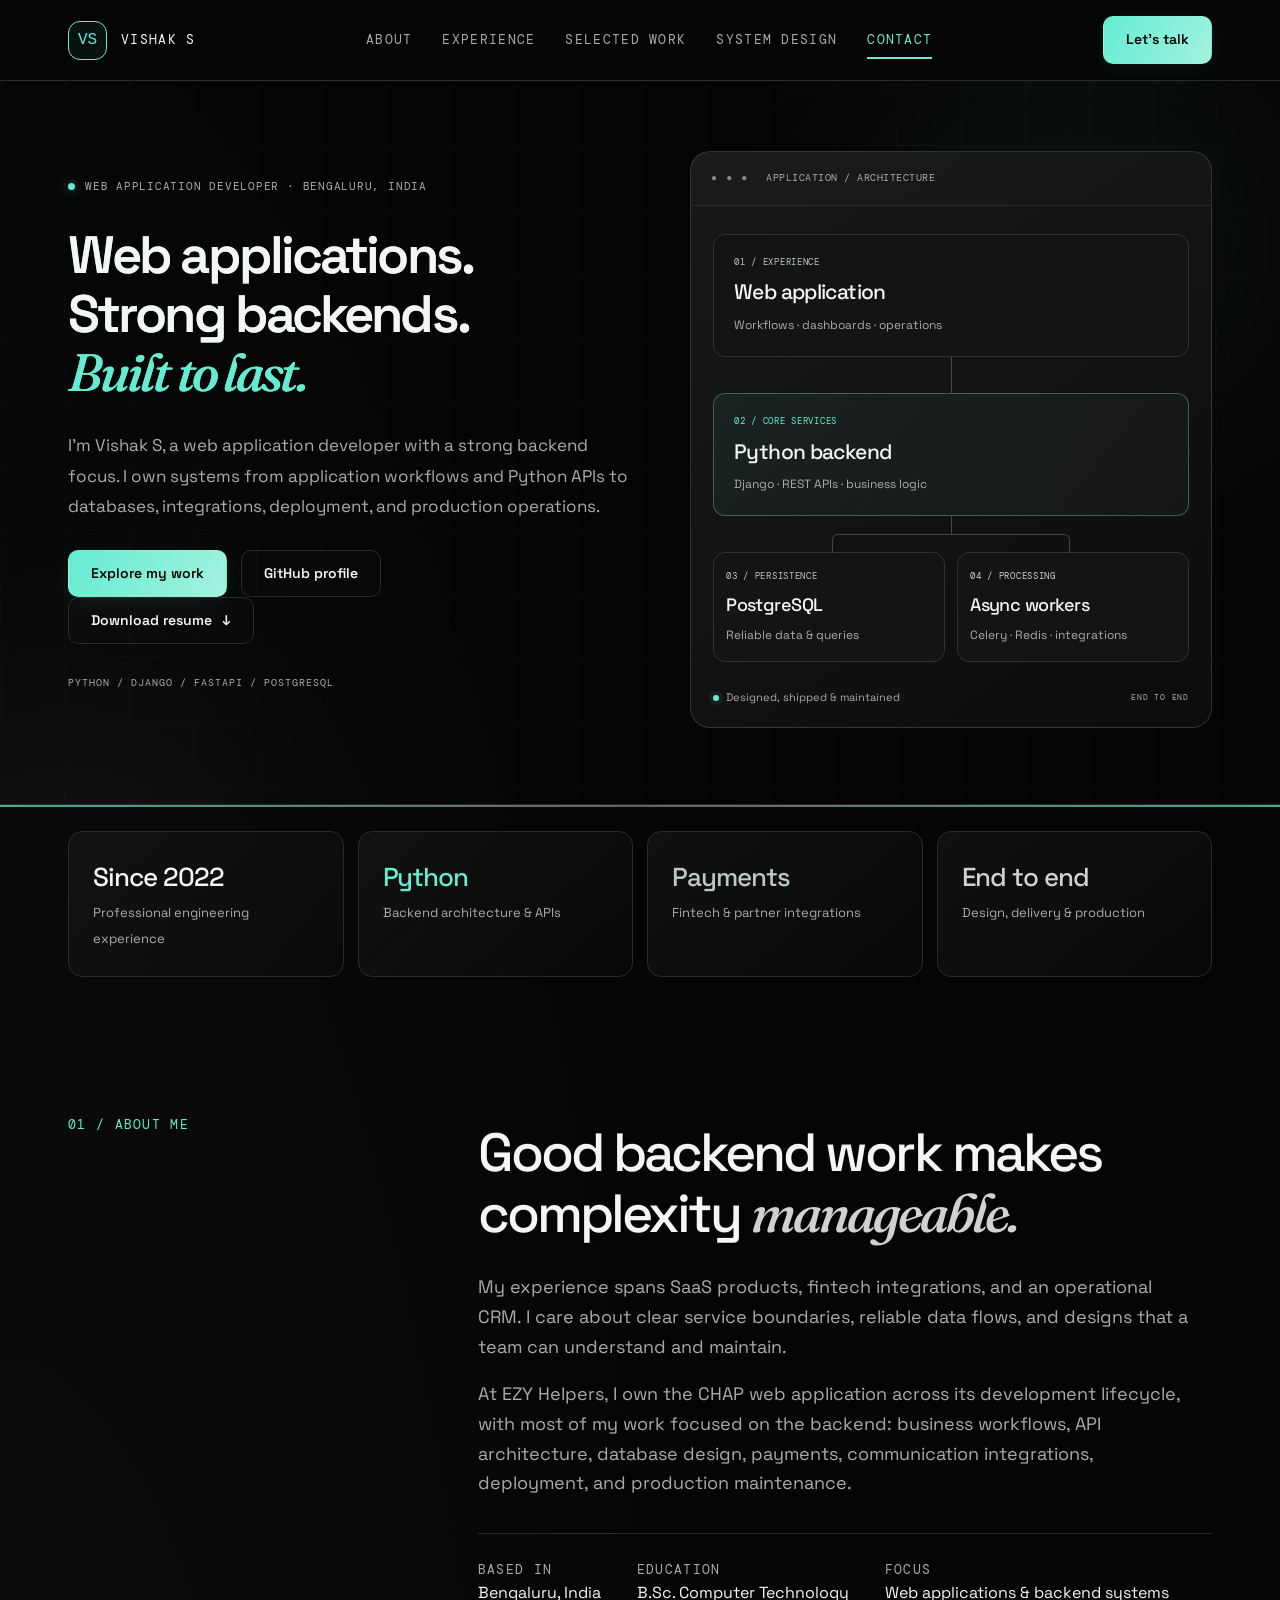
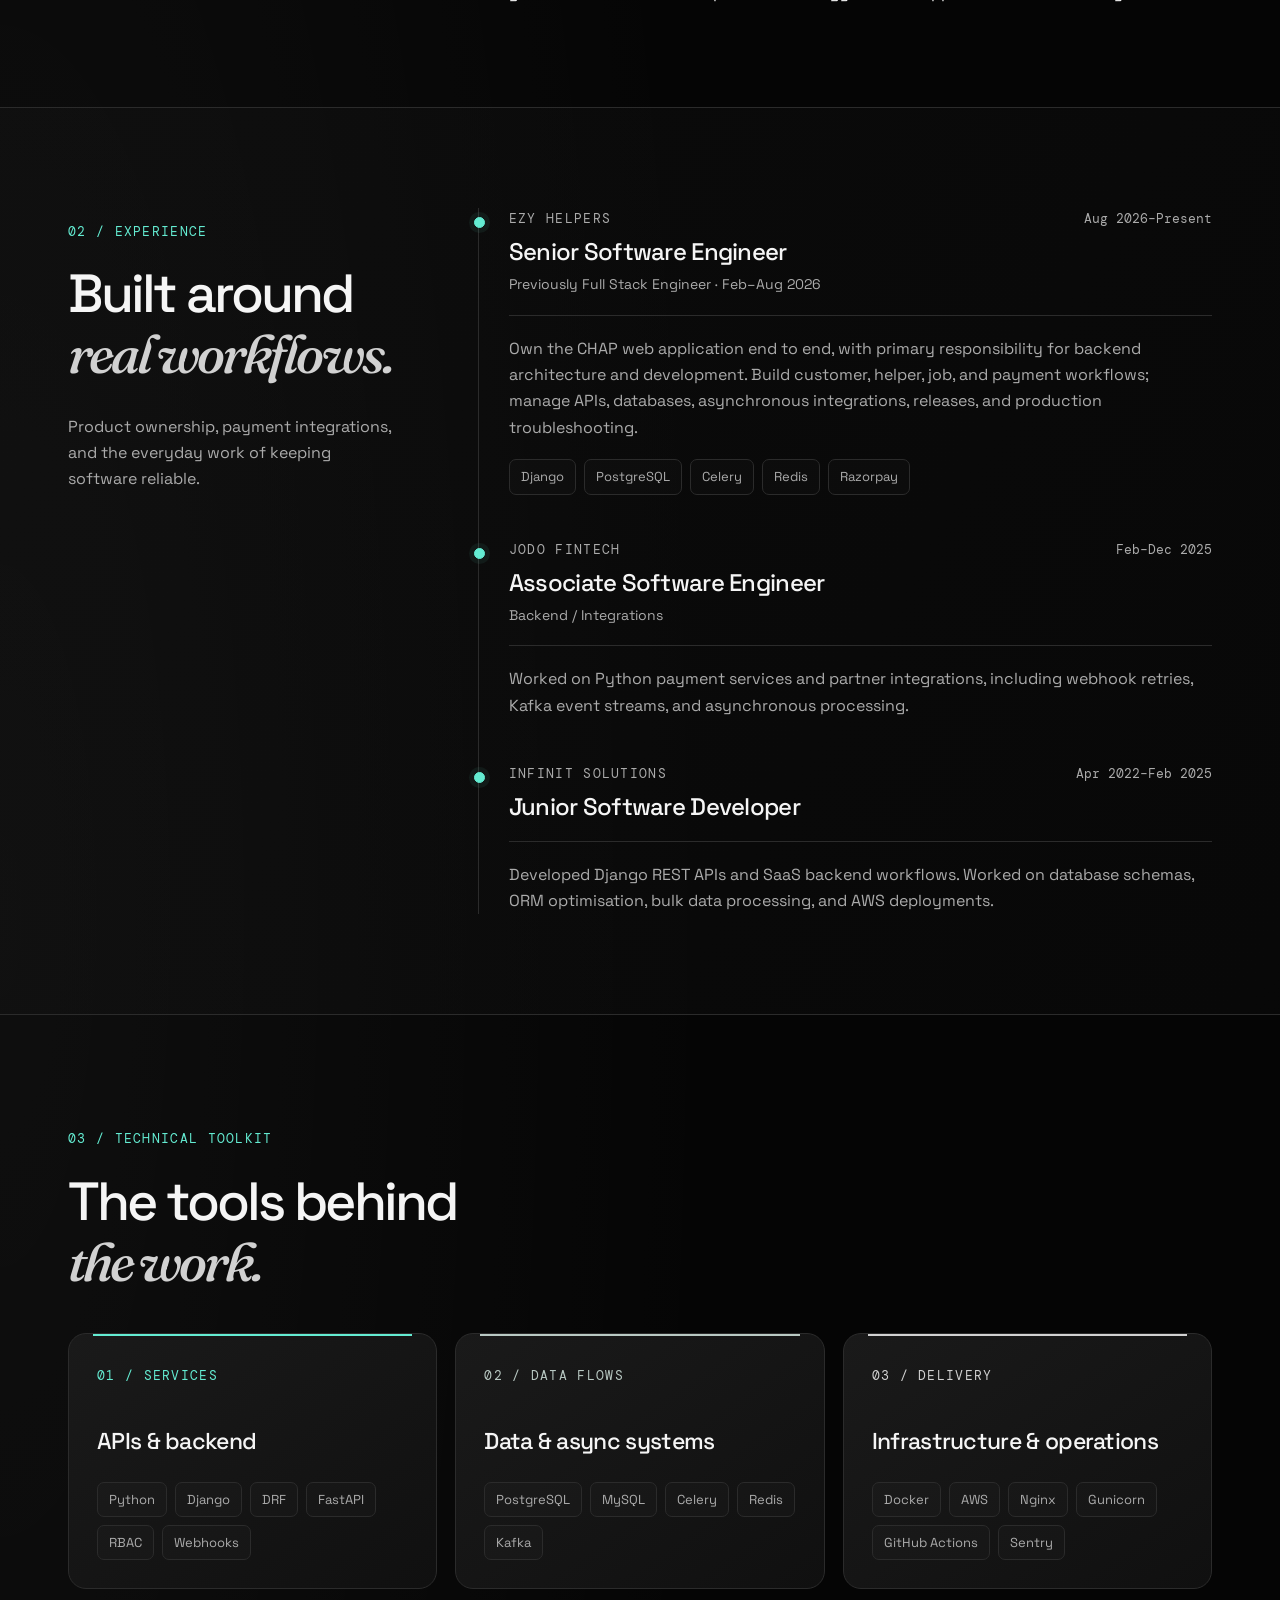
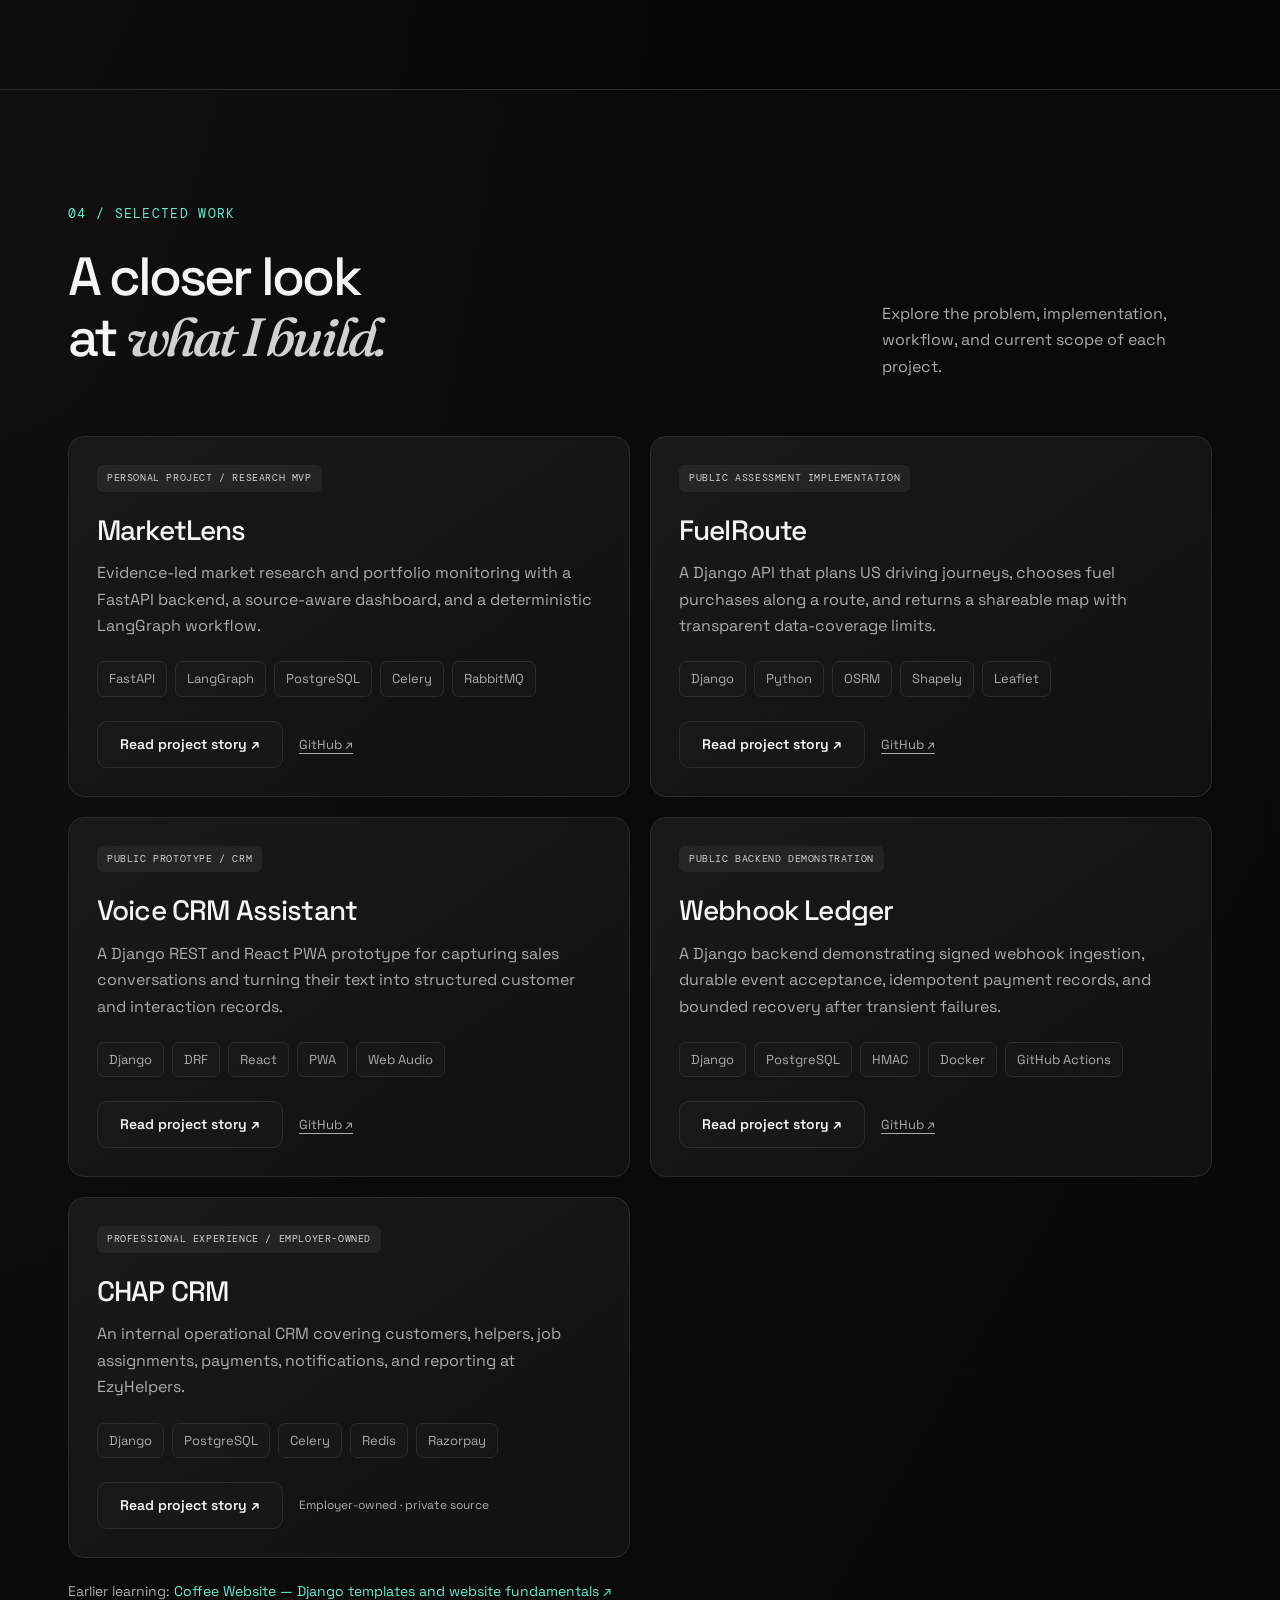
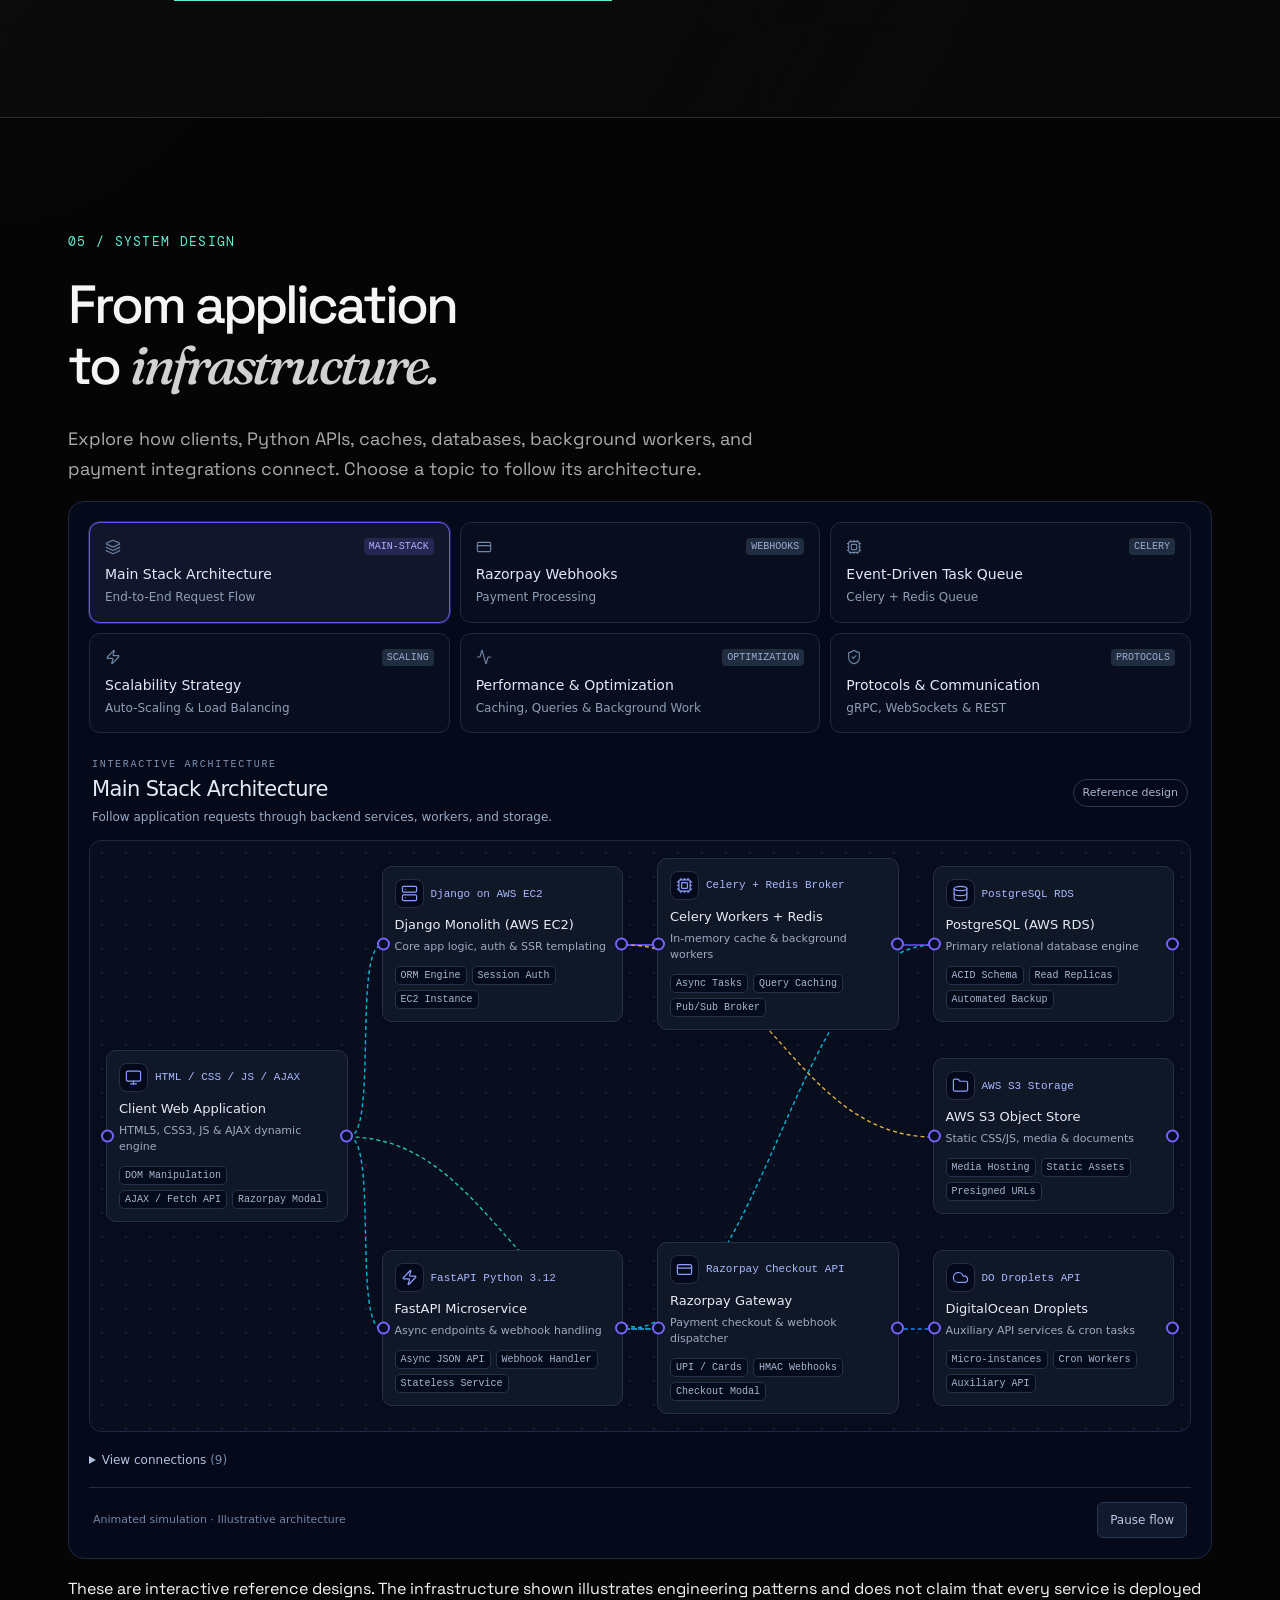
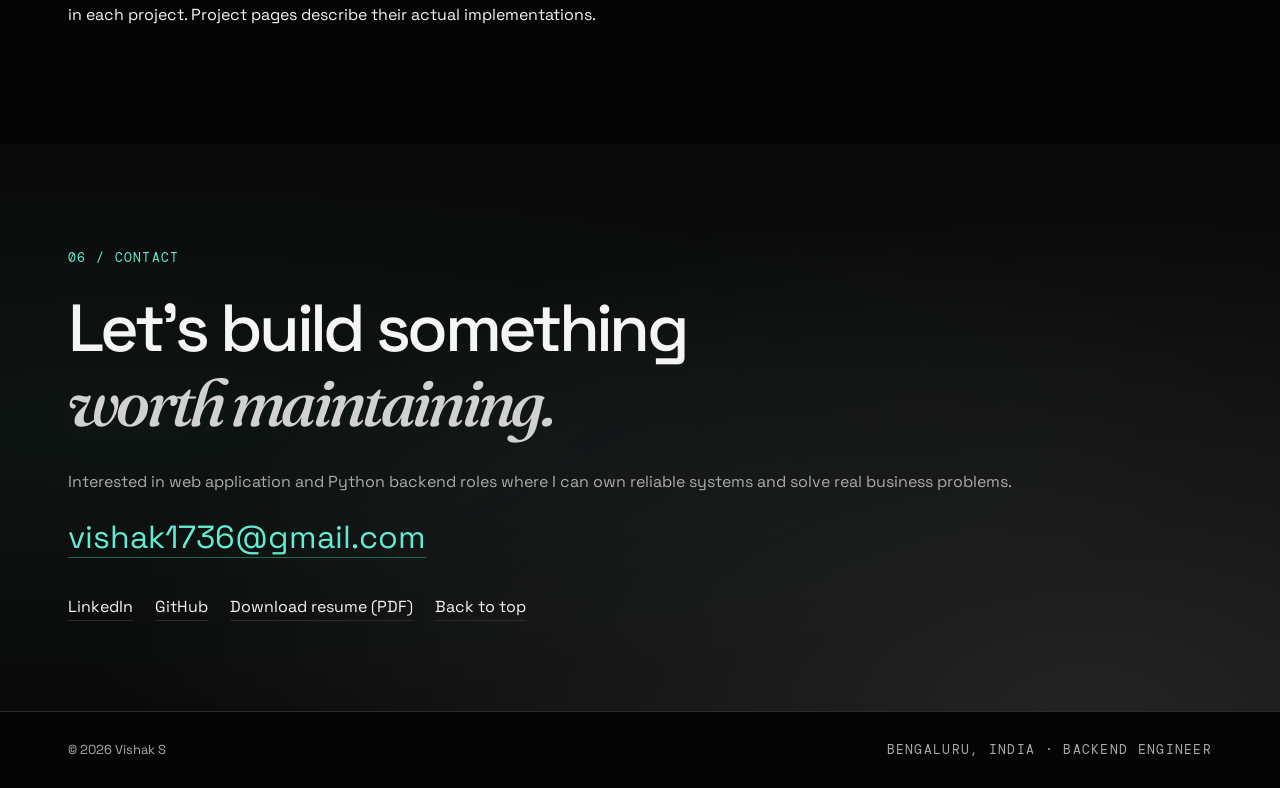
<file: docs/index.html>
<!doctype html>
<html lang="en">
<head>
<meta charset="utf-8"><meta name="viewport" content="width=device-width,initial-scale=1">
<title>Vishak S | Web Application Developer & Backend Engineer</title>
<meta name="description" content="Vishak S — Web Application Developer and Backend Engineer in Bengaluru. End-to-end system ownership, Python, Django, APIs, PostgreSQL, integrations and production delivery.">
<meta name="theme-color" content="#050505">
<link rel="icon" href="data:image/svg+xml,%3Csvg xmlns='http://www.w3.org/2000/svg' viewBox='0 0 40 40'%3E%3Crect width='40' height='40' fill='%230b100e'/%3E%3Ctext x='5' y='27' fill='%233adfa2' font-size='23' font-family='monospace'%3EVS%3C/text%3E%3C/svg%3E">
<link rel="preconnect" href="https://fonts.googleapis.com"><link rel="preconnect" href="https://fonts.gstatic.com" crossorigin>
<link href="https://fonts.googleapis.com/css2?family=DM+Mono:wght@400;500&family=Fraunces:ital,wght@1,500&family=Space+Grotesk:wght@400;500;600;700&display=swap" rel="stylesheet">
<style>
:root{--bg:#050505;--panel:#141414;--line:#2b2b2b;--text:#f4f3ec;--muted:#ababab;--green:#3adfa2;--gold:#edb95e}*{box-sizing:border-box}html{scroll-behavior:smooth;scroll-padding-top:100px}body{margin:0;background:var(--bg);color:var(--text);font-family:'Space Grotesk',Arial,sans-serif;font-size:16px;line-height:1.65}a{color:inherit;text-decoration:none}button{font:inherit;cursor:pointer}button,a{ -webkit-tap-highlight-color:transparent}button:focus-visible,a:focus-visible{outline:2px solid var(--green);outline-offset:6px}::selection{background:var(--green);color:var(--bg)}.wrap{max-width:1240px;margin:auto;padding:0 48px}.mono{font-family:'DM Mono',monospace;font-size:13px;letter-spacing:.1em;text-transform:uppercase}.muted{color:var(--muted)}.accent{color:var(--green)}.serif{font-family:'Fraunces',Georgia,serif;font-style:italic;font-weight:500}.skip{position:absolute;left:16px;top:-60px;z-index:30;background:var(--green);color:var(--bg);padding:10px}.skip:focus{top:10px}header{position:sticky;top:0;z-index:10;border-bottom:1px solid var(--line);background:#050505eb;backdrop-filter:blur(18px)}.nav{height:80px;display:flex;align-items:center;justify-content:space-between;gap:24px}.brand{display:flex;align-items:center;gap:14px}.mark{display:grid;place-items:center;width:39px;height:39px;border:1px solid var(--green);color:var(--green);font-family:monospace}.navlinks{display:flex;gap:30px}.navlinks a{font-size:13px;color:var(--muted)}.navlinks a:hover{color:var(--green)}.btn{display:inline-flex;align-items:center;justify-content:center;gap:10px;min-height:46px;padding:11px 22px;border:1px solid var(--green);background:var(--green);color:var(--bg);font-size:14px;font-weight:600}.btn.outline{background:transparent;color:var(--text);border-color:var(--line)}.btn:hover{filter:brightness(1.1)}.menu{display:none;background:transparent;border:1px solid var(--line);color:var(--text);padding:8px 14px;min-height:44px}.hero{position:relative;background:radial-gradient(ellipse at 90% 10%,#3adfa211,transparent 50%),linear-gradient(#f4f3ec06 1px,transparent 1px),linear-gradient(90deg,#f4f3ec06 1px,transparent 1px);background-size:auto,56px 56px,56px 56px;border-bottom:1px solid var(--line)}.hero-inner{padding-top:80px;padding-bottom:86px;display:grid;grid-template-columns:1.25fr .85fr;gap:70px;align-items:center}.eyebrow{display:flex;align-items:center;gap:10px;margin-bottom:30px}.eyebrow:before{content:'';width:20px;height:1px;background:var(--green)}h1{font-size:clamp(52px,6.6vw,87px);line-height:1.02;letter-spacing:-.06em;margin:18px 0 28px;font-weight:600}h1 span{color:var(--green)}.intro{max-width:500px;color:var(--muted);font-size:18px;line-height:1.8}.actions{display:flex;flex-wrap:wrap;gap:14px;margin-top:34px}.portrait{margin:0;border:1px solid #3adfa26e;padding:10px;background:var(--panel);box-shadow:14px 14px #3adfa211;position:relative}.portrait img{display:block;width:100%;height:440px;object-fit:cover;object-position:center 25%;filter:saturate(.85)}.portrait figcaption{display:flex;justify-content:space-between;gap:10px;padding:14px 7px 4px;font-size:12px}.hero-foot{margin-top:30px;color:var(--muted);font-size:13px}.signal{height:4px;background:repeating-linear-gradient(90deg,var(--green) 0 17px,transparent 17px 28px);opacity:.7}.facts{display:grid;grid-template-columns:repeat(4,1fr);border-bottom:1px solid var(--line)}.fact{padding:29px 24px;border-right:1px solid var(--line)}.fact:first-child{padding-left:0}.fact:last-child{border:0}.fact strong{display:block;font-size:29px;font-weight:500;letter-spacing:-.04em}.fact span{font-size:13px;color:var(--muted)}section.block{padding:100px 0}h2{font-size:clamp(36px,4.2vw,54px);letter-spacing:-.055em;line-height:1.12;font-weight:500;margin:22px 0 28px}h3{font-weight:500;letter-spacing:-.03em;line-height:1.3}.split{display:grid;grid-template-columns:.62fr 1.38fr;gap:80px}.bodycopy{max-width:710px;color:var(--muted);font-size:18px}.about-meta{display:flex;flex-wrap:wrap;gap:36px;border-top:1px solid var(--line);margin-top:35px;padding-top:25px}.about-meta p{margin:0}.band{border-block:1px solid var(--line);background:#1414145f}.jobs{border-left:1px solid var(--line);padding-left:30px}.job{position:relative;margin-bottom:44px}.job:last-child{margin-bottom:0}.job:before{content:'';position:absolute;width:9px;height:9px;border:1px solid var(--green);background:var(--bg);left:-35px;top:9px}.job-top{display:flex;flex-wrap:wrap;justify-content:space-between;gap:12px;padding-bottom:18px;border-bottom:1px solid var(--line)}.job h3{font-size:24px;margin:7px 0 0}.job p{color:var(--muted);margin:20px 0 0}.date{font-family:'DM Mono',monospace;font-size:13px;color:var(--muted)}.subrole{color:var(--muted);font-size:14px;margin-top:6px}.skills{display:grid;grid-template-columns:repeat(3,1fr);gap:18px;margin-top:40px}.skill{border:1px solid var(--line);background:var(--panel);padding:28px}.skill h3{font-size:23px;margin:38px 0 25px}.chips{display:flex;flex-wrap:wrap;gap:8px}.chip{border:1px solid var(--line);font-size:14px;padding:6px 11px;color:var(--muted)}.projects{display:grid;grid-template-columns:.85fr 1.15fr;gap:42px;margin-top:45px}.project-list{display:flex;flex-direction:column}.project-tab{background:transparent;border:0;border-bottom:1px solid var(--line);color:var(--muted);display:flex;align-items:center;gap:20px;text-align:left;padding:24px 4px;font-size:19px}.project-tab[aria-selected=true]{color:var(--green)}.project-tab .mono{color:var(--green)}.project-detail{border:1px solid #3adfa26e;background:var(--bg);padding:35px;min-height:395px;display:flex;flex-direction:column;align-items:flex-start}.project-detail h3{font-size:39px;line-height:1.05;margin:36px 0 18px}.project-detail p{color:var(--muted);margin:0 0 22px}.project-detail .chips{margin-bottom:28px}.project-detail .btn{margin-top:auto}.status{color:var(--gold);font-size:13px}.section-head{display:flex;gap:35px;justify-content:space-between;align-items:end}.section-head>p{max-width:330px}.sandbox{margin-top:42px;border:1px solid var(--line);background:var(--bg);padding:30px}.sandbox-head{display:flex;flex-wrap:wrap;align-items:center;justify-content:space-between;gap:20px}.pipeline{display:grid;grid-template-columns:repeat(4,1fr);gap:12px;margin:28px 0}.stage{border:1px solid var(--line);padding:18px;color:var(--muted);font-family:'DM Mono',monospace;font-size:14px}.stage.active{border-color:var(--green);color:var(--green)}.console{background:#080808;border-top:1px solid var(--line);padding:18px;font:14px/1.9 'DM Mono',monospace;min-height:80px;color:var(--muted)}.sandbox-actions{display:flex;gap:12px;flex-wrap:wrap;margin:20px 0}.sandbox button:disabled{opacity:.5;cursor:wait}.contact{padding:90px 0;background:linear-gradient(#ffffff05 1px,transparent 1px),linear-gradient(90deg,#ffffff05 1px,transparent 1px);background-size:40px 40px}.contact h2{max-width:730px;font-size:clamp(40px,5.2vw,70px)}.email{font-size:clamp(20px,3vw,32px);color:var(--green);border-bottom:1px solid #3adfa266;overflow-wrap:anywhere}.contact-links{display:flex;flex-wrap:wrap;gap:22px;margin-top:30px}.contact-links a{border-bottom:1px solid var(--line)}footer{border-top:1px solid var(--line);padding:27px 0;color:var(--muted);font-size:13px}.footer-row{display:flex;justify-content:space-between;gap:20px}.reveal{animation:arrive .6s both}@keyframes arrive{from{opacity:0;transform:translateY(15px)}to{opacity:1;transform:none}}@media(max-width:950px){.wrap{padding:0 30px}.hero-inner{gap:35px;grid-template-columns:1.15fr .85fr}.portrait img{height:370px}.split{gap:35px}.brand-name{display:none}.navlinks{gap:20px}.skills{gap:12px}.skill{padding:20px}.projects{gap:25px}}@media(max-width:700px){.wrap{padding:0 22px}.nav{height:70px}.nav>.btn{display:none}.menu{display:block}.navlinks{display:none;position:absolute;top:70px;left:0;right:0;flex-direction:column;background:var(--bg);border-bottom:1px solid var(--line);padding:22px}.navlinks.open{display:flex}.navlinks a{font-size:16px;padding:5px}.hero-inner{padding-top:55px;padding-bottom:60px;grid-template-columns:1fr;gap:48px}.hero h1{font-size:clamp(48px,12vw,75px)}.intro{font-size:17px}.portrait{max-width:410px;width:100%;justify-self:center}.portrait img{height:410px}.facts{grid-template-columns:1fr 1fr}.fact{padding:20px 10px}.fact:first-child{padding-left:10px}.fact:nth-child(2){border-right:0}.fact:nth-child(-n+2){border-bottom:1px solid var(--line)}section.block{padding:68px 0}.split,.skills,.projects{grid-template-columns:1fr;gap:25px}.split>div:first-child h2{max-width:470px}.section-head{display:block}.skill h3{margin-top:25px}.project-detail{padding:26px;min-height:380px}.project-detail h3{font-size:34px}.project-tab{padding:20px 4px}.pipeline{grid-template-columns:1fr 1fr}.sandbox{padding:20px}.sandbox .stage{font-size:13px}.footer-row{flex-direction:column;gap:5px}.contact{padding:65px 0}}@media(prefers-reduced-motion:reduce){html{scroll-behavior:auto}*{animation:none!important;transition:none!important}}

/* Portfolio visual refresh */
:root{--bg:#050505;--panel:#141414;--line:#2b2b2b;--text:#f5f5f5;--muted:#ababab;--green:#64ecd2;--gold:#d1d1d1}
body{background:radial-gradient(ellipse at 0 35%,#ffffff0a,transparent 40%),var(--bg)}
header{background:#050505db}.mark{border-radius:12px;background:#64ecd210}.btn{border-radius:10px;background:linear-gradient(120deg,#64ecd2,#a3f2dd);border-color:transparent;box-shadow:0 5px 24px #64ecd216;transition:transform .25s,box-shadow .25s,background .25s}
.btn:hover{transform:translateY(-3px);box-shadow:0 8px 30px #64ecd22e}.btn.outline{border-color:var(--line);box-shadow:none;background:#ffffff03}.btn.outline:hover{border-color:var(--green);background:#64ecd20a}
.navlinks a{position:relative;transition:color .2s}.navlinks a:after{content:'';position:absolute;left:0;right:0;bottom:-8px;height:2px;background:var(--green);transform:scaleX(0);transform-origin:left;transition:transform .25s}.navlinks a:hover:after,.navlinks a[aria-current]:after{transform:scaleX(1)}.navlinks a[aria-current]{color:var(--green)}
.hero{isolation:isolate;overflow:hidden;background:linear-gradient(#ffffff04 1px,transparent 1px),linear-gradient(90deg,#ffffff04 1px,transparent 1px);background-size:64px 64px}
.hero:before,.hero:after{content:'';position:absolute;z-index:-1;pointer-events:none;width:640px;height:640px;border-radius:50%;filter:blur(75px);opacity:.32;animation:aurora 14s ease-in-out infinite alternate}
.hero:before{background:radial-gradient(circle,#244038,transparent 68%);right:-110px;top:-160px}.hero:after{background:radial-gradient(circle,#303030,transparent 68%);left:-250px;bottom:-400px;animation-delay:-7s}
.hero-inner{padding-top:86px;padding-bottom:94px}.eyebrow{font-size:11px;letter-spacing:.08em}.eyebrow:before{height:7px;width:7px;border-radius:50%;box-shadow:0 0 12px #64ecd28a}
h1 span{background:linear-gradient(100deg,#64ecd2 10%,#b5f1df 60%,#f5f5f5);background-clip:text;-webkit-background-clip:text;color:transparent}
.portrait{border-radius:24px;padding:12px;border-color:#76cddd55;background:linear-gradient(140deg,#222222,#111111);box-shadow:0 24px 80px #0005,14px 14px 0 #ffffff08;transform:rotate(2deg);transition:transform .5s,box-shadow .5s}
.portrait:hover{transform:rotate(0);box-shadow:0 26px 90px #64ecd219}.portrait img{border-radius:15px;filter:saturate(.95)}.portrait figcaption{font-size:10px;letter-spacing:.07em;padding-block:16px 5px}.portrait.reveal{animation:portrait-arrive .9s both}
.signal{height:2px;background:linear-gradient(90deg,#64ecd2,#8b8b8b,#64ecd2);opacity:.7}
.facts{gap:14px;border:0;padding-block:24px}.fact,.fact:first-child{padding:24px;border:1px solid var(--line);border-radius:14px;background:linear-gradient(140deg,#19191999,#10101055)}.fact:last-child{border:1px solid var(--line)}.fact strong{font-size:26px}.fact:nth-child(2) strong{color:#64ecd2}.fact:nth-child(3) strong{color:#b9c9c3}.fact:nth-child(4) strong{color:#d1d1d1}
.band{background:linear-gradient(120deg,#17171755,#10101044)}.skill{border-radius:18px;position:relative;overflow:hidden;background:linear-gradient(145deg,#1a1a1a,#101010);transition:transform .3s,border-color .3s,box-shadow .3s}.skill:hover{transform:translateY(-7px);border-color:#64ecd280;box-shadow:0 18px 38px #0003}.skill:before{content:'';position:absolute;top:0;left:24px;right:24px;height:2px;background:#64ecd2}.skill:nth-child(2):before{background:#b9c9c3}.skill:nth-child(3):before{background:#d1d1d1}.skill:nth-child(2) .accent{color:#b9c9c3}.skill:nth-child(3) .accent{color:#d1d1d1}
.chip{border-radius:7px;background:#ffffff03;font-size:13px}.job:before{border-radius:50%;background:var(--green);box-shadow:0 0 0 5px #64ecd211}.job{transition:opacity .3s}
.project-list{gap:10px}.project-tab{border:1px solid transparent;border-radius:12px;padding:22px 18px;transition:background .25s,border-color .25s,transform .25s}.project-tab:hover{background:#ffffff04;transform:translateX(4px)}.project-tab[aria-selected=true]{background:linear-gradient(100deg,#64ecd214,#b9c9c309);border-color:#64ecd240}
.project-detail{border-radius:20px;border-color:#75757555;background:radial-gradient(ellipse at top right,#ffffff17,transparent 70%),linear-gradient(140deg,#1b1b1b,#101010);box-shadow:0 20px 50px #0002}.status{padding:5px 10px;border-radius:6px;background:#d1d1d112}.panel-change{animation:arrive .35s both}
.sandbox{border-radius:20px;background:linear-gradient(140deg,#191919,#101010)}.stage{border-radius:10px;transition:background .3s,border-color .3s,box-shadow .3s}.stage.active{background:#64ecd20b;box-shadow:0 0 22px #64ecd20c}.console{border-radius:10px;background:#050505}
.contact{background:radial-gradient(ellipse at 85% 100%,#ffffff1c,transparent 65%),radial-gradient(ellipse at 10% 50%,#64ecd20d,transparent 70%),#090909}.contact-links a{transition:color .2s}.contact-links a:hover{color:var(--green)}
.scroll-progress{position:fixed;top:0;left:0;width:100%;height:3px;transform:scaleX(0);transform-origin:left;z-index:50;pointer-events:none;background:linear-gradient(90deg,#64ecd2,#b5f1df)}
@keyframes aurora{to{transform:translate(70px,35px) scale(1.12)}}@keyframes portrait-arrive{from{opacity:0;transform:translateY(22px) rotate(0)}to{opacity:1;transform:rotate(2deg)}}
@media(prefers-reduced-motion:no-preference){.scroll-reveal{opacity:0;transform:translateY(24px);transition:opacity .7s,transform .7s}.scroll-reveal.visible{opacity:1;transform:none}}
@media(max-width:700px){.hero-inner{padding-top:52px;padding-bottom:62px}.hero h1{font-size:clamp(45px,11.7vw,75px)}.portrait{transform:rotate(1deg)}.portrait img{height:auto;aspect-ratio:1 / 1.1;object-fit:cover}.facts{gap:10px}.fact,.fact:first-child{padding:18px 14px}.fact strong{font-size:22px}.fact:nth-child(2){border-right:1px solid var(--line)}.eyebrow{font-size:10px}.project-tab{font-size:17px;padding:18px 14px}.hero:before,.hero:after{width:420px;height:420px}.skill:hover{transform:none}}
@media(prefers-reduced-motion:reduce){.scroll-reveal{opacity:1;transform:none}.portrait.reveal{animation:none}.hero:before,.hero:after{animation:none}.btn:hover,.project-tab:hover{transform:none}}


.architecture{border:1px solid #75757555;border-radius:20px;background:linear-gradient(145deg,#191919,#0c0c0c);box-shadow:0 30px 80px #0004;overflow:hidden;min-width:0}.architecture-top{display:flex;align-items:center;gap:16px;border-bottom:1px solid var(--line);padding:18px 20px;background:#ffffff02}.architecture-top .mono{font-size:10px;letter-spacing:.05em;color:var(--muted)}.window-dots{color:#888888;letter-spacing:3px;font-size:10px;white-space:nowrap}.architecture-body{padding:28px 22px 20px}.arch-node{position:relative;display:flex;flex-direction:column;gap:6px;background:#141414;border:1px solid #333333;border-radius:12px;padding:20px;transition:border-color .3s,transform .3s}.arch-node:hover{border-color:var(--green);transform:translateY(-3px)}.arch-node .mono{font-size:9px;letter-spacing:.08em;color:#b9c9c3}.arch-node strong{font-size:21px;font-weight:500;letter-spacing:-.03em}.arch-node>span:last-child{font-size:12px;color:var(--muted)}.arch-api{background:linear-gradient(110deg,#64ecd211,#b9c9c30a);border-color:#64ecd25a}.arch-api .mono{color:var(--green)}.flow-line{height:36px;width:1px;background:#3d4a45;margin:auto;position:relative;overflow:hidden}.flow-line:after{content:'';position:absolute;top:-15px;height:14px;width:1px;background:var(--green);box-shadow:0 0 8px var(--green);animation:flow 2.4s linear infinite}.arch-branches{display:grid;grid-template-columns:1fr 1fr;gap:12px;padding-top:36px;position:relative}.arch-branches:before{content:'';position:absolute;top:0;left:50%;height:18px;width:1px;background:#3d4a45}.arch-branches:after{content:'';position:absolute;top:18px;height:18px;left:25%;right:25%;border:1px solid #3d4a45;border-bottom:0;border-radius:6px 6px 0 0}.arch-branches .arch-node{padding:16px 12px}.arch-branches strong{font-size:18px}.arch-branches .arch-node:last-child .mono{color:var(--gold)}.architecture-footer{display:flex;align-items:center;gap:7px;padding-top:26px;color:var(--muted);font-size:11px}.architecture-footer .mono{margin-left:auto;font-size:8px}.system-dot{width:6px;height:6px;background:var(--green);border-radius:50%;box-shadow:0 0 0 4px #64ecd211}.hero h1{font-size:clamp(48px,5.9vw,79px)}.hero-inner{grid-template-columns:1.15fr 1fr;gap:58px}.hero-foot{font-size:11px}.architecture.reveal{animation:arrive .9s both}@keyframes flow{to{transform:translateY(65px)}}@media(max-width:950px){.hero-inner{gap:28px}.architecture-body{padding:22px 16px}.arch-node{padding:16px}.arch-branches strong{font-size:16px}.architecture-footer .mono{display:none}}@media(max-width:700px){.hero-inner{grid-template-columns:1fr;gap:40px}.hero h1{font-size:clamp(44px,11.5vw,70px)}.architecture{width:100%}.architecture-top{padding:16px}.arch-branches .arch-node>span:last-child{font-size:11px}}@media(prefers-reduced-motion:reduce){.flow-line:after{animation:none;top:12px}.arch-node:hover{transform:none}}


</style>
<link rel="stylesheet" href="assets/system-design.css">
<link rel="stylesheet" href="assets/project-pages.css">
<script src="assets/portfolio-icons.js" defer></script>
<script src="assets/system-design.js" defer></script>
<link rel="stylesheet" href="assets/portfolio-responsive.css">
</head>
<body>
<div class="scroll-progress" aria-hidden="true"></div>
<a class="skip" href="#main">Skip to content</a>
<header><div class="wrap nav"><a href="#top" class="brand" aria-label="Vishak S home"><span class="mark">VS</span><span class="mono brand-name">Vishak S</span></a><nav class="navlinks" id="navigation" aria-label="Main navigation"><a class="mono" href="#about">About</a><a class="mono" href="#experience">Experience</a><a class="mono" href="#work">Selected work</a><a class="mono" href="#systems">System design</a><a class="mono" href="#contact">Contact</a></nav><a class="btn" href="mailto:vishak1736@gmail.com">Let’s talk</a><button class="menu" aria-expanded="false" aria-controls="navigation" id="menu">Menu</button></div></header>
<main id="main"><div id="top" class="hero"><div class="wrap hero-inner"><div class="reveal"><div class="eyebrow mono muted">Web Application Developer · Bengaluru, India</div><h1><span class="headline-line">Web applications.</span><span class="headline-line">Strong backends.</span><span class="headline-line serif">Built to last.</span></h1><p class="intro">I’m Vishak S, a web application developer with a strong backend focus. I own systems from application workflows and Python APIs to databases, integrations, deployment, and production operations.</p><div class="actions"><a class="btn" href="#work">Explore my work</a><a class="btn outline" href="https://github.com/Vyshak1736" target="_blank" rel="noopener noreferrer">GitHub profile</a></div><a class="btn outline" href="assets/Vishak_S_Backend_Engineer_Resume.pdf" download="Vishak_S_Backend_Engineer_Resume.pdf">Download resume <span aria-hidden="true">↓</span></a><p class="hero-foot mono">Python / Django / FastAPI / PostgreSQL</p></div><div class="architecture reveal" role="img" aria-label="Application architecture: web application connects to Python APIs, PostgreSQL and asynchronous workers."><div class="architecture-top"><span class="window-dots" aria-hidden="true">● ● ●</span><span class="mono">application / architecture</span></div><div class="architecture-body"><div class="arch-node arch-client"><span class="mono">01 / Experience</span><strong>Web application</strong><span>Workflows · dashboards · operations</span></div><div class="flow-line" aria-hidden="true"></div><div class="arch-node arch-api"><span class="mono">02 / Core services</span><strong>Python backend</strong><span>Django · REST APIs · business logic</span></div><div class="arch-branches"><div class="arch-node"><span class="mono">03 / Persistence</span><strong>PostgreSQL</strong><span>Reliable data & queries</span></div><div class="arch-node"><span class="mono">04 / Processing</span><strong>Async workers</strong><span>Celery · Redis · integrations</span></div></div><div class="architecture-footer"><span class="system-dot" aria-hidden="true"></span>Designed, shipped & maintained<span class="mono">END TO END</span></div></div></div></div></div><div class="signal"></div>
<div class="wrap"><div class="facts"><div class="fact"><strong>Since 2022</strong><span>Professional engineering experience</span></div><div class="fact"><strong>Python</strong><span>Backend architecture & APIs</span></div><div class="fact"><strong>Payments</strong><span>Fintech & partner integrations</span></div><div class="fact"><strong>End to end</strong><span>Design, delivery & production</span></div></div></div>
<section id="about" class="block"><div class="wrap split"><div><p class="mono accent">01 / About me</p></div><div><h2>Good backend work makes<br>complexity <span class="serif" style="color:var(--gold)">manageable.</span></h2><p class="bodycopy">My experience spans SaaS products, fintech integrations, and an operational CRM. I care about clear service boundaries, reliable data flows, and designs that a team can understand and maintain.</p><p class="bodycopy">At EZY Helpers, I own the CHAP web application across its development lifecycle, with most of my work focused on the backend: business workflows, API architecture, database design, payments, communication integrations, deployment, and production maintenance.</p><div class="about-meta"><div><p class="mono muted">Based in</p><p>Bengaluru, India</p></div><div><p class="mono muted">Education</p><p>B.Sc. Computer Technology</p></div><div><p class="mono muted">Focus</p><p>Web applications & backend systems</p></div></div></div></div></section>
<section id="experience" class="block band"><div class="wrap split"><div><p class="mono accent">02 / Experience</p><h2>Built around<br><span class="serif" style="color:var(--gold)">real workflows.</span></h2><p class="muted">Product ownership, payment integrations, and the everyday work of keeping software reliable.</p></div><div class="jobs"><article class="job"><div class="job-top"><div><p class="mono accent" style="margin:0">EZY Helpers</p><h3>Senior Software Engineer</h3><div class="subrole">Previously Full Stack Engineer · Feb–Aug 2026</div></div><span class="date">Aug 2026–Present</span></div><p>Own the CHAP web application end to end, with primary responsibility for backend architecture and development. Build customer, helper, job, and payment workflows; manage APIs, databases, asynchronous integrations, releases, and production troubleshooting.</p><div class="chips" style="margin-top:18px"><span class="chip">Django</span><span class="chip">PostgreSQL</span><span class="chip">Celery</span><span class="chip">Redis</span><span class="chip">Razorpay</span></div></article><article class="job"><div class="job-top"><div><p class="mono accent" style="margin:0">Jodo Fintech</p><h3>Associate Software Engineer</h3><div class="subrole">Backend / Integrations</div></div><span class="date">Feb–Dec 2025</span></div><p>Worked on Python payment services and partner integrations, including webhook retries, Kafka event streams, and asynchronous processing.</p></article><article class="job"><div class="job-top"><div><p class="mono accent" style="margin:0">Infinit Solutions</p><h3>Junior Software Developer</h3></div><span class="date">Apr 2022–Feb 2025</span></div><p>Developed Django REST APIs and SaaS backend workflows. Worked on database schemas, ORM optimisation, bulk data processing, and AWS deployments.</p></article></div></div></section>
<section id="skills" class="block"><div class="wrap"><p class="mono accent">03 / Technical toolkit</p><h2>The tools behind<br><span class="serif" style="color:var(--gold)">the work.</span></h2><div class="skills"><article class="skill"><span class="mono accent">01 / Services</span><h3>APIs & backend</h3><div class="chips"><span class="chip">Python</span><span class="chip">Django</span><span class="chip">DRF</span><span class="chip">FastAPI</span><span class="chip">RBAC</span><span class="chip">Webhooks</span></div></article><article class="skill"><span class="mono accent">02 / Data flows</span><h3>Data & async systems</h3><div class="chips"><span class="chip">PostgreSQL</span><span class="chip">MySQL</span><span class="chip">Celery</span><span class="chip">Redis</span><span class="chip">Kafka</span></div></article><article class="skill"><span class="mono accent">03 / Delivery</span><h3>Infrastructure & operations</h3><div class="chips"><span class="chip">Docker</span><span class="chip">AWS</span><span class="chip">Nginx</span><span class="chip">Gunicorn</span><span class="chip">GitHub Actions</span><span class="chip">Sentry</span></div></article></div></div></section>
<section id="work" class="block band"><div class="wrap"><div class="section-head"><div><p class="mono accent">04 / Selected work</p><h2>A closer look<br>at <span class="serif" style="color:var(--gold)">what I build.</span></h2></div><p class="muted">Explore the problem, implementation, workflow, and current scope of each project.</p></div><div class="project-grid"><article class="work-card"><span class="mono status">Personal project / Research MVP</span><h3>MarketLens</h3><p>Evidence-led market research and portfolio monitoring with a FastAPI backend, a source-aware dashboard, and a deterministic LangGraph workflow.</p><div class="chips"><span class="chip">FastAPI</span><span class="chip">LangGraph</span><span class="chip">PostgreSQL</span><span class="chip">Celery</span><span class="chip">RabbitMQ</span></div><div class="card-links"><a class="btn outline" href="projects/marketlens.html" aria-label="Read about MarketLens">Read project story ↗</a><a class="repo-link" href="https://github.com/Vyshak1736/MarketLens" target="_blank" rel="noopener noreferrer">GitHub ↗</a></div></article><article class="work-card"><span class="mono status">Public assessment implementation</span><h3>FuelRoute</h3><p>A Django API that plans US driving journeys, chooses fuel purchases along a route, and returns a shareable map with transparent data-coverage limits.</p><div class="chips"><span class="chip">Django</span><span class="chip">Python</span><span class="chip">OSRM</span><span class="chip">Shapely</span><span class="chip">Leaflet</span></div><div class="card-links"><a class="btn outline" href="projects/fuelroute.html" aria-label="Read about FuelRoute">Read project story ↗</a><a class="repo-link" href="https://github.com/Vyshak1736/FuelRoute" target="_blank" rel="noopener noreferrer">GitHub ↗</a></div></article><article class="work-card"><span class="mono status">Public prototype / CRM</span><h3>Voice CRM Assistant</h3><p>A Django REST and React PWA prototype for capturing sales conversations and turning their text into structured customer and interaction records.</p><div class="chips"><span class="chip">Django</span><span class="chip">DRF</span><span class="chip">React</span><span class="chip">PWA</span><span class="chip">Web Audio</span></div><div class="card-links"><a class="btn outline" href="projects/voice-crm.html" aria-label="Read about Voice CRM Assistant">Read project story ↗</a><a class="repo-link" href="https://github.com/Vyshak1736/Voice-CRM-Assistant" target="_blank" rel="noopener noreferrer">GitHub ↗</a></div></article><article class="work-card"><span class="mono status">Public backend demonstration</span><h3>Webhook Ledger</h3><p>A Django backend demonstrating signed webhook ingestion, durable event acceptance, idempotent payment records, and bounded recovery after transient failures.</p><div class="chips"><span class="chip">Django</span><span class="chip">PostgreSQL</span><span class="chip">HMAC</span><span class="chip">Docker</span><span class="chip">GitHub Actions</span></div><div class="card-links"><a class="btn outline" href="projects/webhook-ledger.html" aria-label="Read about Webhook Ledger">Read project story ↗</a><a class="repo-link" href="https://github.com/Vyshak1736/portfolio/tree/main/projects/webhook-ledger" target="_blank" rel="noopener noreferrer">GitHub ↗</a></div></article><article class="work-card"><span class="mono status">Professional experience / Employer-owned</span><h3>CHAP CRM</h3><p>An internal operational CRM covering customers, helpers, job assignments, payments, notifications, and reporting at EzyHelpers.</p><div class="chips"><span class="chip">Django</span><span class="chip">PostgreSQL</span><span class="chip">Celery</span><span class="chip">Redis</span><span class="chip">Razorpay</span></div><div class="card-links"><a class="btn outline" href="projects/chap-crm.html" aria-label="Read about CHAP CRM">Read project story ↗</a><span class="muted" style="font-size:12px">Employer-owned · private source</span></div></article></div><p class="learning-note">Earlier learning: <a href="projects/coffee-website.html">Coffee Website — Django templates and website fundamentals ↗</a></p></div></section>
<section id="systems" class="block"><div class="wrap"><p class="mono accent">05 / System design</p><h2>From application<br>to <span class="serif" style="color:var(--gold)">infrastructure.</span></h2><p class="bodycopy">Explore how clients, Python APIs, caches, databases, background workers, and payment integrations connect. Choose a topic to follow its architecture.</p><div id="portfolio-system">

<div class="tabs" role="tablist" aria-label="System architecture topics">
<button type="button" class="tab " role="tab" aria-selected="true" aria-controls="ps-board" id="ps-main" data-key="main"><span class="tab-top"><i data-lucide="layers" aria-hidden="true"></i><span class="tag">MAIN-STACK</span></span><strong>Main Stack Architecture</strong><small>End-to-End Request Flow</small></button>
<button type="button" class="tab " role="tab" aria-selected="false" aria-controls="ps-board" id="ps-payment" data-key="payment"><span class="tab-top"><i data-lucide="credit-card" aria-hidden="true"></i><span class="tag">WEBHOOKS</span></span><strong>Razorpay Webhooks</strong><small>Payment Processing</small></button>
<button type="button" class="tab " role="tab" aria-selected="false" aria-controls="ps-board" id="ps-queue" data-key="queue"><span class="tab-top"><i data-lucide="cpu" aria-hidden="true"></i><span class="tag">CELERY</span></span><strong>Event-Driven Task Queue</strong><small>Celery + Redis Queue</small></button>
<button type="button" class="tab " role="tab" aria-selected="false" aria-controls="ps-board" id="ps-scaling" data-key="scaling"><span class="tab-top"><i data-lucide="zap" aria-hidden="true"></i><span class="tag">SCALING</span></span><strong>Scalability Strategy</strong><small>Auto-Scaling & Load Balancing</small></button>
<button type="button" class="tab " role="tab" aria-selected="false" aria-controls="ps-board" id="ps-performance" data-key="performance"><span class="tab-top"><i data-lucide="activity" aria-hidden="true"></i><span class="tag">OPTIMIZATION</span></span><strong>Performance & Optimization</strong><small>Caching, Queries & Background Work</small></button>
<button type="button" class="tab " role="tab" aria-selected="false" aria-controls="ps-board" id="ps-protocols" data-key="protocols"><span class="tab-top"><i data-lucide="shield-check" aria-hidden="true"></i><span class="tag">PROTOCOLS</span></span><strong>Protocols & Communication</strong><small>gRPC, WebSockets & REST</small></button>
</div>
<div class="section-heading"><div><div class="section-eyebrow">INTERACTIVE ARCHITECTURE</div><h2 id="ps-heading">Main Stack Architecture</h2><p id="ps-description">Follow a request from the client through services and storage.</p></div><span class="reference-badge">Reference design</span></div>
<div class="board" id="ps-board" role="tabpanel" aria-labelledby="ps-main"><svg class="wires" aria-hidden="true"><g class="lines"></g></svg><div class="nodes"></div></div>
<details class="connection-details"><summary>View connections <span id="ps-connection-count"></span></summary><ol id="ps-connections"></ol></details>
<div class="footer"><span>Animated simulation · Illustrative architecture</span><button class="pause " type="button" aria-pressed="true">Pause flow</button></div>

</div>

<p class="architecture-note">These are interactive reference designs. The infrastructure shown illustrates engineering patterns and does not claim that every service is deployed in each project. Project pages describe their actual implementations.</p></div></section>
<section id="contact" class="contact"><div class="wrap"><p class="mono accent">06 / Contact</p><h2>Let’s build something<br><span class="serif" style="color:var(--gold)">worth maintaining.</span></h2><p class="muted">Interested in web application and Python backend roles where I can own reliable systems and solve real business problems.</p><a class="email" href="mailto:vishak1736@gmail.com">vishak1736@gmail.com</a><div class="contact-links"><a href="https://www.linkedin.com/in/s-vishak/" target="_blank" rel="noopener noreferrer">LinkedIn</a><a href="https://github.com/Vyshak1736" target="_blank" rel="noopener noreferrer">GitHub</a><a href="assets/Vishak_S_Backend_Engineer_Resume.pdf" download>Download resume (PDF)</a><a href="#top">Back to top</a></div></div></section></main><footer><div class="wrap footer-row"><span>© 2026 Vishak S</span><span class="mono">Bengaluru, India · Backend Engineer</span></div></footer>
<script>
const menu=document.getElementById('menu'),nav=document.getElementById('navigation');menu.addEventListener('click',()=>{const open=menu.getAttribute('aria-expanded')!=='true';menu.setAttribute('aria-expanded',String(open));nav.classList.toggle('open',open);menu.textContent=open?'Close':'Menu'});nav.querySelectorAll('a').forEach(a=>a.addEventListener('click',()=>{menu.setAttribute('aria-expanded','false');nav.classList.remove('open');menu.textContent='Menu'}));
const motionQuery=matchMedia('(prefers-reduced-motion: reduce)');
const revealTargets=document.querySelectorAll('.block .split>div,.section-head,.skills .skill,.projects,.sandbox,.contact .wrap');
if('IntersectionObserver' in window&&!motionQuery.matches){
 const reveals=new IntersectionObserver(entries=>entries.forEach(entry=>{if(entry.isIntersecting){entry.target.classList.add('visible');reveals.unobserve(entry.target)}}),{threshold:0.08});
 revealTargets.forEach(el=>{el.classList.add('scroll-reveal');reveals.observe(el)});
 motionQuery.addEventListener('change',()=>{if(motionQuery.matches){reveals.disconnect();revealTargets.forEach(el=>el.classList.add('visible'))}});
}
const progress=document.querySelector('.scroll-progress');
let scrollQueued=false;
function updateProgress(){const total=document.documentElement.scrollHeight-innerHeight;progress.style.transform='scaleX('+(total>0?scrollY/total:0)+')';scrollQueued=false}
addEventListener('scroll',()=>{if(!scrollQueued){scrollQueued=true;requestAnimationFrame(updateProgress)}},{passive:true});addEventListener('resize',updateProgress);updateProgress();
if('IntersectionObserver' in window){
 const sectionObserver=new IntersectionObserver(entries=>{entries.forEach(entry=>{if(entry.isIntersecting){nav.querySelectorAll('a').forEach(a=>{if(a.hash==='#'+entry.target.id)a.setAttribute('aria-current','location');else a.removeAttribute('aria-current')})}})},{rootMargin:'-20% 0px -55% 0px',threshold:0});
 document.querySelectorAll('#about,#experience,#work,#systems,#contact').forEach(el=>sectionObserver.observe(el));
}


</script>
</body></html>
</file>
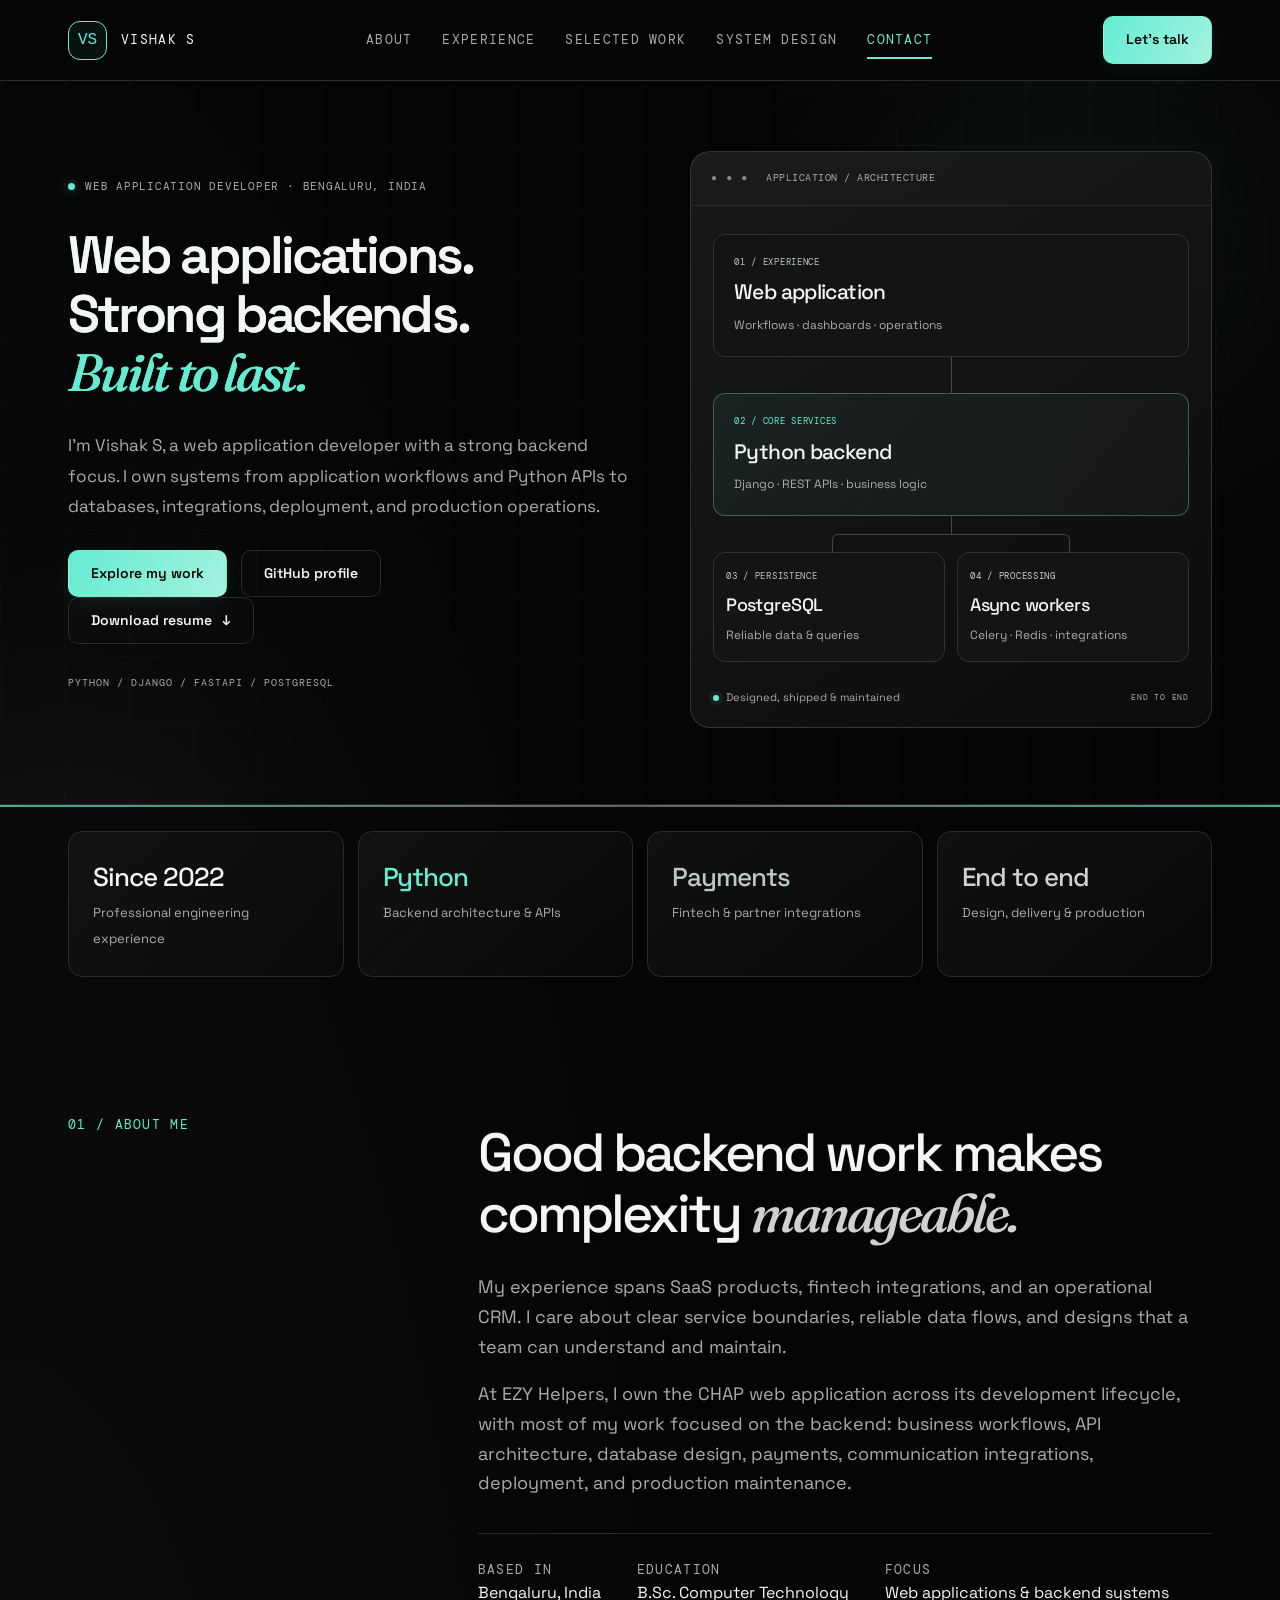
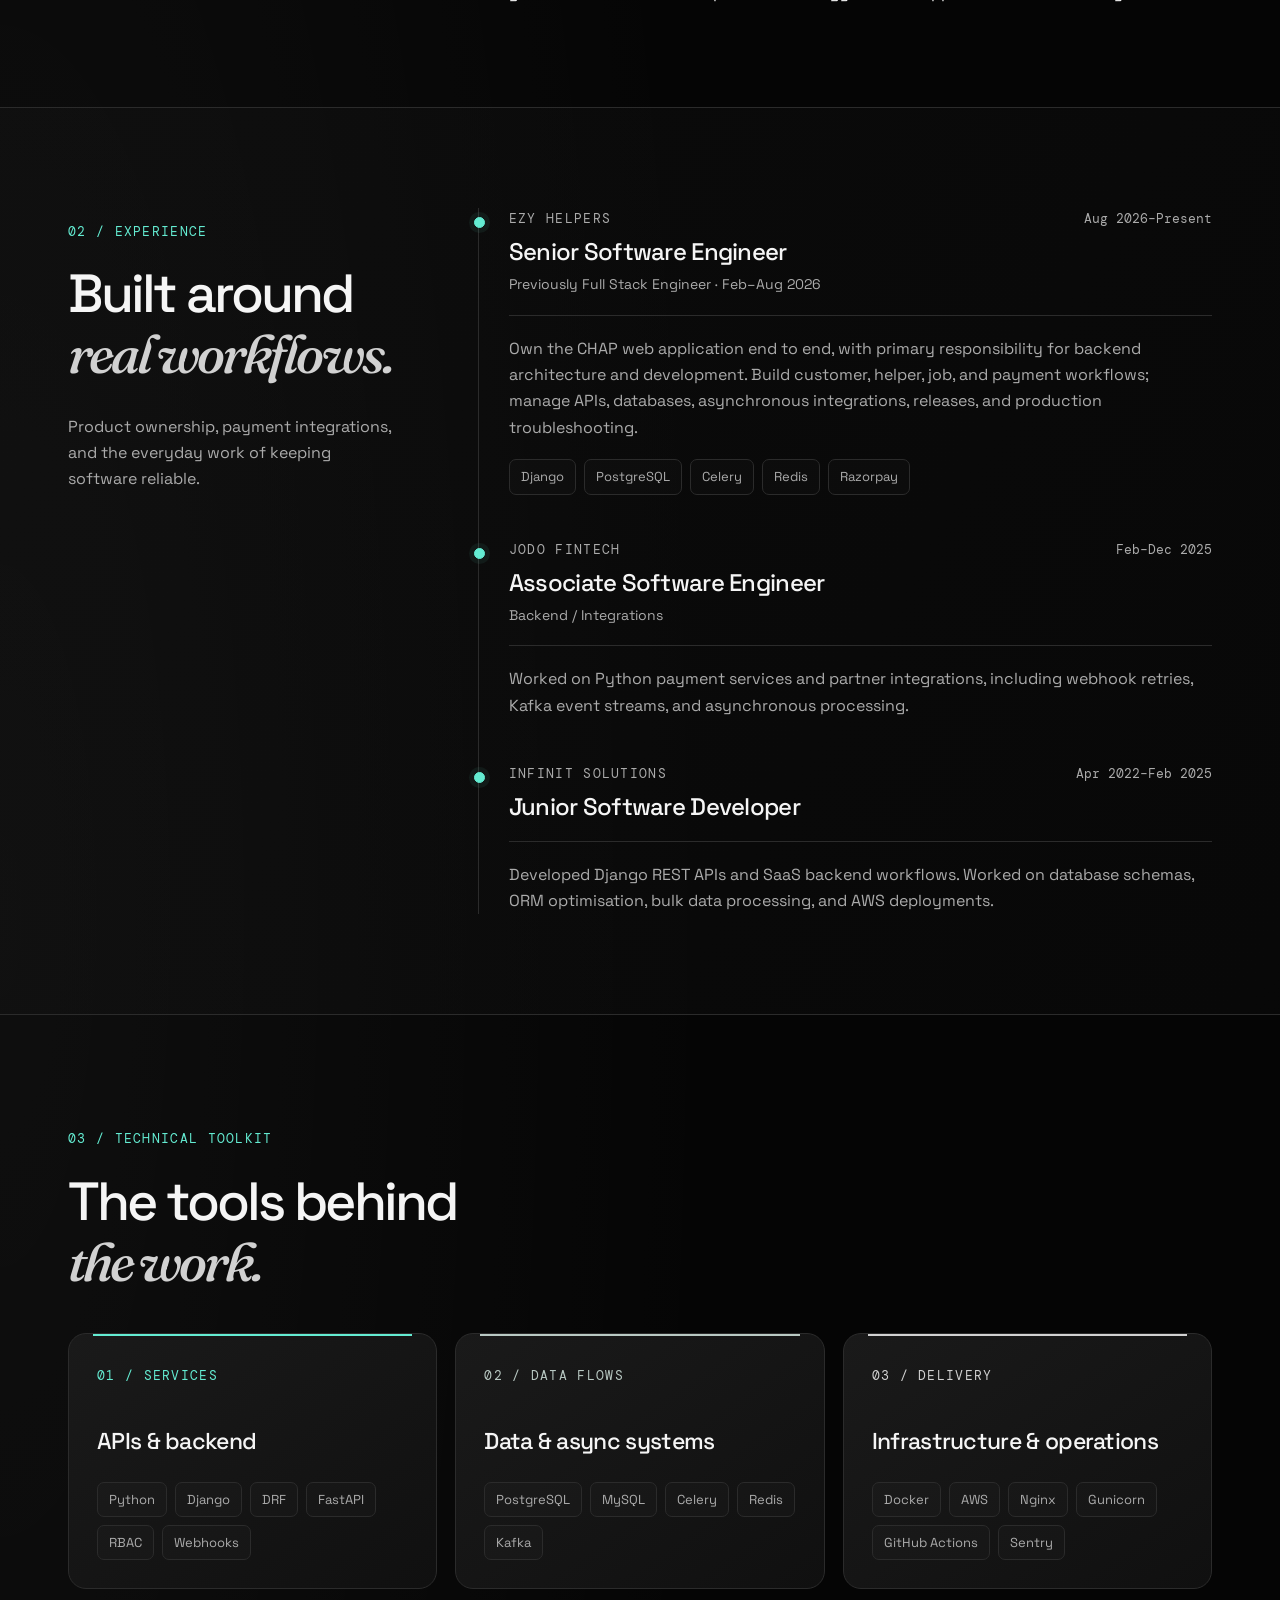
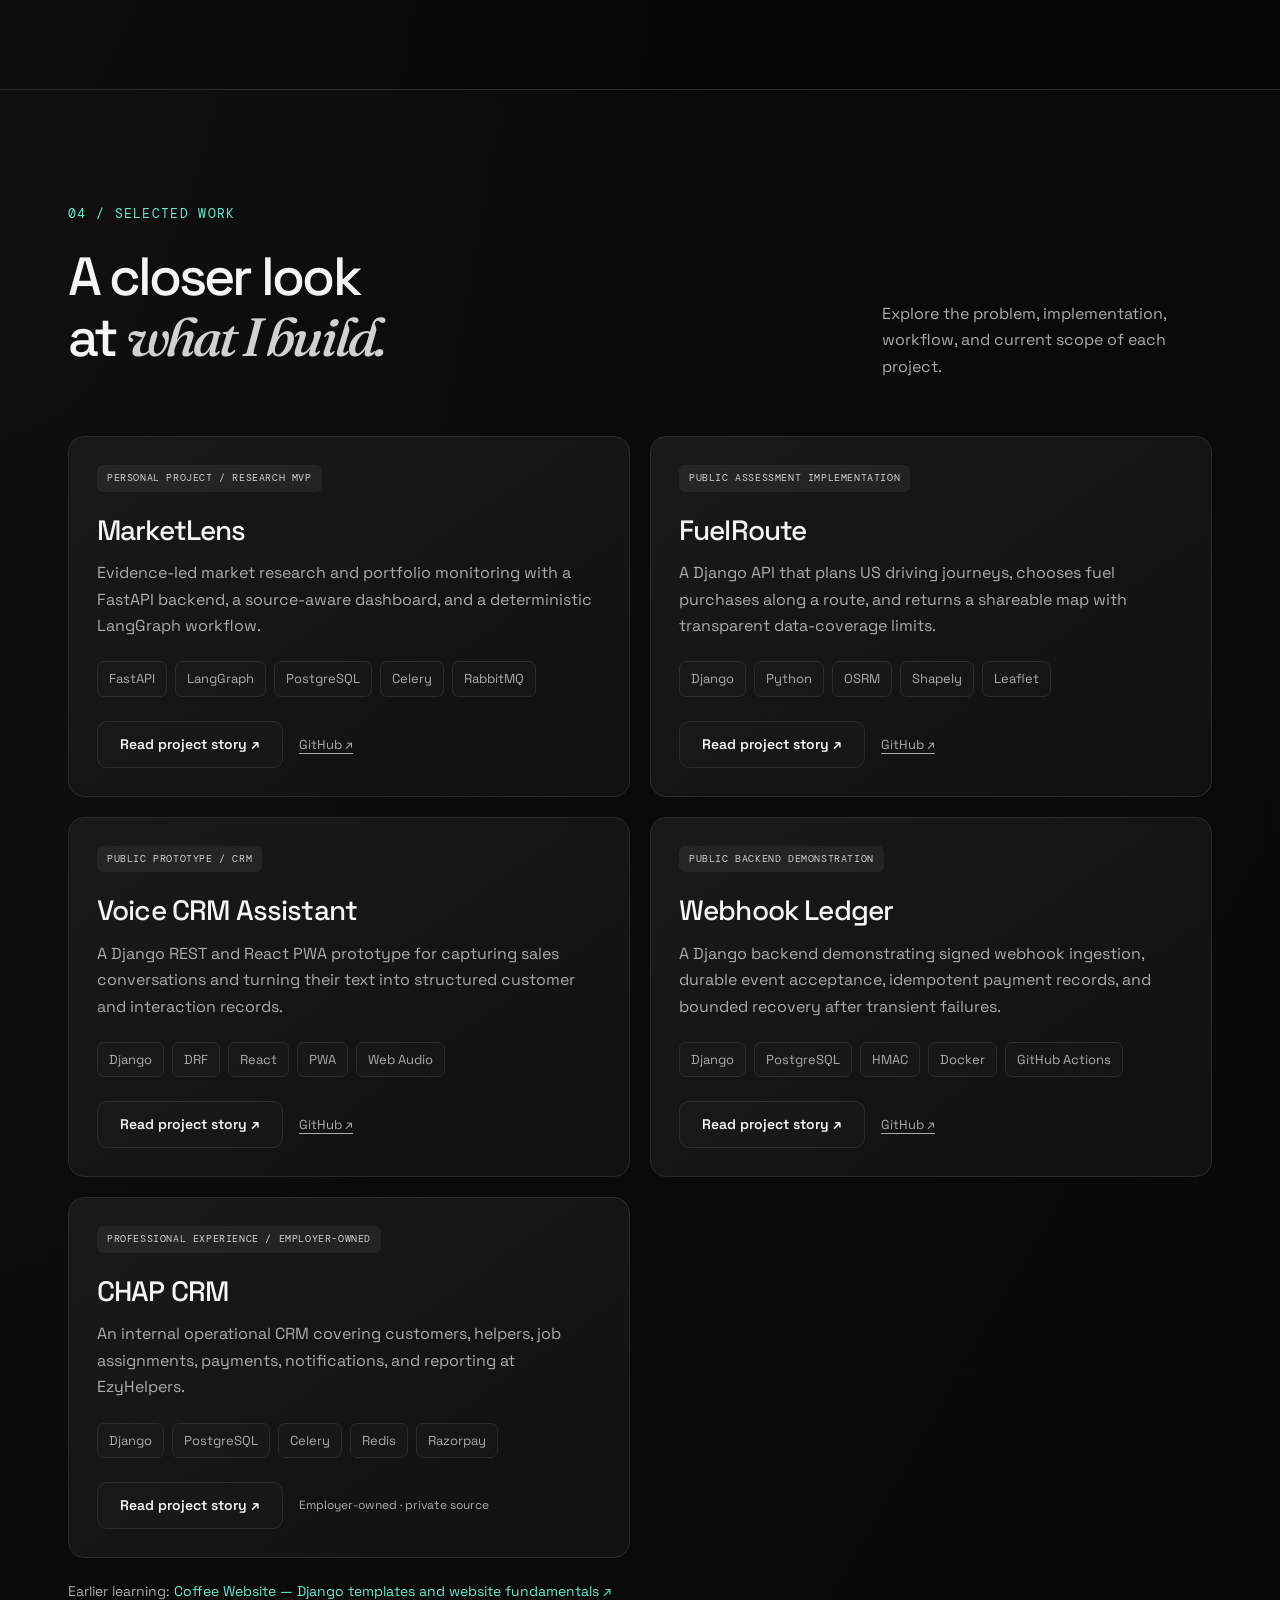
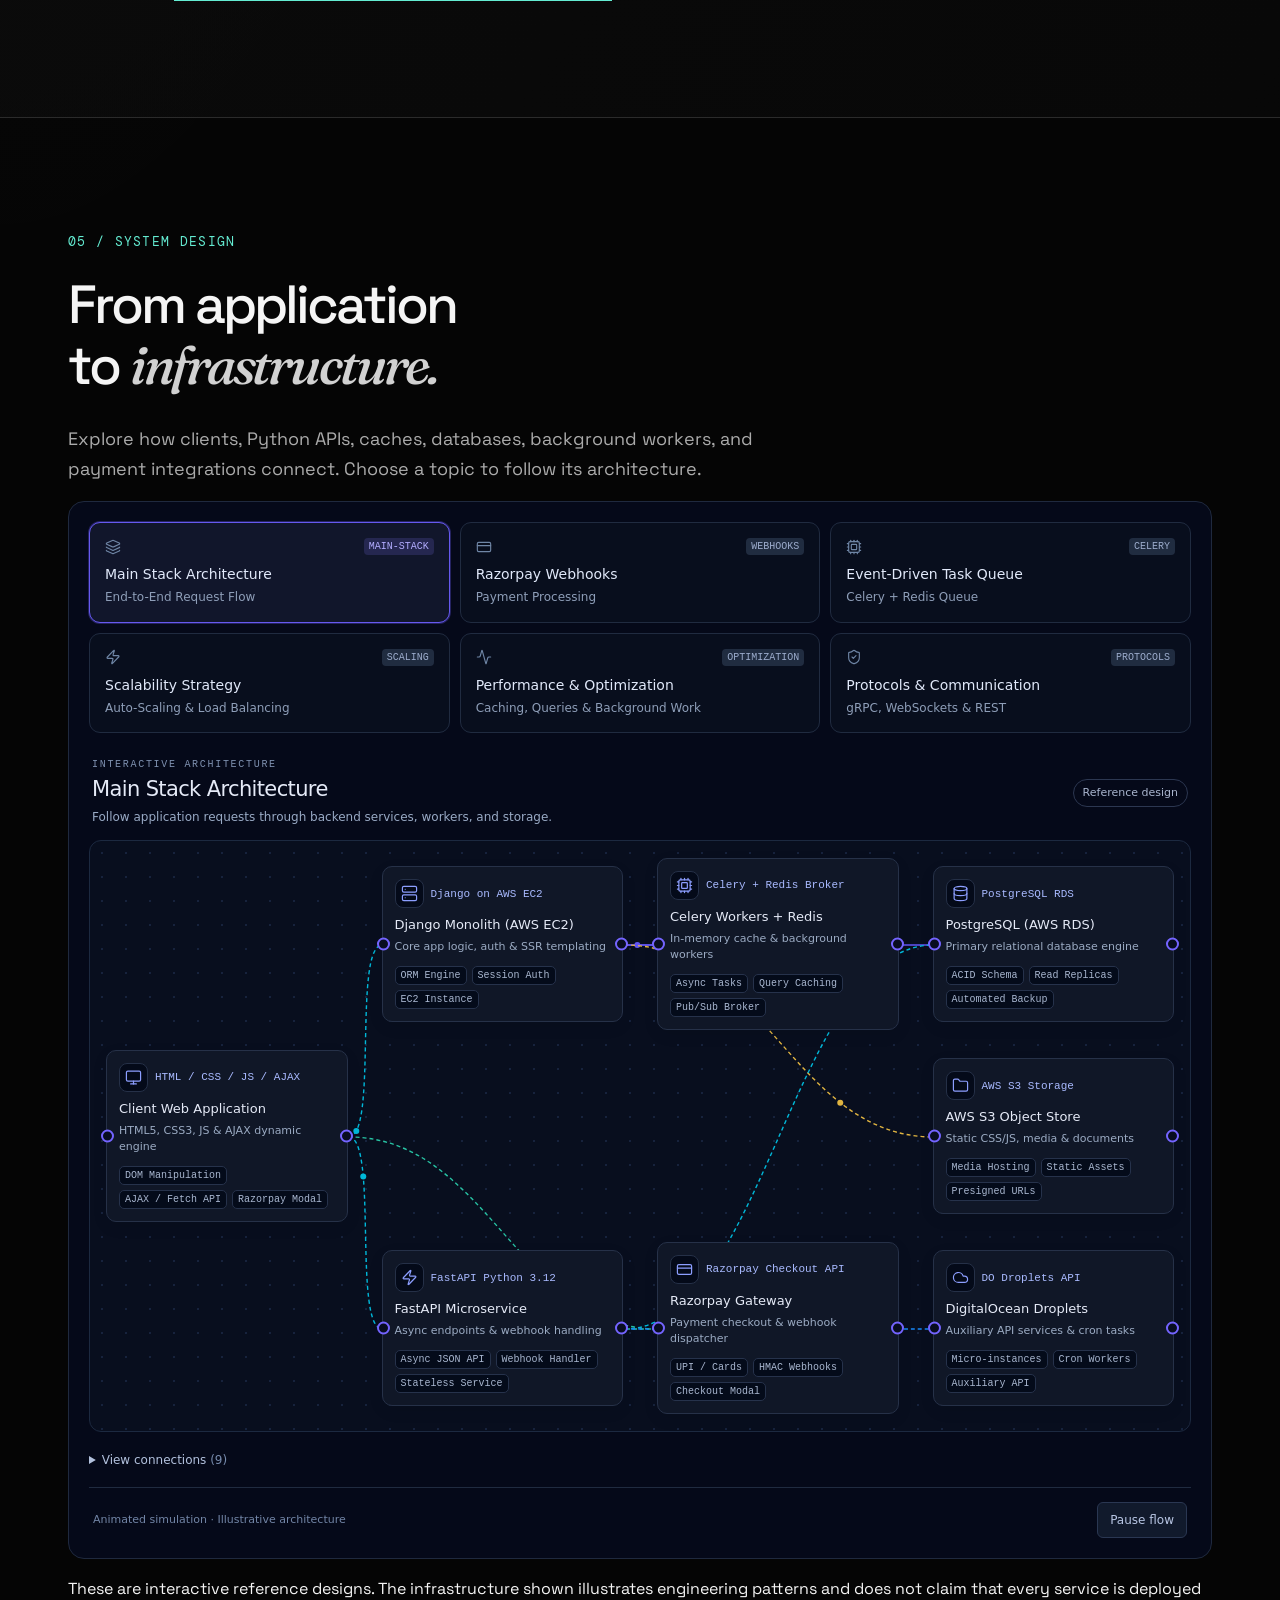
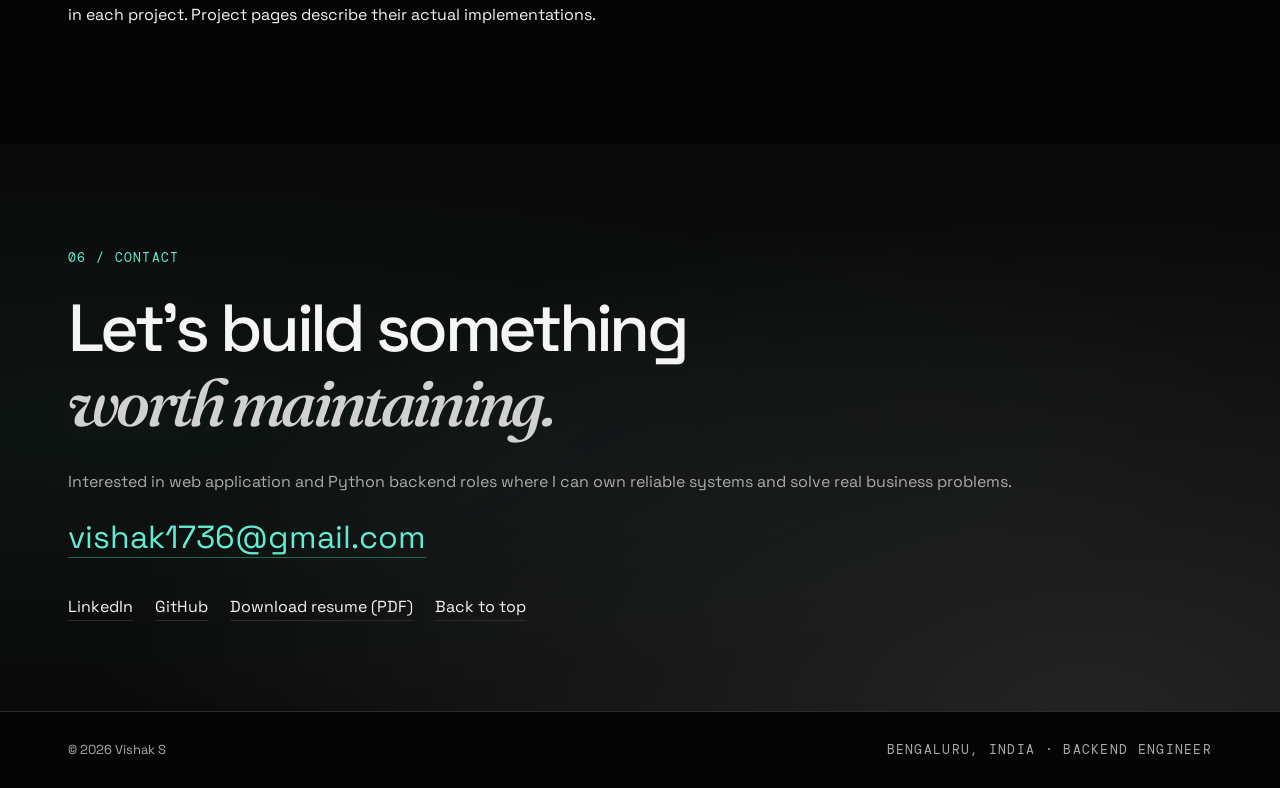
<file: portfolio.html>
<!doctype html>
<html lang="en">
<head>
<meta charset="utf-8"><meta name="viewport" content="width=device-width,initial-scale=1">
<title>Vishak S | Web Application Developer & Backend Engineer</title>
<meta name="description" content="Vishak S — Web Application Developer and Backend Engineer in Bengaluru. End-to-end system ownership, Python, Django, APIs, PostgreSQL, integrations and production delivery.">
<meta name="theme-color" content="#050505">
<link rel="icon" href="data:image/svg+xml,%3Csvg xmlns='http://www.w3.org/2000/svg' viewBox='0 0 40 40'%3E%3Crect width='40' height='40' fill='%230b100e'/%3E%3Ctext x='5' y='27' fill='%233adfa2' font-size='23' font-family='monospace'%3EVS%3C/text%3E%3C/svg%3E">
<link rel="preconnect" href="https://fonts.googleapis.com"><link rel="preconnect" href="https://fonts.gstatic.com" crossorigin>
<link href="https://fonts.googleapis.com/css2?family=DM+Mono:wght@400;500&family=Fraunces:ital,wght@1,500&family=Space+Grotesk:wght@400;500;600;700&display=swap" rel="stylesheet">
<style>
:root{--bg:#050505;--panel:#141414;--line:#2b2b2b;--text:#f4f3ec;--muted:#ababab;--green:#3adfa2;--gold:#edb95e}*{box-sizing:border-box}html{scroll-behavior:smooth;scroll-padding-top:100px}body{margin:0;background:var(--bg);color:var(--text);font-family:'Space Grotesk',Arial,sans-serif;font-size:16px;line-height:1.65}a{color:inherit;text-decoration:none}button{font:inherit;cursor:pointer}button,a{ -webkit-tap-highlight-color:transparent}button:focus-visible,a:focus-visible{outline:2px solid var(--green);outline-offset:6px}::selection{background:var(--green);color:var(--bg)}.wrap{max-width:1240px;margin:auto;padding:0 48px}.mono{font-family:'DM Mono',monospace;font-size:13px;letter-spacing:.1em;text-transform:uppercase}.muted{color:var(--muted)}.accent{color:var(--green)}.serif{font-family:'Fraunces',Georgia,serif;font-style:italic;font-weight:500}.skip{position:absolute;left:16px;top:-60px;z-index:30;background:var(--green);color:var(--bg);padding:10px}.skip:focus{top:10px}header{position:sticky;top:0;z-index:10;border-bottom:1px solid var(--line);background:#050505eb;backdrop-filter:blur(18px)}.nav{height:80px;display:flex;align-items:center;justify-content:space-between;gap:24px}.brand{display:flex;align-items:center;gap:14px}.mark{display:grid;place-items:center;width:39px;height:39px;border:1px solid var(--green);color:var(--green);font-family:monospace}.navlinks{display:flex;gap:30px}.navlinks a{font-size:13px;color:var(--muted)}.navlinks a:hover{color:var(--green)}.btn{display:inline-flex;align-items:center;justify-content:center;gap:10px;min-height:46px;padding:11px 22px;border:1px solid var(--green);background:var(--green);color:var(--bg);font-size:14px;font-weight:600}.btn.outline{background:transparent;color:var(--text);border-color:var(--line)}.btn:hover{filter:brightness(1.1)}.menu{display:none;background:transparent;border:1px solid var(--line);color:var(--text);padding:8px 14px;min-height:44px}.hero{position:relative;background:radial-gradient(ellipse at 90% 10%,#3adfa211,transparent 50%),linear-gradient(#f4f3ec06 1px,transparent 1px),linear-gradient(90deg,#f4f3ec06 1px,transparent 1px);background-size:auto,56px 56px,56px 56px;border-bottom:1px solid var(--line)}.hero-inner{padding-top:80px;padding-bottom:86px;display:grid;grid-template-columns:1.25fr .85fr;gap:70px;align-items:center}.eyebrow{display:flex;align-items:center;gap:10px;margin-bottom:30px}.eyebrow:before{content:'';width:20px;height:1px;background:var(--green)}h1{font-size:clamp(52px,6.6vw,87px);line-height:1.02;letter-spacing:-.06em;margin:18px 0 28px;font-weight:600}h1 span{color:var(--green)}.intro{max-width:500px;color:var(--muted);font-size:18px;line-height:1.8}.actions{display:flex;flex-wrap:wrap;gap:14px;margin-top:34px}.portrait{margin:0;border:1px solid #3adfa26e;padding:10px;background:var(--panel);box-shadow:14px 14px #3adfa211;position:relative}.portrait img{display:block;width:100%;height:440px;object-fit:cover;object-position:center 25%;filter:saturate(.85)}.portrait figcaption{display:flex;justify-content:space-between;gap:10px;padding:14px 7px 4px;font-size:12px}.hero-foot{margin-top:30px;color:var(--muted);font-size:13px}.signal{height:4px;background:repeating-linear-gradient(90deg,var(--green) 0 17px,transparent 17px 28px);opacity:.7}.facts{display:grid;grid-template-columns:repeat(4,1fr);border-bottom:1px solid var(--line)}.fact{padding:29px 24px;border-right:1px solid var(--line)}.fact:first-child{padding-left:0}.fact:last-child{border:0}.fact strong{display:block;font-size:29px;font-weight:500;letter-spacing:-.04em}.fact span{font-size:13px;color:var(--muted)}section.block{padding:100px 0}h2{font-size:clamp(36px,4.2vw,54px);letter-spacing:-.055em;line-height:1.12;font-weight:500;margin:22px 0 28px}h3{font-weight:500;letter-spacing:-.03em;line-height:1.3}.split{display:grid;grid-template-columns:.62fr 1.38fr;gap:80px}.bodycopy{max-width:710px;color:var(--muted);font-size:18px}.about-meta{display:flex;flex-wrap:wrap;gap:36px;border-top:1px solid var(--line);margin-top:35px;padding-top:25px}.about-meta p{margin:0}.band{border-block:1px solid var(--line);background:#1414145f}.jobs{border-left:1px solid var(--line);padding-left:30px}.job{position:relative;margin-bottom:44px}.job:last-child{margin-bottom:0}.job:before{content:'';position:absolute;width:9px;height:9px;border:1px solid var(--green);background:var(--bg);left:-35px;top:9px}.job-top{display:flex;flex-wrap:wrap;justify-content:space-between;gap:12px;padding-bottom:18px;border-bottom:1px solid var(--line)}.job h3{font-size:24px;margin:7px 0 0}.job p{color:var(--muted);margin:20px 0 0}.date{font-family:'DM Mono',monospace;font-size:13px;color:var(--muted)}.subrole{color:var(--muted);font-size:14px;margin-top:6px}.skills{display:grid;grid-template-columns:repeat(3,1fr);gap:18px;margin-top:40px}.skill{border:1px solid var(--line);background:var(--panel);padding:28px}.skill h3{font-size:23px;margin:38px 0 25px}.chips{display:flex;flex-wrap:wrap;gap:8px}.chip{border:1px solid var(--line);font-size:14px;padding:6px 11px;color:var(--muted)}.projects{display:grid;grid-template-columns:.85fr 1.15fr;gap:42px;margin-top:45px}.project-list{display:flex;flex-direction:column}.project-tab{background:transparent;border:0;border-bottom:1px solid var(--line);color:var(--muted);display:flex;align-items:center;gap:20px;text-align:left;padding:24px 4px;font-size:19px}.project-tab[aria-selected=true]{color:var(--green)}.project-tab .mono{color:var(--green)}.project-detail{border:1px solid #3adfa26e;background:var(--bg);padding:35px;min-height:395px;display:flex;flex-direction:column;align-items:flex-start}.project-detail h3{font-size:39px;line-height:1.05;margin:36px 0 18px}.project-detail p{color:var(--muted);margin:0 0 22px}.project-detail .chips{margin-bottom:28px}.project-detail .btn{margin-top:auto}.status{color:var(--gold);font-size:13px}.section-head{display:flex;gap:35px;justify-content:space-between;align-items:end}.section-head>p{max-width:330px}.sandbox{margin-top:42px;border:1px solid var(--line);background:var(--bg);padding:30px}.sandbox-head{display:flex;flex-wrap:wrap;align-items:center;justify-content:space-between;gap:20px}.pipeline{display:grid;grid-template-columns:repeat(4,1fr);gap:12px;margin:28px 0}.stage{border:1px solid var(--line);padding:18px;color:var(--muted);font-family:'DM Mono',monospace;font-size:14px}.stage.active{border-color:var(--green);color:var(--green)}.console{background:#080808;border-top:1px solid var(--line);padding:18px;font:14px/1.9 'DM Mono',monospace;min-height:80px;color:var(--muted)}.sandbox-actions{display:flex;gap:12px;flex-wrap:wrap;margin:20px 0}.sandbox button:disabled{opacity:.5;cursor:wait}.contact{padding:90px 0;background:linear-gradient(#ffffff05 1px,transparent 1px),linear-gradient(90deg,#ffffff05 1px,transparent 1px);background-size:40px 40px}.contact h2{max-width:730px;font-size:clamp(40px,5.2vw,70px)}.email{font-size:clamp(20px,3vw,32px);color:var(--green);border-bottom:1px solid #3adfa266;overflow-wrap:anywhere}.contact-links{display:flex;flex-wrap:wrap;gap:22px;margin-top:30px}.contact-links a{border-bottom:1px solid var(--line)}footer{border-top:1px solid var(--line);padding:27px 0;color:var(--muted);font-size:13px}.footer-row{display:flex;justify-content:space-between;gap:20px}.reveal{animation:arrive .6s both}@keyframes arrive{from{opacity:0;transform:translateY(15px)}to{opacity:1;transform:none}}@media(max-width:950px){.wrap{padding:0 30px}.hero-inner{gap:35px;grid-template-columns:1.15fr .85fr}.portrait img{height:370px}.split{gap:35px}.brand-name{display:none}.navlinks{gap:20px}.skills{gap:12px}.skill{padding:20px}.projects{gap:25px}}@media(max-width:700px){.wrap{padding:0 22px}.nav{height:70px}.nav>.btn{display:none}.menu{display:block}.navlinks{display:none;position:absolute;top:70px;left:0;right:0;flex-direction:column;background:var(--bg);border-bottom:1px solid var(--line);padding:22px}.navlinks.open{display:flex}.navlinks a{font-size:16px;padding:5px}.hero-inner{padding-top:55px;padding-bottom:60px;grid-template-columns:1fr;gap:48px}.hero h1{font-size:clamp(48px,12vw,75px)}.intro{font-size:17px}.portrait{max-width:410px;width:100%;justify-self:center}.portrait img{height:410px}.facts{grid-template-columns:1fr 1fr}.fact{padding:20px 10px}.fact:first-child{padding-left:10px}.fact:nth-child(2){border-right:0}.fact:nth-child(-n+2){border-bottom:1px solid var(--line)}section.block{padding:68px 0}.split,.skills,.projects{grid-template-columns:1fr;gap:25px}.split>div:first-child h2{max-width:470px}.section-head{display:block}.skill h3{margin-top:25px}.project-detail{padding:26px;min-height:380px}.project-detail h3{font-size:34px}.project-tab{padding:20px 4px}.pipeline{grid-template-columns:1fr 1fr}.sandbox{padding:20px}.sandbox .stage{font-size:13px}.footer-row{flex-direction:column;gap:5px}.contact{padding:65px 0}}@media(prefers-reduced-motion:reduce){html{scroll-behavior:auto}*{animation:none!important;transition:none!important}}

/* Portfolio visual refresh */
:root{--bg:#050505;--panel:#141414;--line:#2b2b2b;--text:#f5f5f5;--muted:#ababab;--green:#64ecd2;--gold:#d1d1d1}
body{background:radial-gradient(ellipse at 0 35%,#ffffff0a,transparent 40%),var(--bg)}
header{background:#050505db}.mark{border-radius:12px;background:#64ecd210}.btn{border-radius:10px;background:linear-gradient(120deg,#64ecd2,#a3f2dd);border-color:transparent;box-shadow:0 5px 24px #64ecd216;transition:transform .25s,box-shadow .25s,background .25s}
.btn:hover{transform:translateY(-3px);box-shadow:0 8px 30px #64ecd22e}.btn.outline{border-color:var(--line);box-shadow:none;background:#ffffff03}.btn.outline:hover{border-color:var(--green);background:#64ecd20a}
.navlinks a{position:relative;transition:color .2s}.navlinks a:after{content:'';position:absolute;left:0;right:0;bottom:-8px;height:2px;background:var(--green);transform:scaleX(0);transform-origin:left;transition:transform .25s}.navlinks a:hover:after,.navlinks a[aria-current]:after{transform:scaleX(1)}.navlinks a[aria-current]{color:var(--green)}
.hero{isolation:isolate;overflow:hidden;background:linear-gradient(#ffffff04 1px,transparent 1px),linear-gradient(90deg,#ffffff04 1px,transparent 1px);background-size:64px 64px}
.hero:before,.hero:after{content:'';position:absolute;z-index:-1;pointer-events:none;width:640px;height:640px;border-radius:50%;filter:blur(75px);opacity:.32;animation:aurora 14s ease-in-out infinite alternate}
.hero:before{background:radial-gradient(circle,#244038,transparent 68%);right:-110px;top:-160px}.hero:after{background:radial-gradient(circle,#303030,transparent 68%);left:-250px;bottom:-400px;animation-delay:-7s}
.hero-inner{padding-top:86px;padding-bottom:94px}.eyebrow{font-size:11px;letter-spacing:.08em}.eyebrow:before{height:7px;width:7px;border-radius:50%;box-shadow:0 0 12px #64ecd28a}
h1 span{background:linear-gradient(100deg,#64ecd2 10%,#b5f1df 60%,#f5f5f5);background-clip:text;-webkit-background-clip:text;color:transparent}
.portrait{border-radius:24px;padding:12px;border-color:#76cddd55;background:linear-gradient(140deg,#222222,#111111);box-shadow:0 24px 80px #0005,14px 14px 0 #ffffff08;transform:rotate(2deg);transition:transform .5s,box-shadow .5s}
.portrait:hover{transform:rotate(0);box-shadow:0 26px 90px #64ecd219}.portrait img{border-radius:15px;filter:saturate(.95)}.portrait figcaption{font-size:10px;letter-spacing:.07em;padding-block:16px 5px}.portrait.reveal{animation:portrait-arrive .9s both}
.signal{height:2px;background:linear-gradient(90deg,#64ecd2,#8b8b8b,#64ecd2);opacity:.7}
.facts{gap:14px;border:0;padding-block:24px}.fact,.fact:first-child{padding:24px;border:1px solid var(--line);border-radius:14px;background:linear-gradient(140deg,#19191999,#10101055)}.fact:last-child{border:1px solid var(--line)}.fact strong{font-size:26px}.fact:nth-child(2) strong{color:#64ecd2}.fact:nth-child(3) strong{color:#b9c9c3}.fact:nth-child(4) strong{color:#d1d1d1}
.band{background:linear-gradient(120deg,#17171755,#10101044)}.skill{border-radius:18px;position:relative;overflow:hidden;background:linear-gradient(145deg,#1a1a1a,#101010);transition:transform .3s,border-color .3s,box-shadow .3s}.skill:hover{transform:translateY(-7px);border-color:#64ecd280;box-shadow:0 18px 38px #0003}.skill:before{content:'';position:absolute;top:0;left:24px;right:24px;height:2px;background:#64ecd2}.skill:nth-child(2):before{background:#b9c9c3}.skill:nth-child(3):before{background:#d1d1d1}.skill:nth-child(2) .accent{color:#b9c9c3}.skill:nth-child(3) .accent{color:#d1d1d1}
.chip{border-radius:7px;background:#ffffff03;font-size:13px}.job:before{border-radius:50%;background:var(--green);box-shadow:0 0 0 5px #64ecd211}.job{transition:opacity .3s}
.project-list{gap:10px}.project-tab{border:1px solid transparent;border-radius:12px;padding:22px 18px;transition:background .25s,border-color .25s,transform .25s}.project-tab:hover{background:#ffffff04;transform:translateX(4px)}.project-tab[aria-selected=true]{background:linear-gradient(100deg,#64ecd214,#b9c9c309);border-color:#64ecd240}
.project-detail{border-radius:20px;border-color:#75757555;background:radial-gradient(ellipse at top right,#ffffff17,transparent 70%),linear-gradient(140deg,#1b1b1b,#101010);box-shadow:0 20px 50px #0002}.status{padding:5px 10px;border-radius:6px;background:#d1d1d112}.panel-change{animation:arrive .35s both}
.sandbox{border-radius:20px;background:linear-gradient(140deg,#191919,#101010)}.stage{border-radius:10px;transition:background .3s,border-color .3s,box-shadow .3s}.stage.active{background:#64ecd20b;box-shadow:0 0 22px #64ecd20c}.console{border-radius:10px;background:#050505}
.contact{background:radial-gradient(ellipse at 85% 100%,#ffffff1c,transparent 65%),radial-gradient(ellipse at 10% 50%,#64ecd20d,transparent 70%),#090909}.contact-links a{transition:color .2s}.contact-links a:hover{color:var(--green)}
.scroll-progress{position:fixed;top:0;left:0;width:100%;height:3px;transform:scaleX(0);transform-origin:left;z-index:50;pointer-events:none;background:linear-gradient(90deg,#64ecd2,#b5f1df)}
@keyframes aurora{to{transform:translate(70px,35px) scale(1.12)}}@keyframes portrait-arrive{from{opacity:0;transform:translateY(22px) rotate(0)}to{opacity:1;transform:rotate(2deg)}}
@media(prefers-reduced-motion:no-preference){.scroll-reveal{opacity:0;transform:translateY(24px);transition:opacity .7s,transform .7s}.scroll-reveal.visible{opacity:1;transform:none}}
@media(max-width:700px){.hero-inner{padding-top:52px;padding-bottom:62px}.hero h1{font-size:clamp(45px,11.7vw,75px)}.portrait{transform:rotate(1deg)}.portrait img{height:auto;aspect-ratio:1 / 1.1;object-fit:cover}.facts{gap:10px}.fact,.fact:first-child{padding:18px 14px}.fact strong{font-size:22px}.fact:nth-child(2){border-right:1px solid var(--line)}.eyebrow{font-size:10px}.project-tab{font-size:17px;padding:18px 14px}.hero:before,.hero:after{width:420px;height:420px}.skill:hover{transform:none}}
@media(prefers-reduced-motion:reduce){.scroll-reveal{opacity:1;transform:none}.portrait.reveal{animation:none}.hero:before,.hero:after{animation:none}.btn:hover,.project-tab:hover{transform:none}}


.architecture{border:1px solid #75757555;border-radius:20px;background:linear-gradient(145deg,#191919,#0c0c0c);box-shadow:0 30px 80px #0004;overflow:hidden;min-width:0}.architecture-top{display:flex;align-items:center;gap:16px;border-bottom:1px solid var(--line);padding:18px 20px;background:#ffffff02}.architecture-top .mono{font-size:10px;letter-spacing:.05em;color:var(--muted)}.window-dots{color:#888888;letter-spacing:3px;font-size:10px;white-space:nowrap}.architecture-body{padding:28px 22px 20px}.arch-node{position:relative;display:flex;flex-direction:column;gap:6px;background:#141414;border:1px solid #333333;border-radius:12px;padding:20px;transition:border-color .3s,transform .3s}.arch-node:hover{border-color:var(--green);transform:translateY(-3px)}.arch-node .mono{font-size:9px;letter-spacing:.08em;color:#b9c9c3}.arch-node strong{font-size:21px;font-weight:500;letter-spacing:-.03em}.arch-node>span:last-child{font-size:12px;color:var(--muted)}.arch-api{background:linear-gradient(110deg,#64ecd211,#b9c9c30a);border-color:#64ecd25a}.arch-api .mono{color:var(--green)}.flow-line{height:36px;width:1px;background:#3d4a45;margin:auto;position:relative;overflow:hidden}.flow-line:after{content:'';position:absolute;top:-15px;height:14px;width:1px;background:var(--green);box-shadow:0 0 8px var(--green);animation:flow 2.4s linear infinite}.arch-branches{display:grid;grid-template-columns:1fr 1fr;gap:12px;padding-top:36px;position:relative}.arch-branches:before{content:'';position:absolute;top:0;left:50%;height:18px;width:1px;background:#3d4a45}.arch-branches:after{content:'';position:absolute;top:18px;height:18px;left:25%;right:25%;border:1px solid #3d4a45;border-bottom:0;border-radius:6px 6px 0 0}.arch-branches .arch-node{padding:16px 12px}.arch-branches strong{font-size:18px}.arch-branches .arch-node:last-child .mono{color:var(--gold)}.architecture-footer{display:flex;align-items:center;gap:7px;padding-top:26px;color:var(--muted);font-size:11px}.architecture-footer .mono{margin-left:auto;font-size:8px}.system-dot{width:6px;height:6px;background:var(--green);border-radius:50%;box-shadow:0 0 0 4px #64ecd211}.hero h1{font-size:clamp(48px,5.9vw,79px)}.hero-inner{grid-template-columns:1.15fr 1fr;gap:58px}.hero-foot{font-size:11px}.architecture.reveal{animation:arrive .9s both}@keyframes flow{to{transform:translateY(65px)}}@media(max-width:950px){.hero-inner{gap:28px}.architecture-body{padding:22px 16px}.arch-node{padding:16px}.arch-branches strong{font-size:16px}.architecture-footer .mono{display:none}}@media(max-width:700px){.hero-inner{grid-template-columns:1fr;gap:40px}.hero h1{font-size:clamp(44px,11.5vw,70px)}.architecture{width:100%}.architecture-top{padding:16px}.arch-branches .arch-node>span:last-child{font-size:11px}}@media(prefers-reduced-motion:reduce){.flow-line:after{animation:none;top:12px}.arch-node:hover{transform:none}}


</style>
<link rel="stylesheet" href="docs/assets/system-design.css">
<link rel="stylesheet" href="docs/assets/project-pages.css">
<script src="docs/assets/portfolio-icons.js" defer></script>
<script src="docs/assets/system-design.js" defer></script>
<link rel="stylesheet" href="docs/assets/portfolio-responsive.css">
</head>
<body>
<div class="scroll-progress" aria-hidden="true"></div>
<a class="skip" href="#main">Skip to content</a>
<header><div class="wrap nav"><a href="#top" class="brand" aria-label="Vishak S home"><span class="mark">VS</span><span class="mono brand-name">Vishak S</span></a><nav class="navlinks" id="navigation" aria-label="Main navigation"><a class="mono" href="#about">About</a><a class="mono" href="#experience">Experience</a><a class="mono" href="#work">Selected work</a><a class="mono" href="#systems">System design</a><a class="mono" href="#contact">Contact</a></nav><a class="btn" href="mailto:vishak1736@gmail.com">Let’s talk</a><button class="menu" aria-expanded="false" aria-controls="navigation" id="menu">Menu</button></div></header>
<main id="main"><div id="top" class="hero"><div class="wrap hero-inner"><div class="reveal"><div class="eyebrow mono muted">Web Application Developer · Bengaluru, India</div><h1><span class="headline-line">Web applications.</span><span class="headline-line">Strong backends.</span><span class="headline-line serif">Built to last.</span></h1><p class="intro">I’m Vishak S, a web application developer with a strong backend focus. I own systems from application workflows and Python APIs to databases, integrations, deployment, and production operations.</p><div class="actions"><a class="btn" href="#work">Explore my work</a><a class="btn outline" href="https://github.com/Vyshak1736" target="_blank" rel="noopener noreferrer">GitHub profile</a></div><a class="btn outline" href="assets/Vishak_S_Backend_Engineer_Resume.pdf" download="Vishak_S_Backend_Engineer_Resume.pdf">Download resume <span aria-hidden="true">↓</span></a><p class="hero-foot mono">Python / Django / FastAPI / PostgreSQL</p></div><div class="architecture reveal" role="img" aria-label="Application architecture: web application connects to Python APIs, PostgreSQL and asynchronous workers."><div class="architecture-top"><span class="window-dots" aria-hidden="true">● ● ●</span><span class="mono">application / architecture</span></div><div class="architecture-body"><div class="arch-node arch-client"><span class="mono">01 / Experience</span><strong>Web application</strong><span>Workflows · dashboards · operations</span></div><div class="flow-line" aria-hidden="true"></div><div class="arch-node arch-api"><span class="mono">02 / Core services</span><strong>Python backend</strong><span>Django · REST APIs · business logic</span></div><div class="arch-branches"><div class="arch-node"><span class="mono">03 / Persistence</span><strong>PostgreSQL</strong><span>Reliable data & queries</span></div><div class="arch-node"><span class="mono">04 / Processing</span><strong>Async workers</strong><span>Celery · Redis · integrations</span></div></div><div class="architecture-footer"><span class="system-dot" aria-hidden="true"></span>Designed, shipped & maintained<span class="mono">END TO END</span></div></div></div></div></div><div class="signal"></div>
<div class="wrap"><div class="facts"><div class="fact"><strong>Since 2022</strong><span>Professional engineering experience</span></div><div class="fact"><strong>Python</strong><span>Backend architecture & APIs</span></div><div class="fact"><strong>Payments</strong><span>Fintech & partner integrations</span></div><div class="fact"><strong>End to end</strong><span>Design, delivery & production</span></div></div></div>
<section id="about" class="block"><div class="wrap split"><div><p class="mono accent">01 / About me</p></div><div><h2>Good backend work makes<br>complexity <span class="serif" style="color:var(--gold)">manageable.</span></h2><p class="bodycopy">My experience spans SaaS products, fintech integrations, and an operational CRM. I care about clear service boundaries, reliable data flows, and designs that a team can understand and maintain.</p><p class="bodycopy">At EZY Helpers, I own the CHAP web application across its development lifecycle, with most of my work focused on the backend: business workflows, API architecture, database design, payments, communication integrations, deployment, and production maintenance.</p><div class="about-meta"><div><p class="mono muted">Based in</p><p>Bengaluru, India</p></div><div><p class="mono muted">Education</p><p>B.Sc. Computer Technology</p></div><div><p class="mono muted">Focus</p><p>Web applications & backend systems</p></div></div></div></div></section>
<section id="experience" class="block band"><div class="wrap split"><div><p class="mono accent">02 / Experience</p><h2>Built around<br><span class="serif" style="color:var(--gold)">real workflows.</span></h2><p class="muted">Product ownership, payment integrations, and the everyday work of keeping software reliable.</p></div><div class="jobs"><article class="job"><div class="job-top"><div><p class="mono accent" style="margin:0">EZY Helpers</p><h3>Senior Software Engineer</h3><div class="subrole">Previously Full Stack Engineer · Feb–Aug 2026</div></div><span class="date">Aug 2026–Present</span></div><p>Own the CHAP web application end to end, with primary responsibility for backend architecture and development. Build customer, helper, job, and payment workflows; manage APIs, databases, asynchronous integrations, releases, and production troubleshooting.</p><div class="chips" style="margin-top:18px"><span class="chip">Django</span><span class="chip">PostgreSQL</span><span class="chip">Celery</span><span class="chip">Redis</span><span class="chip">Razorpay</span></div></article><article class="job"><div class="job-top"><div><p class="mono accent" style="margin:0">Jodo Fintech</p><h3>Associate Software Engineer</h3><div class="subrole">Backend / Integrations</div></div><span class="date">Feb–Dec 2025</span></div><p>Worked on Python payment services and partner integrations, including webhook retries, Kafka event streams, and asynchronous processing.</p></article><article class="job"><div class="job-top"><div><p class="mono accent" style="margin:0">Infinit Solutions</p><h3>Junior Software Developer</h3></div><span class="date">Apr 2022–Feb 2025</span></div><p>Developed Django REST APIs and SaaS backend workflows. Worked on database schemas, ORM optimisation, bulk data processing, and AWS deployments.</p></article></div></div></section>
<section id="skills" class="block"><div class="wrap"><p class="mono accent">03 / Technical toolkit</p><h2>The tools behind<br><span class="serif" style="color:var(--gold)">the work.</span></h2><div class="skills"><article class="skill"><span class="mono accent">01 / Services</span><h3>APIs & backend</h3><div class="chips"><span class="chip">Python</span><span class="chip">Django</span><span class="chip">DRF</span><span class="chip">FastAPI</span><span class="chip">RBAC</span><span class="chip">Webhooks</span></div></article><article class="skill"><span class="mono accent">02 / Data flows</span><h3>Data & async systems</h3><div class="chips"><span class="chip">PostgreSQL</span><span class="chip">MySQL</span><span class="chip">Celery</span><span class="chip">Redis</span><span class="chip">Kafka</span></div></article><article class="skill"><span class="mono accent">03 / Delivery</span><h3>Infrastructure & operations</h3><div class="chips"><span class="chip">Docker</span><span class="chip">AWS</span><span class="chip">Nginx</span><span class="chip">Gunicorn</span><span class="chip">GitHub Actions</span><span class="chip">Sentry</span></div></article></div></div></section>
<section id="work" class="block band"><div class="wrap"><div class="section-head"><div><p class="mono accent">04 / Selected work</p><h2>A closer look<br>at <span class="serif" style="color:var(--gold)">what I build.</span></h2></div><p class="muted">Explore the problem, implementation, workflow, and current scope of each project.</p></div><div class="project-grid"><article class="work-card"><span class="mono status">Personal project / Research MVP</span><h3>MarketLens</h3><p>Evidence-led market research and portfolio monitoring with a FastAPI backend, a source-aware dashboard, and a deterministic LangGraph workflow.</p><div class="chips"><span class="chip">FastAPI</span><span class="chip">LangGraph</span><span class="chip">PostgreSQL</span><span class="chip">Celery</span><span class="chip">RabbitMQ</span></div><div class="card-links"><a class="btn outline" href="docs/projects/marketlens.html" aria-label="Read about MarketLens">Read project story ↗</a><a class="repo-link" href="https://github.com/Vyshak1736/MarketLens" target="_blank" rel="noopener noreferrer">GitHub ↗</a></div></article><article class="work-card"><span class="mono status">Public assessment implementation</span><h3>FuelRoute</h3><p>A Django API that plans US driving journeys, chooses fuel purchases along a route, and returns a shareable map with transparent data-coverage limits.</p><div class="chips"><span class="chip">Django</span><span class="chip">Python</span><span class="chip">OSRM</span><span class="chip">Shapely</span><span class="chip">Leaflet</span></div><div class="card-links"><a class="btn outline" href="docs/projects/fuelroute.html" aria-label="Read about FuelRoute">Read project story ↗</a><a class="repo-link" href="https://github.com/Vyshak1736/FuelRoute" target="_blank" rel="noopener noreferrer">GitHub ↗</a></div></article><article class="work-card"><span class="mono status">Public prototype / CRM</span><h3>Voice CRM Assistant</h3><p>A Django REST and React PWA prototype for capturing sales conversations and turning their text into structured customer and interaction records.</p><div class="chips"><span class="chip">Django</span><span class="chip">DRF</span><span class="chip">React</span><span class="chip">PWA</span><span class="chip">Web Audio</span></div><div class="card-links"><a class="btn outline" href="docs/projects/voice-crm.html" aria-label="Read about Voice CRM Assistant">Read project story ↗</a><a class="repo-link" href="https://github.com/Vyshak1736/Voice-CRM-Assistant" target="_blank" rel="noopener noreferrer">GitHub ↗</a></div></article><article class="work-card"><span class="mono status">Public backend demonstration</span><h3>Webhook Ledger</h3><p>A Django backend demonstrating signed webhook ingestion, durable event acceptance, idempotent payment records, and bounded recovery after transient failures.</p><div class="chips"><span class="chip">Django</span><span class="chip">PostgreSQL</span><span class="chip">HMAC</span><span class="chip">Docker</span><span class="chip">GitHub Actions</span></div><div class="card-links"><a class="btn outline" href="docs/projects/webhook-ledger.html" aria-label="Read about Webhook Ledger">Read project story ↗</a><a class="repo-link" href="https://github.com/Vyshak1736/portfolio/tree/main/projects/webhook-ledger" target="_blank" rel="noopener noreferrer">GitHub ↗</a></div></article><article class="work-card"><span class="mono status">Professional experience / Employer-owned</span><h3>CHAP CRM</h3><p>An internal operational CRM covering customers, helpers, job assignments, payments, notifications, and reporting at EzyHelpers.</p><div class="chips"><span class="chip">Django</span><span class="chip">PostgreSQL</span><span class="chip">Celery</span><span class="chip">Redis</span><span class="chip">Razorpay</span></div><div class="card-links"><a class="btn outline" href="docs/projects/chap-crm.html" aria-label="Read about CHAP CRM">Read project story ↗</a><span class="muted" style="font-size:12px">Employer-owned · private source</span></div></article></div><p class="learning-note">Earlier learning: <a href="docs/projects/coffee-website.html">Coffee Website — Django templates and website fundamentals ↗</a></p></div></section>
<section id="systems" class="block"><div class="wrap"><p class="mono accent">05 / System design</p><h2>From application<br>to <span class="serif" style="color:var(--gold)">infrastructure.</span></h2><p class="bodycopy">Explore how clients, Python APIs, caches, databases, background workers, and payment integrations connect. Choose a topic to follow its architecture.</p><div id="portfolio-system">

<div class="tabs" role="tablist" aria-label="System architecture topics">
<button type="button" class="tab " role="tab" aria-selected="true" aria-controls="ps-board" id="ps-main" data-key="main"><span class="tab-top"><i data-lucide="layers" aria-hidden="true"></i><span class="tag">MAIN-STACK</span></span><strong>Main Stack Architecture</strong><small>End-to-End Request Flow</small></button>
<button type="button" class="tab " role="tab" aria-selected="false" aria-controls="ps-board" id="ps-payment" data-key="payment"><span class="tab-top"><i data-lucide="credit-card" aria-hidden="true"></i><span class="tag">WEBHOOKS</span></span><strong>Razorpay Webhooks</strong><small>Payment Processing</small></button>
<button type="button" class="tab " role="tab" aria-selected="false" aria-controls="ps-board" id="ps-queue" data-key="queue"><span class="tab-top"><i data-lucide="cpu" aria-hidden="true"></i><span class="tag">CELERY</span></span><strong>Event-Driven Task Queue</strong><small>Celery + Redis Queue</small></button>
<button type="button" class="tab " role="tab" aria-selected="false" aria-controls="ps-board" id="ps-scaling" data-key="scaling"><span class="tab-top"><i data-lucide="zap" aria-hidden="true"></i><span class="tag">SCALING</span></span><strong>Scalability Strategy</strong><small>Auto-Scaling & Load Balancing</small></button>
<button type="button" class="tab " role="tab" aria-selected="false" aria-controls="ps-board" id="ps-performance" data-key="performance"><span class="tab-top"><i data-lucide="activity" aria-hidden="true"></i><span class="tag">OPTIMIZATION</span></span><strong>Performance & Optimization</strong><small>Caching, Queries & Background Work</small></button>
<button type="button" class="tab " role="tab" aria-selected="false" aria-controls="ps-board" id="ps-protocols" data-key="protocols"><span class="tab-top"><i data-lucide="shield-check" aria-hidden="true"></i><span class="tag">PROTOCOLS</span></span><strong>Protocols & Communication</strong><small>gRPC, WebSockets & REST</small></button>
</div>
<div class="section-heading"><div><div class="section-eyebrow">INTERACTIVE ARCHITECTURE</div><h2 id="ps-heading">Main Stack Architecture</h2><p id="ps-description">Follow a request from the client through services and storage.</p></div><span class="reference-badge">Reference design</span></div>
<div class="board" id="ps-board" role="tabpanel" aria-labelledby="ps-main"><svg class="wires" aria-hidden="true"><g class="lines"></g></svg><div class="nodes"></div></div>
<details class="connection-details"><summary>View connections <span id="ps-connection-count"></span></summary><ol id="ps-connections"></ol></details>
<div class="footer"><span>Animated simulation · Illustrative architecture</span><button class="pause " type="button" aria-pressed="true">Pause flow</button></div>

</div>

<p class="architecture-note">These are interactive reference designs. The infrastructure shown illustrates engineering patterns and does not claim that every service is deployed in each project. Project pages describe their actual implementations.</p></div></section>
<section id="contact" class="contact"><div class="wrap"><p class="mono accent">06 / Contact</p><h2>Let’s build something<br><span class="serif" style="color:var(--gold)">worth maintaining.</span></h2><p class="muted">Interested in web application and Python backend roles where I can own reliable systems and solve real business problems.</p><a class="email" href="mailto:vishak1736@gmail.com">vishak1736@gmail.com</a><div class="contact-links"><a href="https://www.linkedin.com/in/s-vishak/" target="_blank" rel="noopener noreferrer">LinkedIn</a><a href="https://github.com/Vyshak1736" target="_blank" rel="noopener noreferrer">GitHub</a><a href="assets/Vishak_S_Backend_Engineer_Resume.pdf" download>Download resume (PDF)</a><a href="#top">Back to top</a></div></div></section></main><footer><div class="wrap footer-row"><span>© 2026 Vishak S</span><span class="mono">Bengaluru, India · Backend Engineer</span></div></footer>
<script>
const menu=document.getElementById('menu'),nav=document.getElementById('navigation');menu.addEventListener('click',()=>{const open=menu.getAttribute('aria-expanded')!=='true';menu.setAttribute('aria-expanded',String(open));nav.classList.toggle('open',open);menu.textContent=open?'Close':'Menu'});nav.querySelectorAll('a').forEach(a=>a.addEventListener('click',()=>{menu.setAttribute('aria-expanded','false');nav.classList.remove('open');menu.textContent='Menu'}));
const motionQuery=matchMedia('(prefers-reduced-motion: reduce)');
const revealTargets=document.querySelectorAll('.block .split>div,.section-head,.skills .skill,.projects,.sandbox,.contact .wrap');
if('IntersectionObserver' in window&&!motionQuery.matches){
 const reveals=new IntersectionObserver(entries=>entries.forEach(entry=>{if(entry.isIntersecting){entry.target.classList.add('visible');reveals.unobserve(entry.target)}}),{threshold:0.08});
 revealTargets.forEach(el=>{el.classList.add('scroll-reveal');reveals.observe(el)});
 motionQuery.addEventListener('change',()=>{if(motionQuery.matches){reveals.disconnect();revealTargets.forEach(el=>el.classList.add('visible'))}});
}
const progress=document.querySelector('.scroll-progress');
let scrollQueued=false;
function updateProgress(){const total=document.documentElement.scrollHeight-innerHeight;progress.style.transform='scaleX('+(total>0?scrollY/total:0)+')';scrollQueued=false}
addEventListener('scroll',()=>{if(!scrollQueued){scrollQueued=true;requestAnimationFrame(updateProgress)}},{passive:true});addEventListener('resize',updateProgress);updateProgress();
if('IntersectionObserver' in window){
 const sectionObserver=new IntersectionObserver(entries=>{entries.forEach(entry=>{if(entry.isIntersecting){nav.querySelectorAll('a').forEach(a=>{if(a.hash==='#'+entry.target.id)a.setAttribute('aria-current','location');else a.removeAttribute('aria-current')})}})},{rootMargin:'-20% 0px -55% 0px',threshold:0});
 document.querySelectorAll('#about,#experience,#work,#systems,#contact').forEach(el=>sectionObserver.observe(el));
}


</script>
</body></html>
</file>
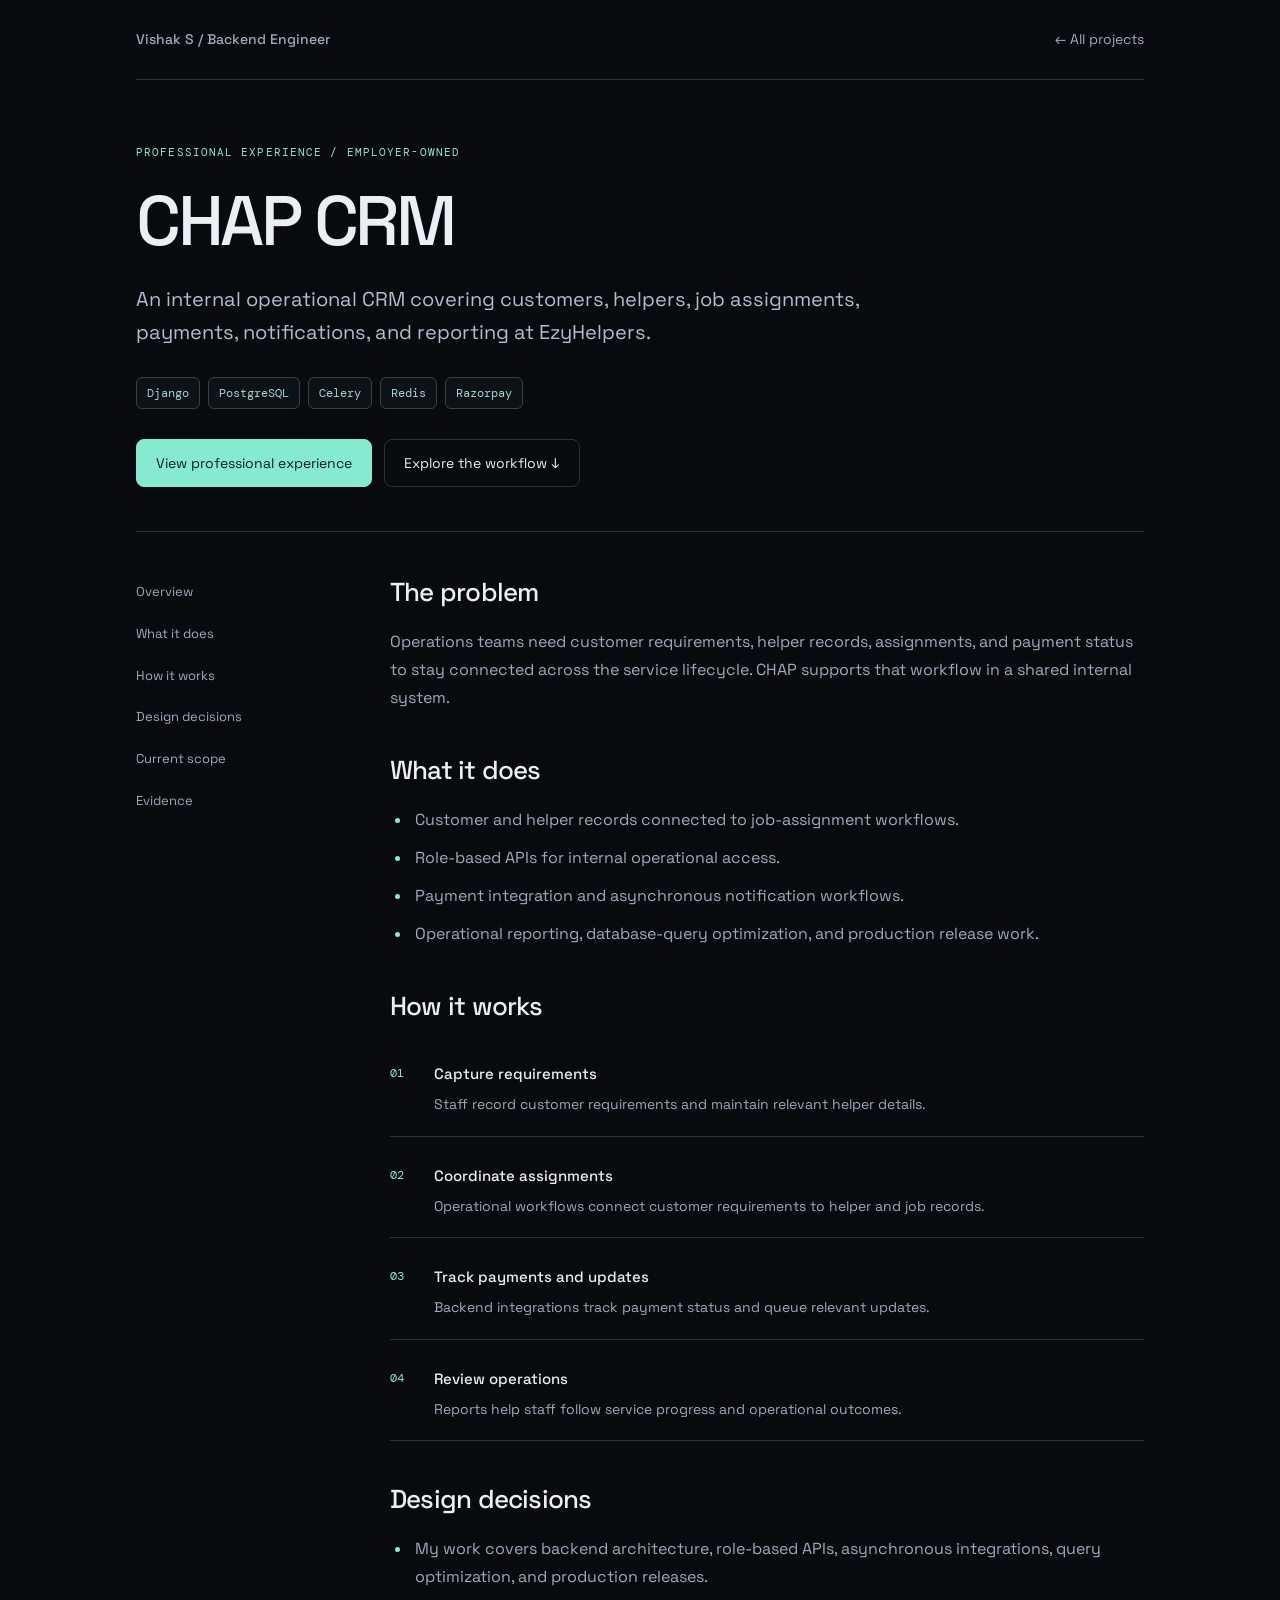
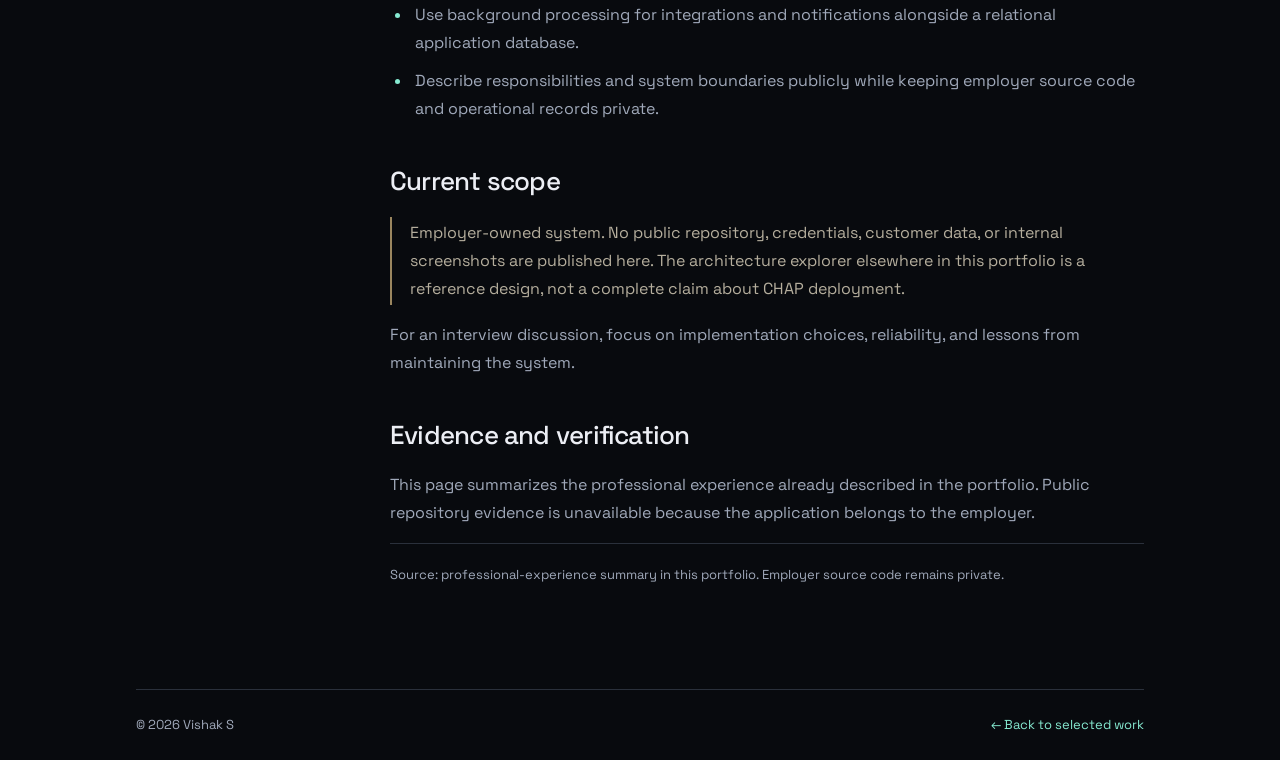
<file: docs/projects/chap-crm.html>
<!doctype html>
<html lang="en"><head><meta charset="utf-8"><meta name="viewport" content="width=device-width,initial-scale=1"><title>CHAP CRM — Project case study | Vishak S</title><meta name="description" content="An internal operational CRM covering customers, helpers, job assignments, payments, notifications, and reporting at EzyHelpers."><meta name="theme-color" content="#080a0e"><link rel="canonical" href="https://vyshak1736.github.io/portfolio/projects/chap-crm.html"><link rel="stylesheet" href="../assets/project-pages.css"><link rel="preconnect" href="https://fonts.googleapis.com"><link rel="preconnect" href="https://fonts.gstatic.com" crossorigin><link href="https://fonts.googleapis.com/css2?family=DM+Mono:wght@400;500&family=Space+Grotesk:wght@400;500;600&display=swap" rel="stylesheet"></head>
<body class="case-page"><a class="skip" href="#case-main">Skip to project details</a><div class="case-wrap"><header class="case-nav"><a class="brand" href="../index.html">Vishak S / Backend Engineer</a><a href="../index.html#work">← All projects</a></header><main id="case-main"><div class="case-hero"><div class="case-kicker">Professional experience / Employer-owned</div><h1>CHAP CRM</h1><p class="case-summary">An internal operational CRM covering customers, helpers, job assignments, payments, notifications, and reporting at EzyHelpers.</p><div class="case-badges"><span class="case-badge">Django</span><span class="case-badge">PostgreSQL</span><span class="case-badge">Celery</span><span class="case-badge">Redis</span><span class="case-badge">Razorpay</span></div><div class="case-actions"><a class="case-button" href="../index.html#experience">View professional experience</a><a class="case-button secondary" href="#workflow">Explore the workflow ↓</a></div></div><div class="case-layout"><nav class="case-toc" aria-label="Project contents"><a href="#overview">Overview</a><a href="#features">What it does</a><a href="#workflow">How it works</a><a href="#decisions">Design decisions</a><a href="#scope">Current scope</a><a href="#verification">Evidence</a></nav><div class="case-content"><section id="overview"><h2>The problem</h2><p>Operations teams need customer requirements, helper records, assignments, and payment status to stay connected across the service lifecycle. CHAP supports that workflow in a shared internal system.</p></section><section id="features"><h2>What it does</h2><ul><li>Customer and helper records connected to job-assignment workflows.</li><li>Role-based APIs for internal operational access.</li><li>Payment integration and asynchronous notification workflows.</li><li>Operational reporting, database-query optimization, and production release work.</li></ul></section><section id="workflow"><h2>How it works</h2><div class="case-flow"><div class="case-step"><div><strong>Capture requirements</strong><p>Staff record customer requirements and maintain relevant helper details.</p></div></div><div class="case-step"><div><strong>Coordinate assignments</strong><p>Operational workflows connect customer requirements to helper and job records.</p></div></div><div class="case-step"><div><strong>Track payments and updates</strong><p>Backend integrations track payment status and queue relevant updates.</p></div></div><div class="case-step"><div><strong>Review operations</strong><p>Reports help staff follow service progress and operational outcomes.</p></div></div></div></section><section id="decisions"><h2>Design decisions</h2><ul><li>My work covers backend architecture, role-based APIs, asynchronous integrations, query optimization, and production releases.</li><li>Use background processing for integrations and notifications alongside a relational application database.</li><li>Describe responsibilities and system boundaries publicly while keeping employer source code and operational records private.</li></ul></section><section id="scope"><h2>Current scope</h2><div class="scope-note"><p>Employer-owned system. No public repository, credentials, customer data, or internal screenshots are published here. The architecture explorer elsewhere in this portfolio is a reference design, not a complete claim about CHAP deployment.</p></div><p>For an interview discussion, focus on implementation choices, reliability, and lessons from maintaining the system.</p></section><section id="verification"><h2>Evidence and verification</h2><p>This page summarizes the professional experience already described in the portfolio. Public repository evidence is unavailable because the application belongs to the employer.</p><p class="case-evidence">Source: professional-experience summary in this portfolio. Employer source code remains private.</p></section></div></div></main><footer class="case-footer"><span>© 2026 Vishak S</span><a href="../index.html#work">← Back to selected work</a></footer></div></body></html>
</file>
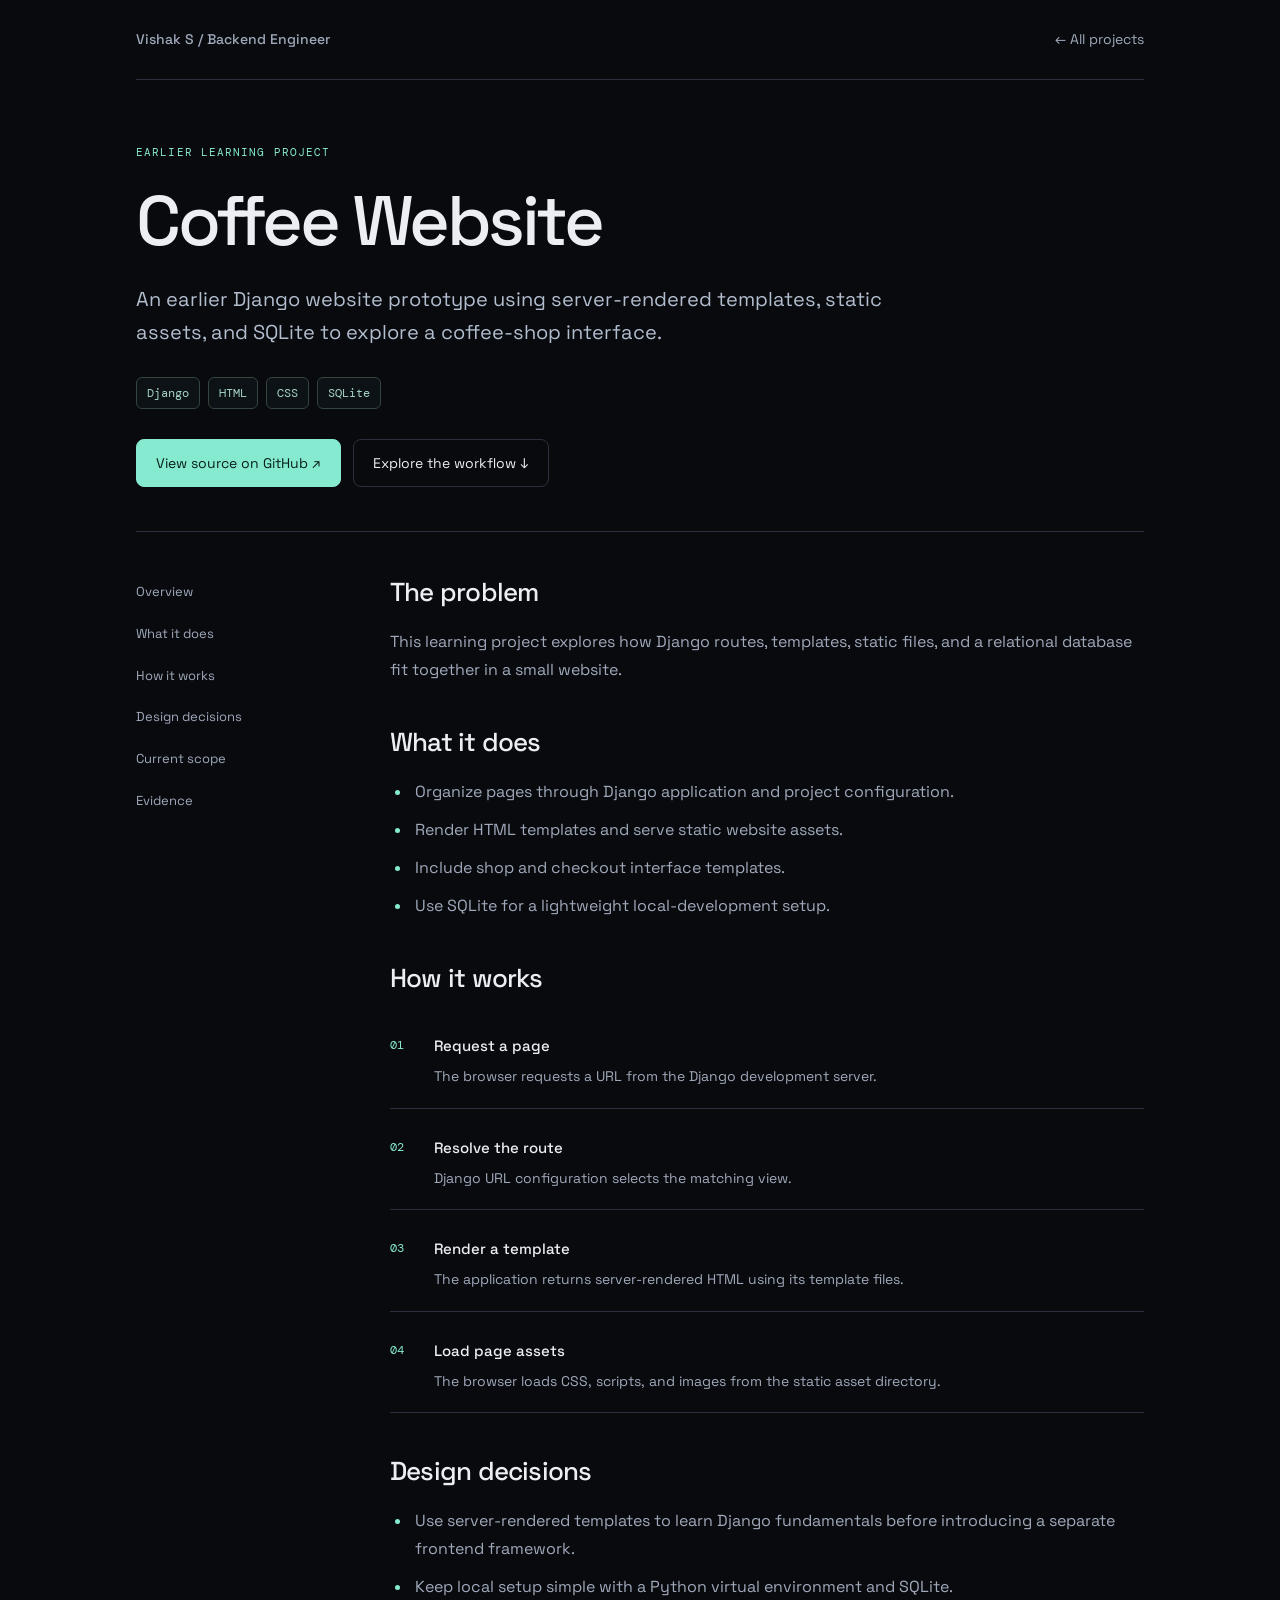
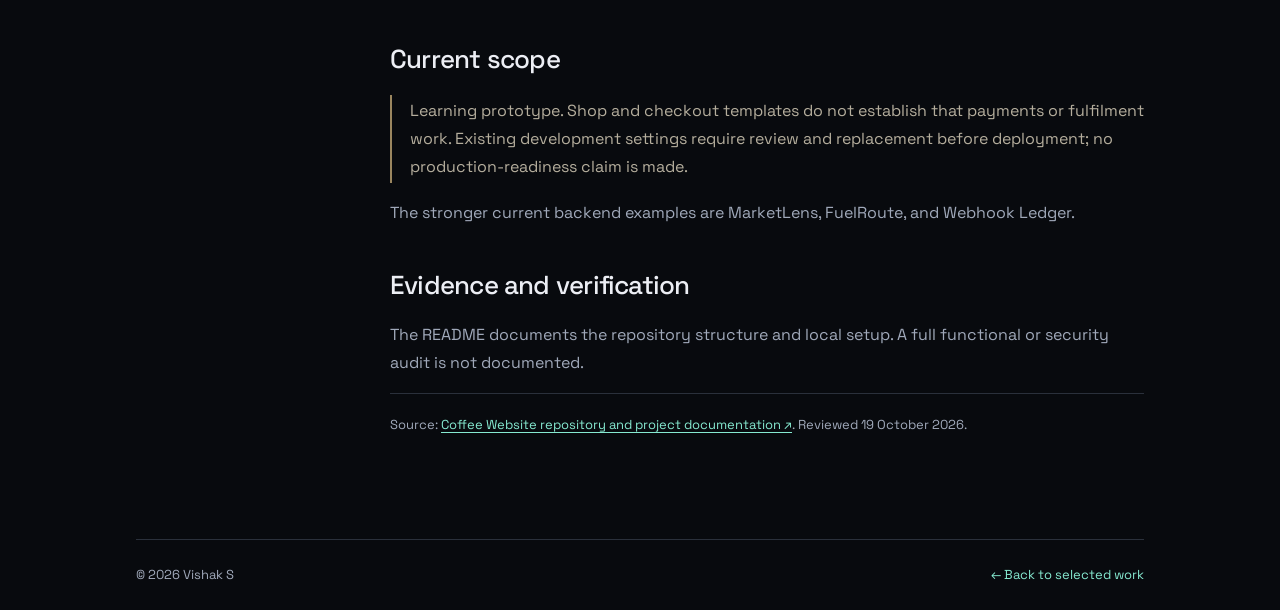
<file: docs/projects/coffee-website.html>
<!doctype html>
<html lang="en"><head><meta charset="utf-8"><meta name="viewport" content="width=device-width,initial-scale=1"><title>Coffee Website — Project case study | Vishak S</title><meta name="description" content="An earlier Django website prototype using server-rendered templates, static assets, and SQLite to explore a coffee-shop interface."><meta name="theme-color" content="#080a0e"><link rel="canonical" href="https://vyshak1736.github.io/portfolio/projects/coffee-website.html"><link rel="stylesheet" href="../assets/project-pages.css"><link rel="preconnect" href="https://fonts.googleapis.com"><link rel="preconnect" href="https://fonts.gstatic.com" crossorigin><link href="https://fonts.googleapis.com/css2?family=DM+Mono:wght@400;500&family=Space+Grotesk:wght@400;500;600&display=swap" rel="stylesheet"></head>
<body class="case-page"><a class="skip" href="#case-main">Skip to project details</a><div class="case-wrap"><header class="case-nav"><a class="brand" href="../index.html">Vishak S / Backend Engineer</a><a href="../index.html#work">← All projects</a></header><main id="case-main"><div class="case-hero"><div class="case-kicker">Earlier learning project</div><h1>Coffee Website</h1><p class="case-summary">An earlier Django website prototype using server-rendered templates, static assets, and SQLite to explore a coffee-shop interface.</p><div class="case-badges"><span class="case-badge">Django</span><span class="case-badge">HTML</span><span class="case-badge">CSS</span><span class="case-badge">SQLite</span></div><div class="case-actions"><a class="case-button" href="https://github.com/Vyshak1736/CoffieWebsite" target="_blank" rel="noopener noreferrer">View source on GitHub ↗</a><a class="case-button secondary" href="#workflow">Explore the workflow ↓</a></div></div><div class="case-layout"><nav class="case-toc" aria-label="Project contents"><a href="#overview">Overview</a><a href="#features">What it does</a><a href="#workflow">How it works</a><a href="#decisions">Design decisions</a><a href="#scope">Current scope</a><a href="#verification">Evidence</a></nav><div class="case-content"><section id="overview"><h2>The problem</h2><p>This learning project explores how Django routes, templates, static files, and a relational database fit together in a small website.</p></section><section id="features"><h2>What it does</h2><ul><li>Organize pages through Django application and project configuration.</li><li>Render HTML templates and serve static website assets.</li><li>Include shop and checkout interface templates.</li><li>Use SQLite for a lightweight local-development setup.</li></ul></section><section id="workflow"><h2>How it works</h2><div class="case-flow"><div class="case-step"><div><strong>Request a page</strong><p>The browser requests a URL from the Django development server.</p></div></div><div class="case-step"><div><strong>Resolve the route</strong><p>Django URL configuration selects the matching view.</p></div></div><div class="case-step"><div><strong>Render a template</strong><p>The application returns server-rendered HTML using its template files.</p></div></div><div class="case-step"><div><strong>Load page assets</strong><p>The browser loads CSS, scripts, and images from the static asset directory.</p></div></div></div></section><section id="decisions"><h2>Design decisions</h2><ul><li>Use server-rendered templates to learn Django fundamentals before introducing a separate frontend framework.</li><li>Keep local setup simple with a Python virtual environment and SQLite.</li></ul></section><section id="scope"><h2>Current scope</h2><div class="scope-note"><p>Learning prototype. Shop and checkout templates do not establish that payments or fulfilment work. Existing development settings require review and replacement before deployment; no production-readiness claim is made.</p></div><p>The stronger current backend examples are MarketLens, FuelRoute, and Webhook Ledger.</p></section><section id="verification"><h2>Evidence and verification</h2><p>The README documents the repository structure and local setup. A full functional or security audit is not documented.</p><p class="case-evidence">Source: <a href="https://github.com/Vyshak1736/CoffieWebsite" target="_blank" rel="noopener noreferrer">Coffee Website repository and project documentation ↗</a>. Reviewed 19 October 2026.</p></section></div></div></main><footer class="case-footer"><span>© 2026 Vishak S</span><a href="../index.html#work">← Back to selected work</a></footer></div></body></html>
</file>
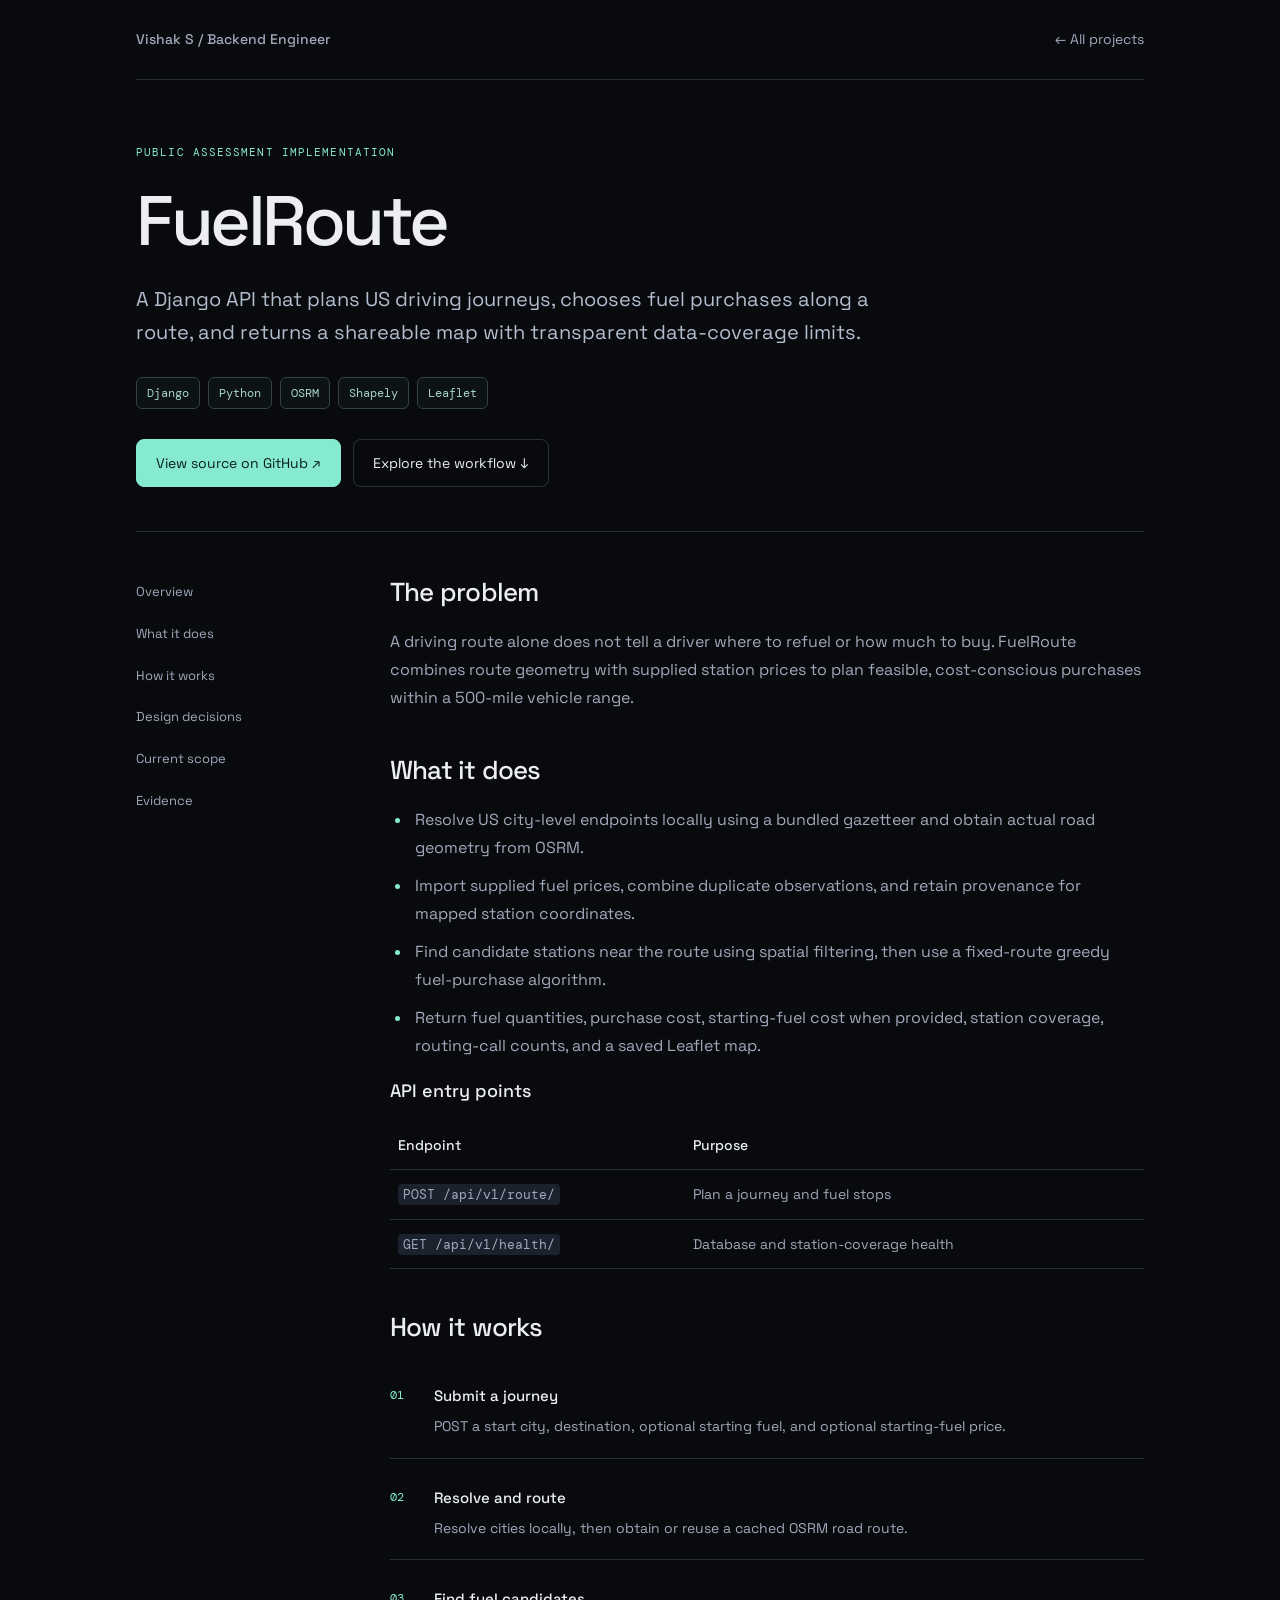
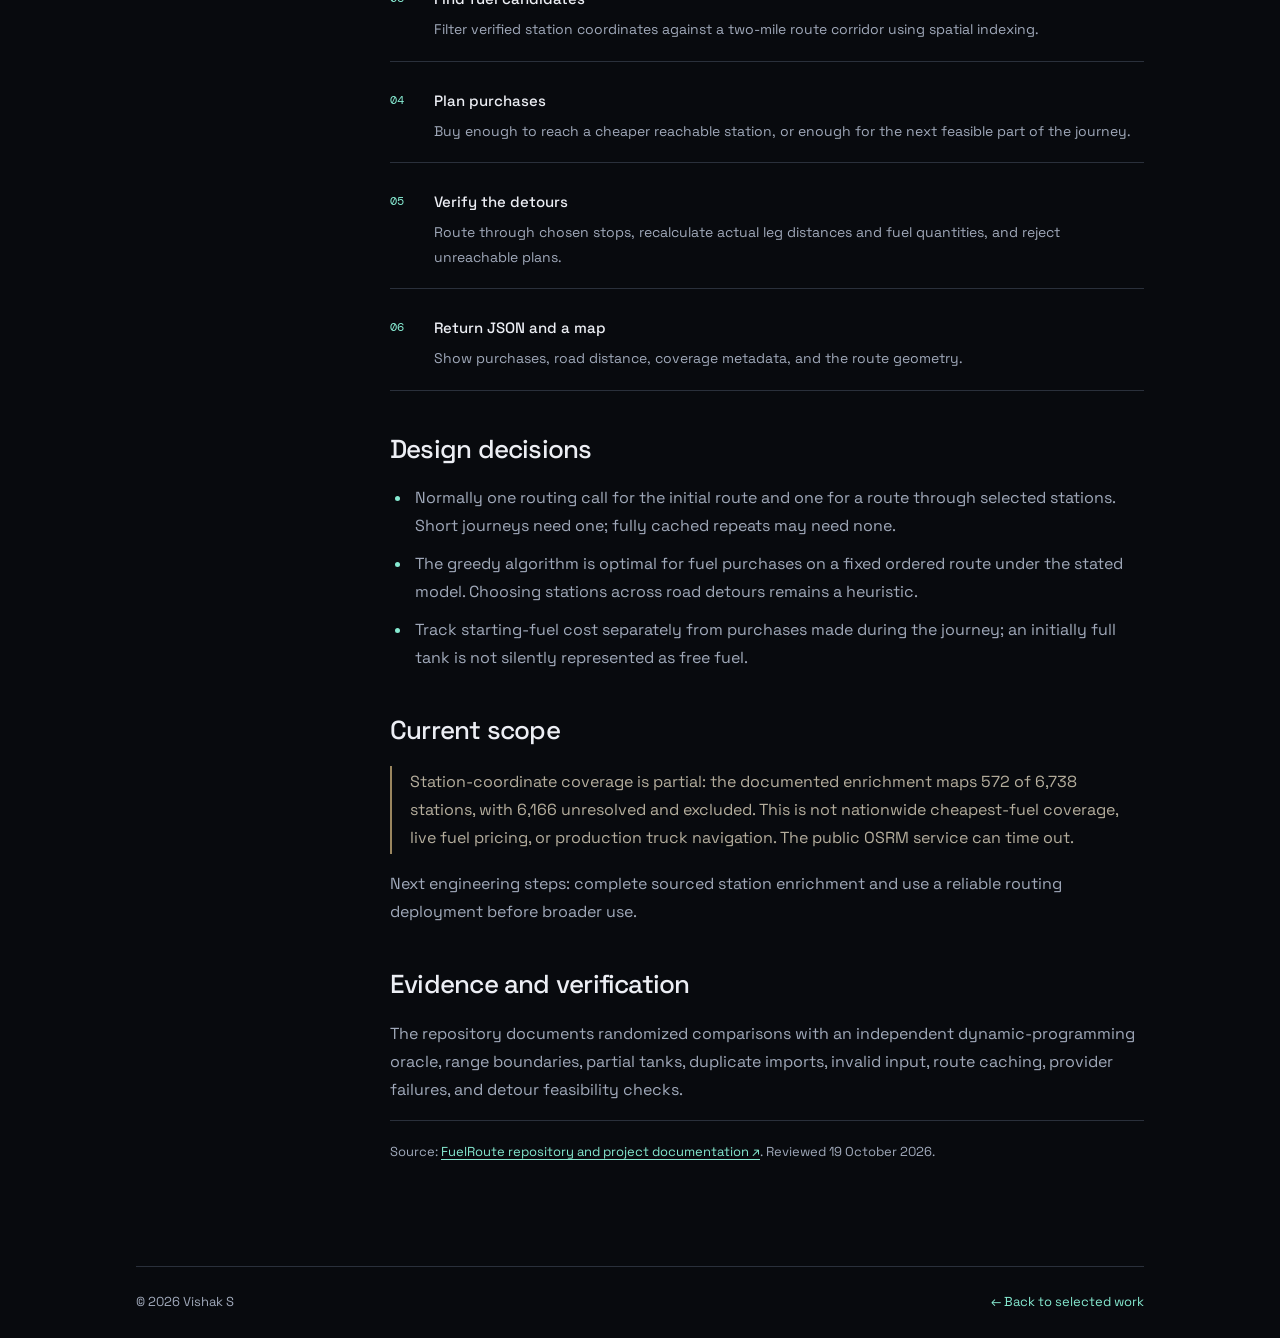
<file: docs/projects/fuelroute.html>
<!doctype html>
<html lang="en"><head><meta charset="utf-8"><meta name="viewport" content="width=device-width,initial-scale=1"><title>FuelRoute — Project case study | Vishak S</title><meta name="description" content="A Django API that plans US driving journeys, chooses fuel purchases along a route, and returns a shareable map with transparent data-coverage limits."><meta name="theme-color" content="#080a0e"><link rel="canonical" href="https://vyshak1736.github.io/portfolio/projects/fuelroute.html"><link rel="stylesheet" href="../assets/project-pages.css"><link rel="preconnect" href="https://fonts.googleapis.com"><link rel="preconnect" href="https://fonts.gstatic.com" crossorigin><link href="https://fonts.googleapis.com/css2?family=DM+Mono:wght@400;500&family=Space+Grotesk:wght@400;500;600&display=swap" rel="stylesheet"></head>
<body class="case-page"><a class="skip" href="#case-main">Skip to project details</a><div class="case-wrap"><header class="case-nav"><a class="brand" href="../index.html">Vishak S / Backend Engineer</a><a href="../index.html#work">← All projects</a></header><main id="case-main"><div class="case-hero"><div class="case-kicker">Public assessment implementation</div><h1>FuelRoute</h1><p class="case-summary">A Django API that plans US driving journeys, chooses fuel purchases along a route, and returns a shareable map with transparent data-coverage limits.</p><div class="case-badges"><span class="case-badge">Django</span><span class="case-badge">Python</span><span class="case-badge">OSRM</span><span class="case-badge">Shapely</span><span class="case-badge">Leaflet</span></div><div class="case-actions"><a class="case-button" href="https://github.com/Vyshak1736/FuelRoute" target="_blank" rel="noopener noreferrer">View source on GitHub ↗</a><a class="case-button secondary" href="#workflow">Explore the workflow ↓</a></div></div><div class="case-layout"><nav class="case-toc" aria-label="Project contents"><a href="#overview">Overview</a><a href="#features">What it does</a><a href="#workflow">How it works</a><a href="#decisions">Design decisions</a><a href="#scope">Current scope</a><a href="#verification">Evidence</a></nav><div class="case-content"><section id="overview"><h2>The problem</h2><p>A driving route alone does not tell a driver where to refuel or how much to buy. FuelRoute combines route geometry with supplied station prices to plan feasible, cost-conscious purchases within a 500-mile vehicle range.</p></section><section id="features"><h2>What it does</h2><ul><li>Resolve US city-level endpoints locally using a bundled gazetteer and obtain actual road geometry from OSRM.</li><li>Import supplied fuel prices, combine duplicate observations, and retain provenance for mapped station coordinates.</li><li>Find candidate stations near the route using spatial filtering, then use a fixed-route greedy fuel-purchase algorithm.</li><li>Return fuel quantities, purchase cost, starting-fuel cost when provided, station coverage, routing-call counts, and a saved Leaflet map.</li></ul><h3>API entry points</h3><div class="table-wrap"><table><thead><tr><th scope="col">Endpoint</th><th scope="col">Purpose</th></tr></thead><tbody><tr><td><code>POST /api/v1/route/</code></td><td>Plan a journey and fuel stops</td></tr><tr><td><code>GET /api/v1/health/</code></td><td>Database and station-coverage health</td></tr></tbody></table></div></section><section id="workflow"><h2>How it works</h2><div class="case-flow"><div class="case-step"><div><strong>Submit a journey</strong><p>POST a start city, destination, optional starting fuel, and optional starting-fuel price.</p></div></div><div class="case-step"><div><strong>Resolve and route</strong><p>Resolve cities locally, then obtain or reuse a cached OSRM road route.</p></div></div><div class="case-step"><div><strong>Find fuel candidates</strong><p>Filter verified station coordinates against a two-mile route corridor using spatial indexing.</p></div></div><div class="case-step"><div><strong>Plan purchases</strong><p>Buy enough to reach a cheaper reachable station, or enough for the next feasible part of the journey.</p></div></div><div class="case-step"><div><strong>Verify the detours</strong><p>Route through chosen stops, recalculate actual leg distances and fuel quantities, and reject unreachable plans.</p></div></div><div class="case-step"><div><strong>Return JSON and a map</strong><p>Show purchases, road distance, coverage metadata, and the route geometry.</p></div></div></div></section><section id="decisions"><h2>Design decisions</h2><ul><li>Normally one routing call for the initial route and one for a route through selected stations. Short journeys need one; fully cached repeats may need none.</li><li>The greedy algorithm is optimal for fuel purchases on a fixed ordered route under the stated model. Choosing stations across road detours remains a heuristic.</li><li>Track starting-fuel cost separately from purchases made during the journey; an initially full tank is not silently represented as free fuel.</li></ul></section><section id="scope"><h2>Current scope</h2><div class="scope-note"><p>Station-coordinate coverage is partial: the documented enrichment maps 572 of 6,738 stations, with 6,166 unresolved and excluded. This is not nationwide cheapest-fuel coverage, live fuel pricing, or production truck navigation. The public OSRM service can time out.</p></div><p>Next engineering steps: complete sourced station enrichment and use a reliable routing deployment before broader use.</p></section><section id="verification"><h2>Evidence and verification</h2><p>The repository documents randomized comparisons with an independent dynamic-programming oracle, range boundaries, partial tanks, duplicate imports, invalid input, route caching, provider failures, and detour feasibility checks.</p><p class="case-evidence">Source: <a href="https://github.com/Vyshak1736/FuelRoute" target="_blank" rel="noopener noreferrer">FuelRoute repository and project documentation ↗</a>. Reviewed 19 October 2026.</p></section></div></div></main><footer class="case-footer"><span>© 2026 Vishak S</span><a href="../index.html#work">← Back to selected work</a></footer></div></body></html>
</file>
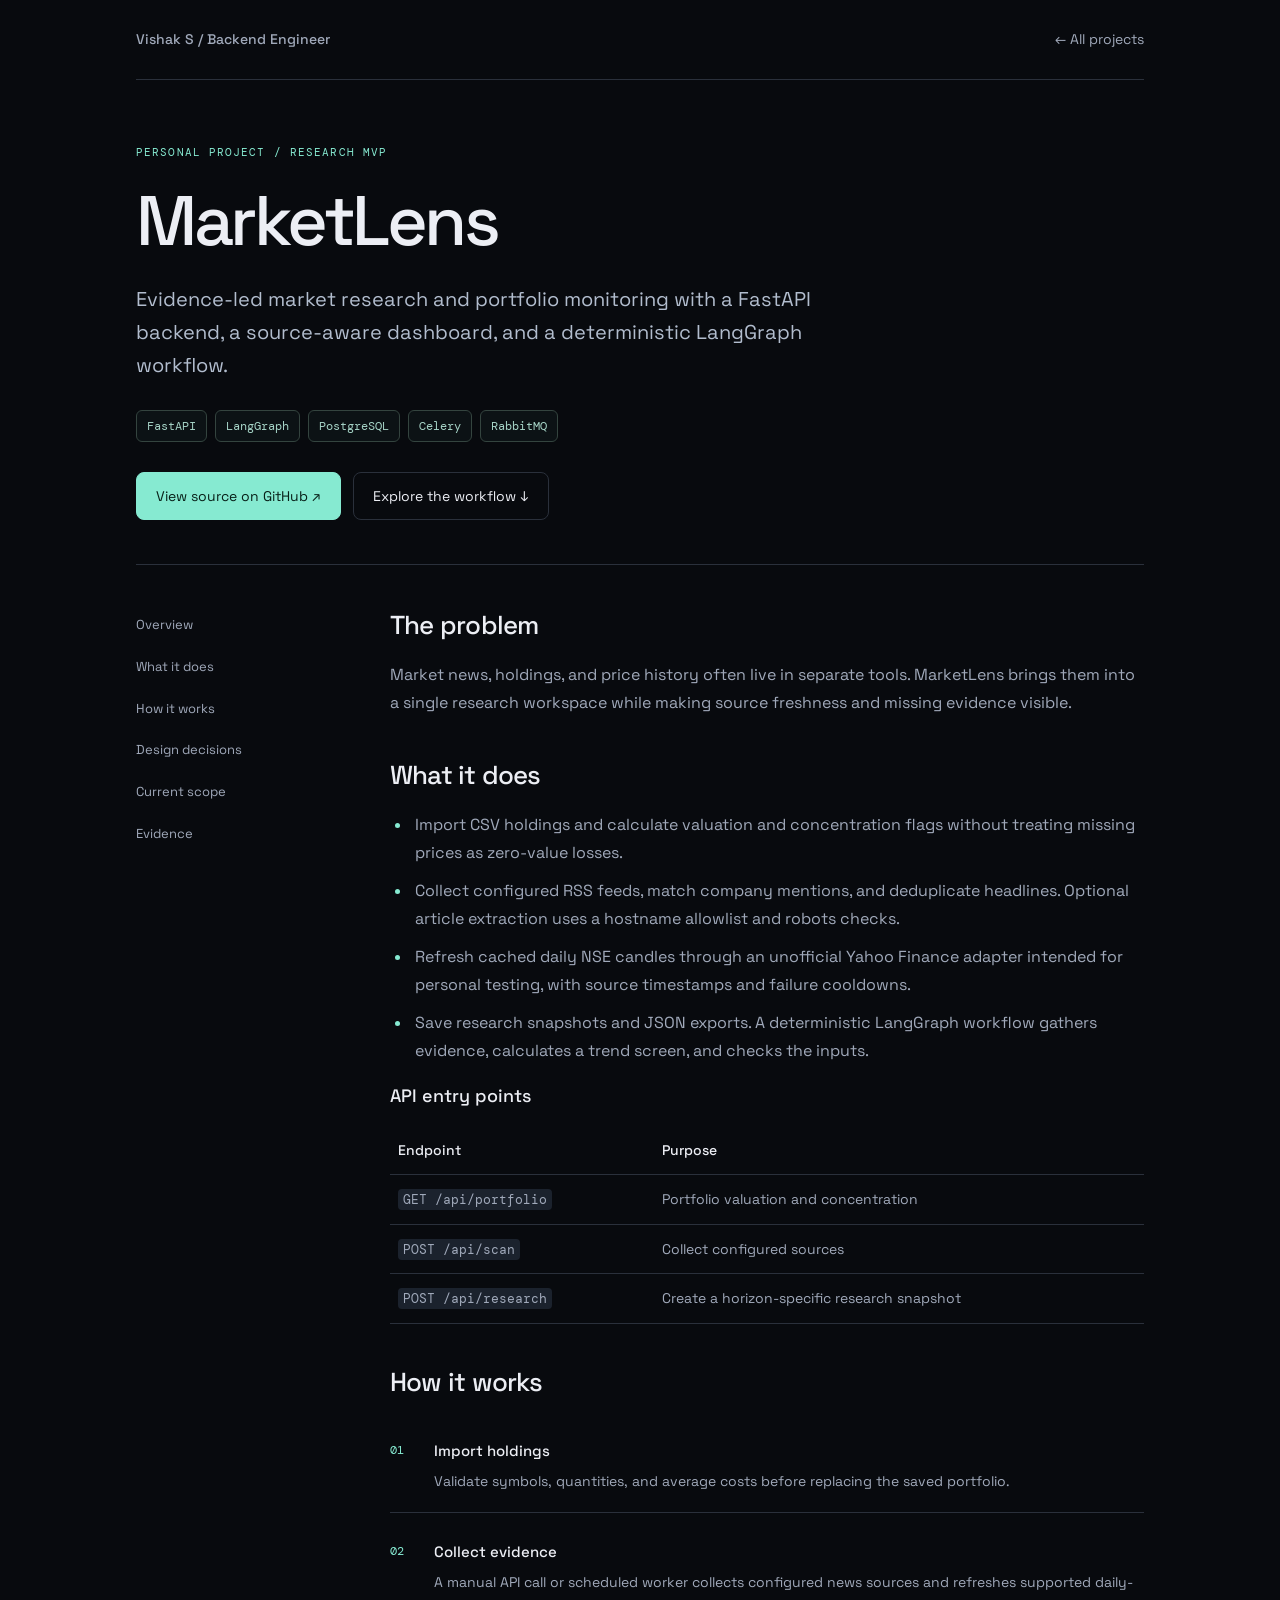
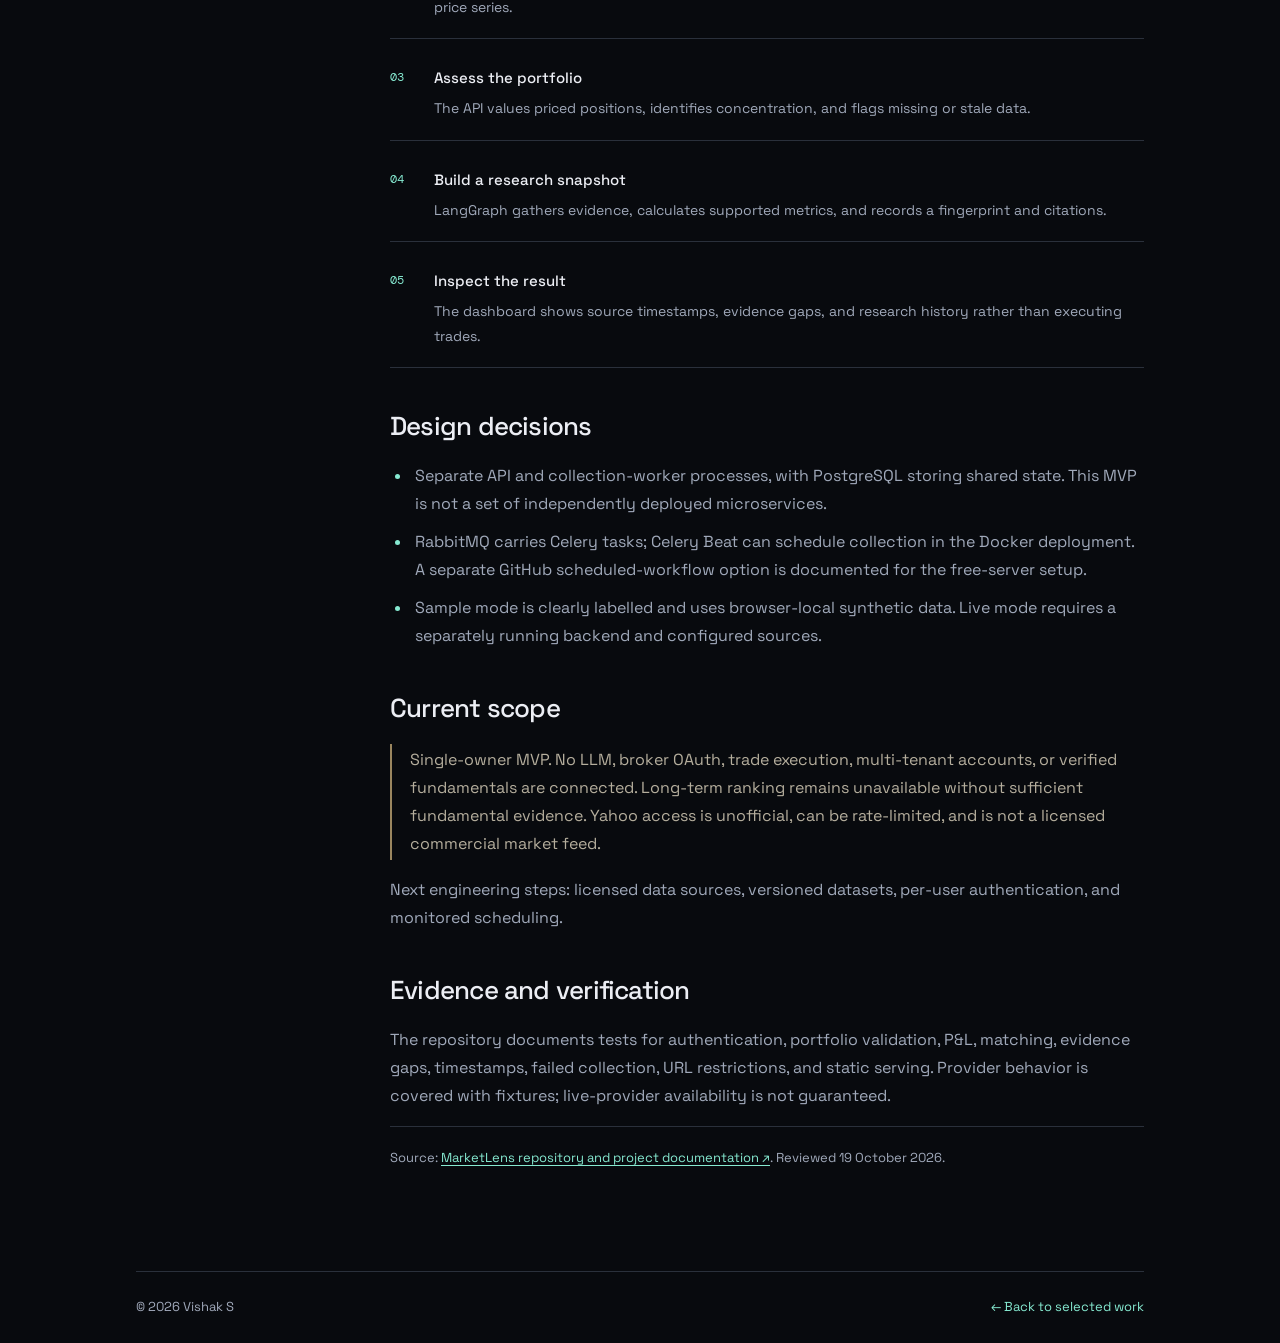
<file: docs/projects/marketlens.html>
<!doctype html>
<html lang="en"><head><meta charset="utf-8"><meta name="viewport" content="width=device-width,initial-scale=1"><title>MarketLens — Project case study | Vishak S</title><meta name="description" content="Evidence-led market research and portfolio monitoring with a FastAPI backend, a source-aware dashboard, and a deterministic LangGraph workflow."><meta name="theme-color" content="#080a0e"><link rel="canonical" href="https://vyshak1736.github.io/portfolio/projects/marketlens.html"><link rel="stylesheet" href="../assets/project-pages.css"><link rel="preconnect" href="https://fonts.googleapis.com"><link rel="preconnect" href="https://fonts.gstatic.com" crossorigin><link href="https://fonts.googleapis.com/css2?family=DM+Mono:wght@400;500&family=Space+Grotesk:wght@400;500;600&display=swap" rel="stylesheet"></head>
<body class="case-page"><a class="skip" href="#case-main">Skip to project details</a><div class="case-wrap"><header class="case-nav"><a class="brand" href="../index.html">Vishak S / Backend Engineer</a><a href="../index.html#work">← All projects</a></header><main id="case-main"><div class="case-hero"><div class="case-kicker">Personal project / Research MVP</div><h1>MarketLens</h1><p class="case-summary">Evidence-led market research and portfolio monitoring with a FastAPI backend, a source-aware dashboard, and a deterministic LangGraph workflow.</p><div class="case-badges"><span class="case-badge">FastAPI</span><span class="case-badge">LangGraph</span><span class="case-badge">PostgreSQL</span><span class="case-badge">Celery</span><span class="case-badge">RabbitMQ</span></div><div class="case-actions"><a class="case-button" href="https://github.com/Vyshak1736/MarketLens" target="_blank" rel="noopener noreferrer">View source on GitHub ↗</a><a class="case-button secondary" href="#workflow">Explore the workflow ↓</a></div></div><div class="case-layout"><nav class="case-toc" aria-label="Project contents"><a href="#overview">Overview</a><a href="#features">What it does</a><a href="#workflow">How it works</a><a href="#decisions">Design decisions</a><a href="#scope">Current scope</a><a href="#verification">Evidence</a></nav><div class="case-content"><section id="overview"><h2>The problem</h2><p>Market news, holdings, and price history often live in separate tools. MarketLens brings them into a single research workspace while making source freshness and missing evidence visible.</p></section><section id="features"><h2>What it does</h2><ul><li>Import CSV holdings and calculate valuation and concentration flags without treating missing prices as zero-value losses.</li><li>Collect configured RSS feeds, match company mentions, and deduplicate headlines. Optional article extraction uses a hostname allowlist and robots checks.</li><li>Refresh cached daily NSE candles through an unofficial Yahoo Finance adapter intended for personal testing, with source timestamps and failure cooldowns.</li><li>Save research snapshots and JSON exports. A deterministic LangGraph workflow gathers evidence, calculates a trend screen, and checks the inputs.</li></ul><h3>API entry points</h3><div class="table-wrap"><table><thead><tr><th scope="col">Endpoint</th><th scope="col">Purpose</th></tr></thead><tbody><tr><td><code>GET /api/portfolio</code></td><td>Portfolio valuation and concentration</td></tr><tr><td><code>POST /api/scan</code></td><td>Collect configured sources</td></tr><tr><td><code>POST /api/research</code></td><td>Create a horizon-specific research snapshot</td></tr></tbody></table></div></section><section id="workflow"><h2>How it works</h2><div class="case-flow"><div class="case-step"><div><strong>Import holdings</strong><p>Validate symbols, quantities, and average costs before replacing the saved portfolio.</p></div></div><div class="case-step"><div><strong>Collect evidence</strong><p>A manual API call or scheduled worker collects configured news sources and refreshes supported daily-price series.</p></div></div><div class="case-step"><div><strong>Assess the portfolio</strong><p>The API values priced positions, identifies concentration, and flags missing or stale data.</p></div></div><div class="case-step"><div><strong>Build a research snapshot</strong><p>LangGraph gathers evidence, calculates supported metrics, and records a fingerprint and citations.</p></div></div><div class="case-step"><div><strong>Inspect the result</strong><p>The dashboard shows source timestamps, evidence gaps, and research history rather than executing trades.</p></div></div></div></section><section id="decisions"><h2>Design decisions</h2><ul><li>Separate API and collection-worker processes, with PostgreSQL storing shared state. This MVP is not a set of independently deployed microservices.</li><li>RabbitMQ carries Celery tasks; Celery Beat can schedule collection in the Docker deployment. A separate GitHub scheduled-workflow option is documented for the free-server setup.</li><li>Sample mode is clearly labelled and uses browser-local synthetic data. Live mode requires a separately running backend and configured sources.</li></ul></section><section id="scope"><h2>Current scope</h2><div class="scope-note"><p>Single-owner MVP. No LLM, broker OAuth, trade execution, multi-tenant accounts, or verified fundamentals are connected. Long-term ranking remains unavailable without sufficient fundamental evidence. Yahoo access is unofficial, can be rate-limited, and is not a licensed commercial market feed.</p></div><p>Next engineering steps: licensed data sources, versioned datasets, per-user authentication, and monitored scheduling.</p></section><section id="verification"><h2>Evidence and verification</h2><p>The repository documents tests for authentication, portfolio validation, P&amp;L, matching, evidence gaps, timestamps, failed collection, URL restrictions, and static serving. Provider behavior is covered with fixtures; live-provider availability is not guaranteed.</p><p class="case-evidence">Source: <a href="https://github.com/Vyshak1736/MarketLens" target="_blank" rel="noopener noreferrer">MarketLens repository and project documentation ↗</a>. Reviewed 19 October 2026.</p></section></div></div></main><footer class="case-footer"><span>© 2026 Vishak S</span><a href="../index.html#work">← Back to selected work</a></footer></div></body></html>
</file>
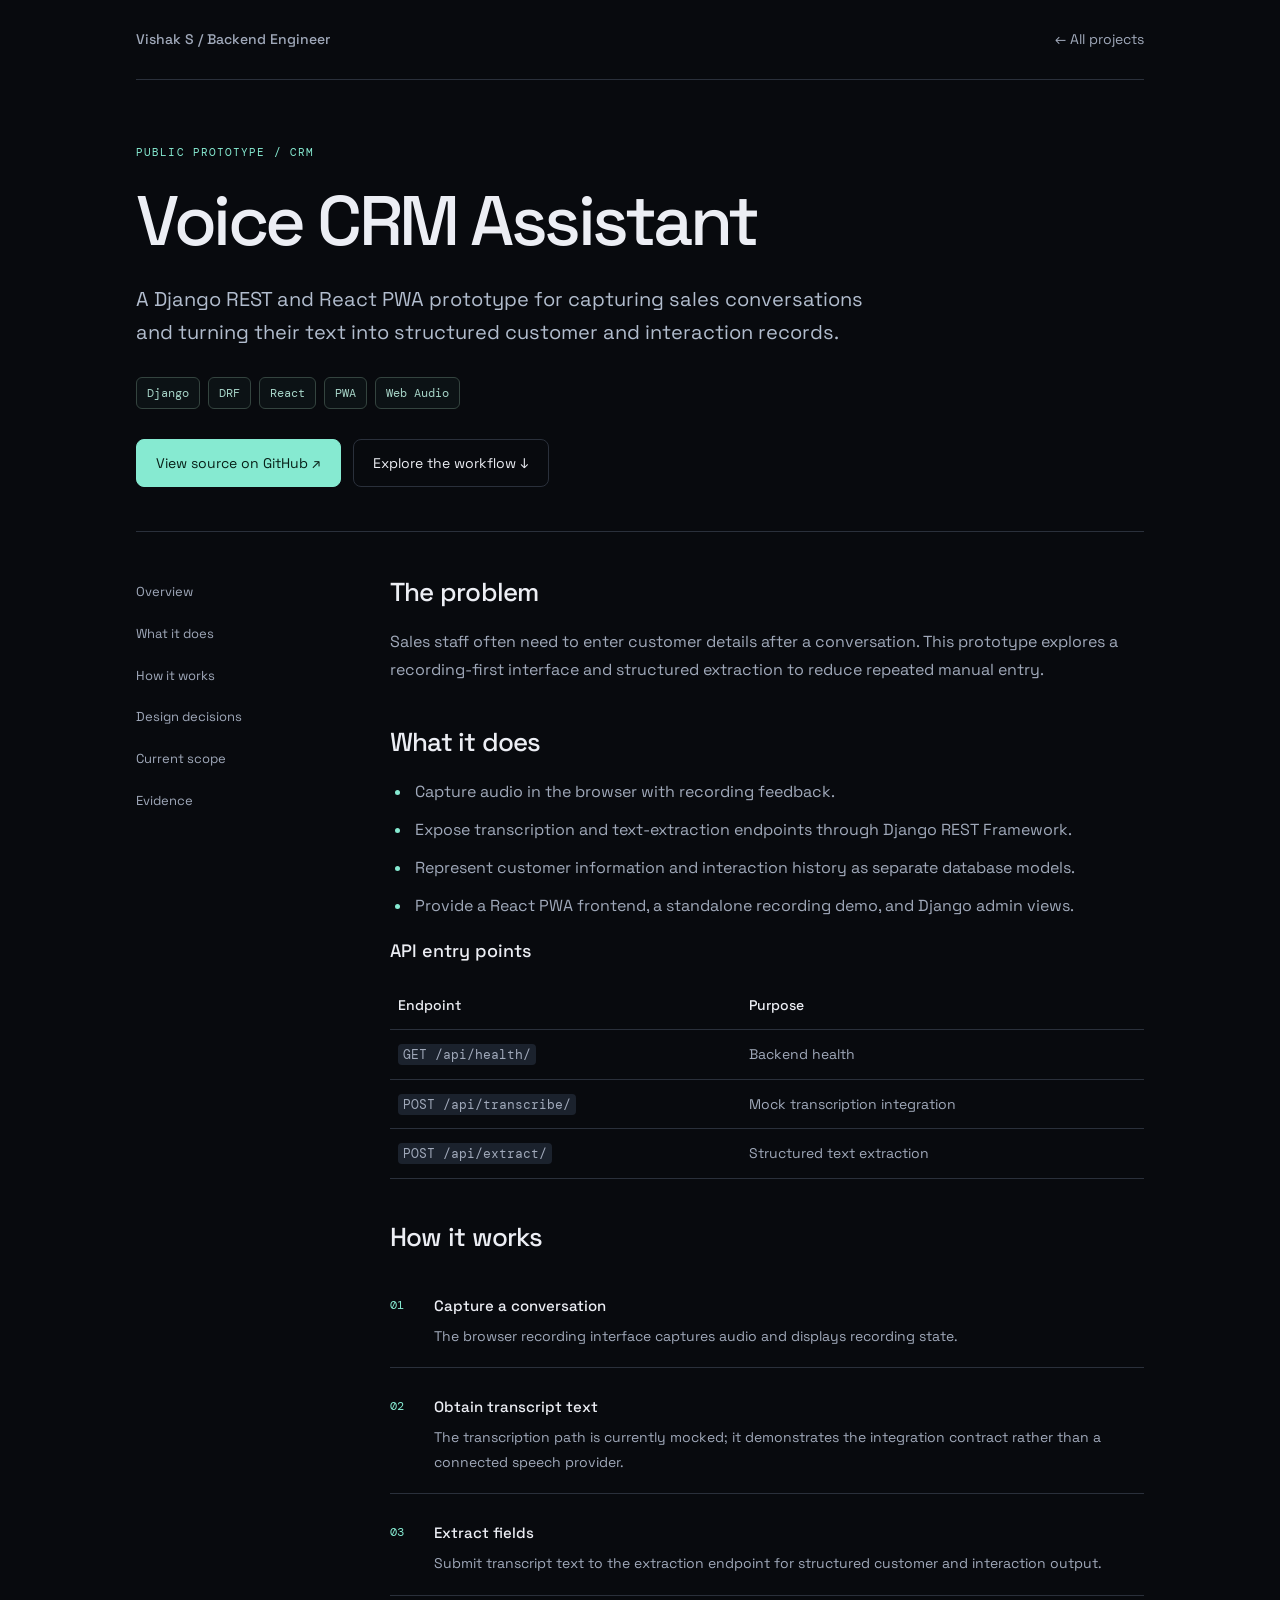
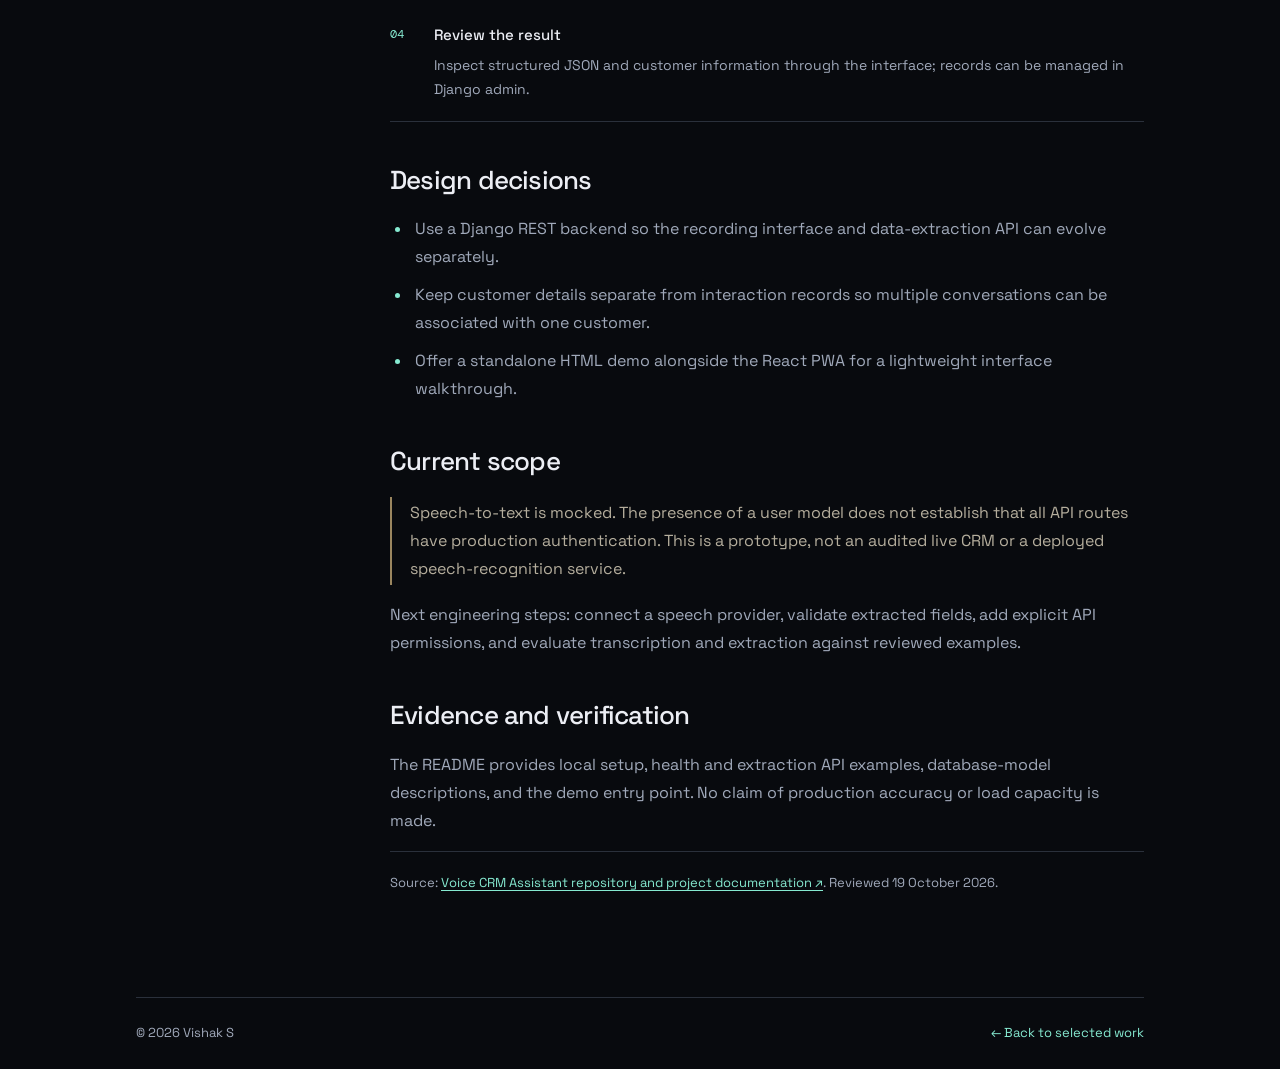
<file: docs/projects/voice-crm.html>
<!doctype html>
<html lang="en"><head><meta charset="utf-8"><meta name="viewport" content="width=device-width,initial-scale=1"><title>Voice CRM Assistant — Project case study | Vishak S</title><meta name="description" content="A Django REST and React PWA prototype for capturing sales conversations and turning their text into structured customer and interaction records."><meta name="theme-color" content="#080a0e"><link rel="canonical" href="https://vyshak1736.github.io/portfolio/projects/voice-crm.html"><link rel="stylesheet" href="../assets/project-pages.css"><link rel="preconnect" href="https://fonts.googleapis.com"><link rel="preconnect" href="https://fonts.gstatic.com" crossorigin><link href="https://fonts.googleapis.com/css2?family=DM+Mono:wght@400;500&family=Space+Grotesk:wght@400;500;600&display=swap" rel="stylesheet"></head>
<body class="case-page"><a class="skip" href="#case-main">Skip to project details</a><div class="case-wrap"><header class="case-nav"><a class="brand" href="../index.html">Vishak S / Backend Engineer</a><a href="../index.html#work">← All projects</a></header><main id="case-main"><div class="case-hero"><div class="case-kicker">Public prototype / CRM</div><h1>Voice CRM Assistant</h1><p class="case-summary">A Django REST and React PWA prototype for capturing sales conversations and turning their text into structured customer and interaction records.</p><div class="case-badges"><span class="case-badge">Django</span><span class="case-badge">DRF</span><span class="case-badge">React</span><span class="case-badge">PWA</span><span class="case-badge">Web Audio</span></div><div class="case-actions"><a class="case-button" href="https://github.com/Vyshak1736/Voice-CRM-Assistant" target="_blank" rel="noopener noreferrer">View source on GitHub ↗</a><a class="case-button secondary" href="#workflow">Explore the workflow ↓</a></div></div><div class="case-layout"><nav class="case-toc" aria-label="Project contents"><a href="#overview">Overview</a><a href="#features">What it does</a><a href="#workflow">How it works</a><a href="#decisions">Design decisions</a><a href="#scope">Current scope</a><a href="#verification">Evidence</a></nav><div class="case-content"><section id="overview"><h2>The problem</h2><p>Sales staff often need to enter customer details after a conversation. This prototype explores a recording-first interface and structured extraction to reduce repeated manual entry.</p></section><section id="features"><h2>What it does</h2><ul><li>Capture audio in the browser with recording feedback.</li><li>Expose transcription and text-extraction endpoints through Django REST Framework.</li><li>Represent customer information and interaction history as separate database models.</li><li>Provide a React PWA frontend, a standalone recording demo, and Django admin views.</li></ul><h3>API entry points</h3><div class="table-wrap"><table><thead><tr><th scope="col">Endpoint</th><th scope="col">Purpose</th></tr></thead><tbody><tr><td><code>GET /api/health/</code></td><td>Backend health</td></tr><tr><td><code>POST /api/transcribe/</code></td><td>Mock transcription integration</td></tr><tr><td><code>POST /api/extract/</code></td><td>Structured text extraction</td></tr></tbody></table></div></section><section id="workflow"><h2>How it works</h2><div class="case-flow"><div class="case-step"><div><strong>Capture a conversation</strong><p>The browser recording interface captures audio and displays recording state.</p></div></div><div class="case-step"><div><strong>Obtain transcript text</strong><p>The transcription path is currently mocked; it demonstrates the integration contract rather than a connected speech provider.</p></div></div><div class="case-step"><div><strong>Extract fields</strong><p>Submit transcript text to the extraction endpoint for structured customer and interaction output.</p></div></div><div class="case-step"><div><strong>Review the result</strong><p>Inspect structured JSON and customer information through the interface; records can be managed in Django admin.</p></div></div></div></section><section id="decisions"><h2>Design decisions</h2><ul><li>Use a Django REST backend so the recording interface and data-extraction API can evolve separately.</li><li>Keep customer details separate from interaction records so multiple conversations can be associated with one customer.</li><li>Offer a standalone HTML demo alongside the React PWA for a lightweight interface walkthrough.</li></ul></section><section id="scope"><h2>Current scope</h2><div class="scope-note"><p>Speech-to-text is mocked. The presence of a user model does not establish that all API routes have production authentication. This is a prototype, not an audited live CRM or a deployed speech-recognition service.</p></div><p>Next engineering steps: connect a speech provider, validate extracted fields, add explicit API permissions, and evaluate transcription and extraction against reviewed examples.</p></section><section id="verification"><h2>Evidence and verification</h2><p>The README provides local setup, health and extraction API examples, database-model descriptions, and the demo entry point. No claim of production accuracy or load capacity is made.</p><p class="case-evidence">Source: <a href="https://github.com/Vyshak1736/Voice-CRM-Assistant" target="_blank" rel="noopener noreferrer">Voice CRM Assistant repository and project documentation ↗</a>. Reviewed 19 October 2026.</p></section></div></div></main><footer class="case-footer"><span>© 2026 Vishak S</span><a href="../index.html#work">← Back to selected work</a></footer></div></body></html>
</file>
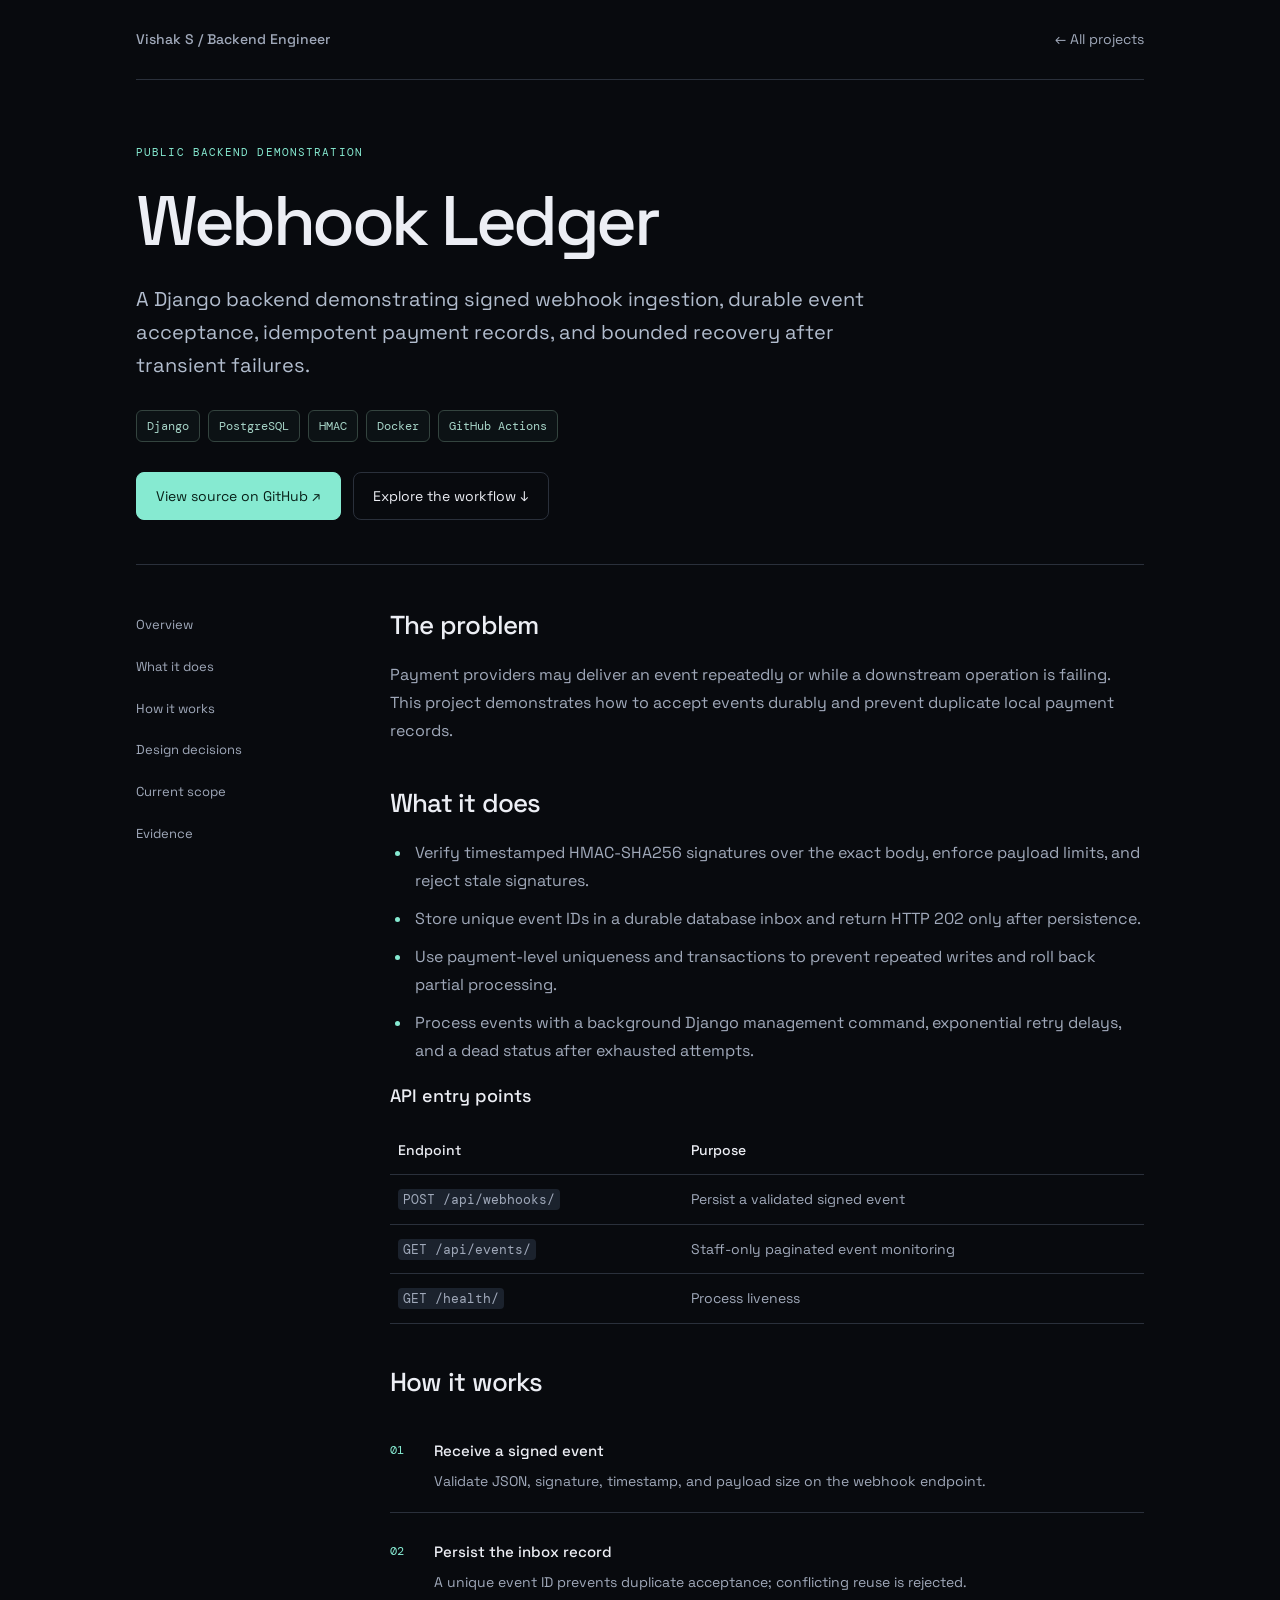
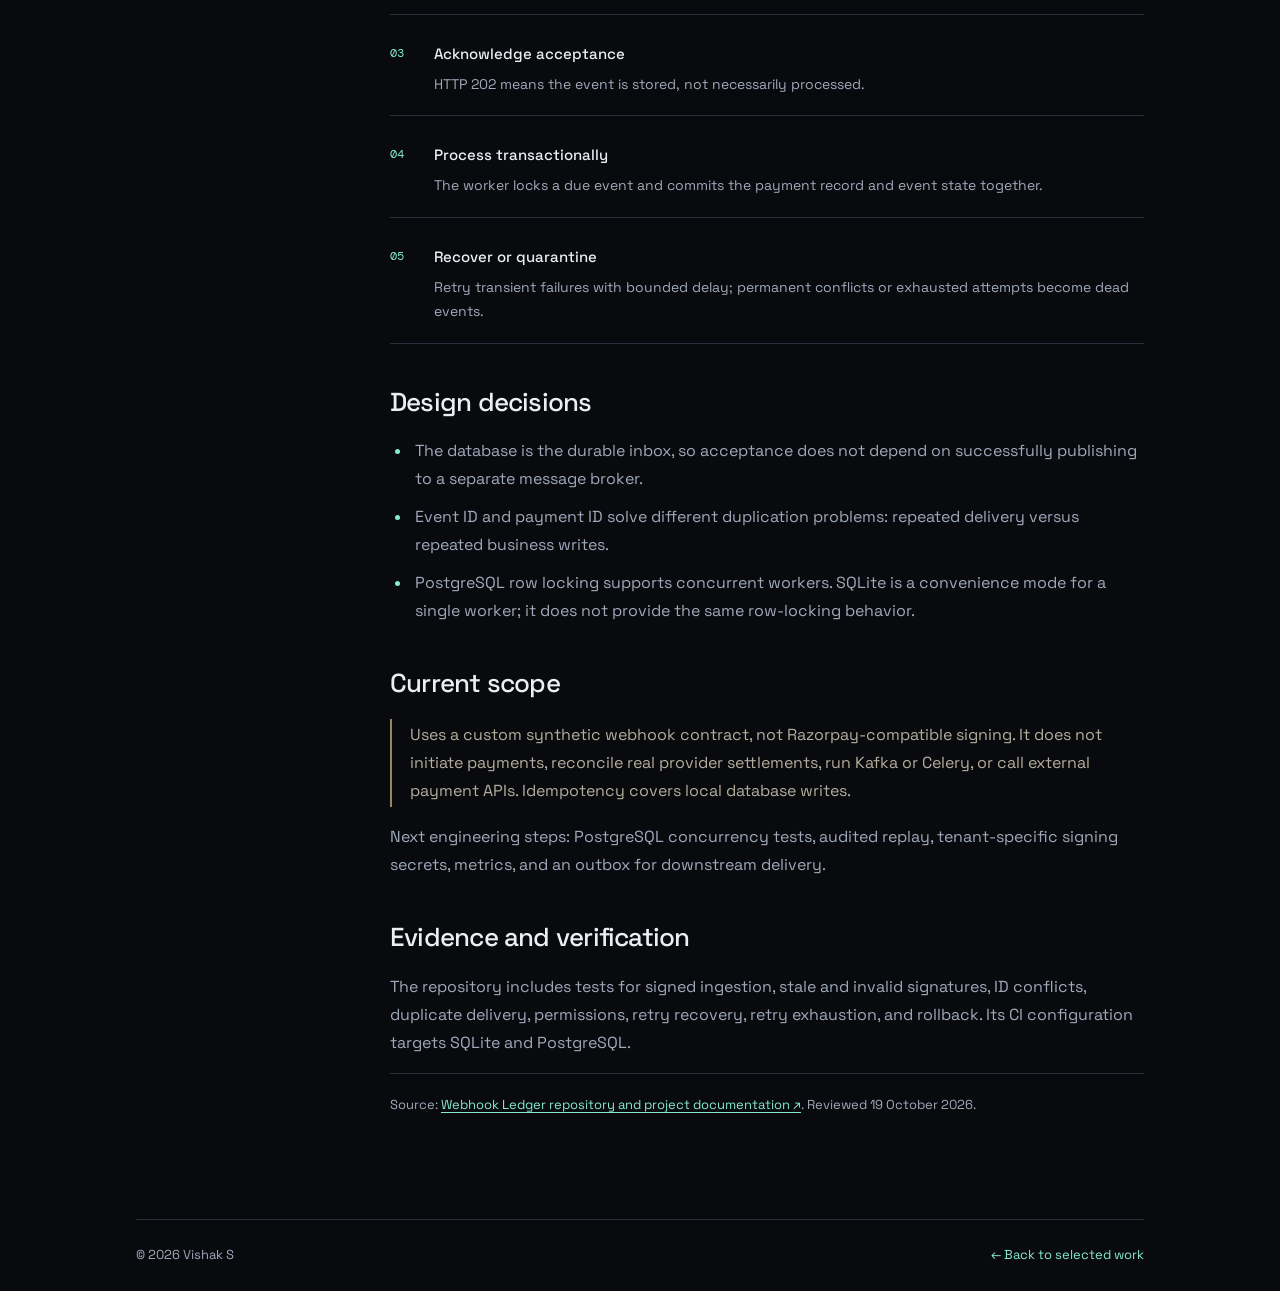
<file: docs/projects/webhook-ledger.html>
<!doctype html>
<html lang="en"><head><meta charset="utf-8"><meta name="viewport" content="width=device-width,initial-scale=1"><title>Webhook Ledger — Project case study | Vishak S</title><meta name="description" content="A Django backend demonstrating signed webhook ingestion, durable event acceptance, idempotent payment records, and bounded recovery after transient failures."><meta name="theme-color" content="#080a0e"><link rel="canonical" href="https://vyshak1736.github.io/portfolio/projects/webhook-ledger.html"><link rel="stylesheet" href="../assets/project-pages.css"><link rel="preconnect" href="https://fonts.googleapis.com"><link rel="preconnect" href="https://fonts.gstatic.com" crossorigin><link href="https://fonts.googleapis.com/css2?family=DM+Mono:wght@400;500&family=Space+Grotesk:wght@400;500;600&display=swap" rel="stylesheet"></head>
<body class="case-page"><a class="skip" href="#case-main">Skip to project details</a><div class="case-wrap"><header class="case-nav"><a class="brand" href="../index.html">Vishak S / Backend Engineer</a><a href="../index.html#work">← All projects</a></header><main id="case-main"><div class="case-hero"><div class="case-kicker">Public backend demonstration</div><h1>Webhook Ledger</h1><p class="case-summary">A Django backend demonstrating signed webhook ingestion, durable event acceptance, idempotent payment records, and bounded recovery after transient failures.</p><div class="case-badges"><span class="case-badge">Django</span><span class="case-badge">PostgreSQL</span><span class="case-badge">HMAC</span><span class="case-badge">Docker</span><span class="case-badge">GitHub Actions</span></div><div class="case-actions"><a class="case-button" href="https://github.com/Vyshak1736/portfolio/tree/main/projects/webhook-ledger" target="_blank" rel="noopener noreferrer">View source on GitHub ↗</a><a class="case-button secondary" href="#workflow">Explore the workflow ↓</a></div></div><div class="case-layout"><nav class="case-toc" aria-label="Project contents"><a href="#overview">Overview</a><a href="#features">What it does</a><a href="#workflow">How it works</a><a href="#decisions">Design decisions</a><a href="#scope">Current scope</a><a href="#verification">Evidence</a></nav><div class="case-content"><section id="overview"><h2>The problem</h2><p>Payment providers may deliver an event repeatedly or while a downstream operation is failing. This project demonstrates how to accept events durably and prevent duplicate local payment records.</p></section><section id="features"><h2>What it does</h2><ul><li>Verify timestamped HMAC-SHA256 signatures over the exact body, enforce payload limits, and reject stale signatures.</li><li>Store unique event IDs in a durable database inbox and return HTTP 202 only after persistence.</li><li>Use payment-level uniqueness and transactions to prevent repeated writes and roll back partial processing.</li><li>Process events with a background Django management command, exponential retry delays, and a dead status after exhausted attempts.</li></ul><h3>API entry points</h3><div class="table-wrap"><table><thead><tr><th scope="col">Endpoint</th><th scope="col">Purpose</th></tr></thead><tbody><tr><td><code>POST /api/webhooks/</code></td><td>Persist a validated signed event</td></tr><tr><td><code>GET /api/events/</code></td><td>Staff-only paginated event monitoring</td></tr><tr><td><code>GET /health/</code></td><td>Process liveness</td></tr></tbody></table></div></section><section id="workflow"><h2>How it works</h2><div class="case-flow"><div class="case-step"><div><strong>Receive a signed event</strong><p>Validate JSON, signature, timestamp, and payload size on the webhook endpoint.</p></div></div><div class="case-step"><div><strong>Persist the inbox record</strong><p>A unique event ID prevents duplicate acceptance; conflicting reuse is rejected.</p></div></div><div class="case-step"><div><strong>Acknowledge acceptance</strong><p>HTTP 202 means the event is stored, not necessarily processed.</p></div></div><div class="case-step"><div><strong>Process transactionally</strong><p>The worker locks a due event and commits the payment record and event state together.</p></div></div><div class="case-step"><div><strong>Recover or quarantine</strong><p>Retry transient failures with bounded delay; permanent conflicts or exhausted attempts become dead events.</p></div></div></div></section><section id="decisions"><h2>Design decisions</h2><ul><li>The database is the durable inbox, so acceptance does not depend on successfully publishing to a separate message broker.</li><li>Event ID and payment ID solve different duplication problems: repeated delivery versus repeated business writes.</li><li>PostgreSQL row locking supports concurrent workers. SQLite is a convenience mode for a single worker; it does not provide the same row-locking behavior.</li></ul></section><section id="scope"><h2>Current scope</h2><div class="scope-note"><p>Uses a custom synthetic webhook contract, not Razorpay-compatible signing. It does not initiate payments, reconcile real provider settlements, run Kafka or Celery, or call external payment APIs. Idempotency covers local database writes.</p></div><p>Next engineering steps: PostgreSQL concurrency tests, audited replay, tenant-specific signing secrets, metrics, and an outbox for downstream delivery.</p></section><section id="verification"><h2>Evidence and verification</h2><p>The repository includes tests for signed ingestion, stale and invalid signatures, ID conflicts, duplicate delivery, permissions, retry recovery, retry exhaustion, and rollback. Its CI configuration targets SQLite and PostgreSQL.</p><p class="case-evidence">Source: <a href="https://github.com/Vyshak1736/portfolio/tree/main/projects/webhook-ledger" target="_blank" rel="noopener noreferrer">Webhook Ledger repository and project documentation ↗</a>. Reviewed 19 October 2026.</p></section></div></div></main><footer class="case-footer"><span>© 2026 Vishak S</span><a href="../index.html#work">← Back to selected work</a></footer></div></body></html>
</file>
<file: docs/assets/system-design.css>
#portfolio-system{font:12px/1.45 Inter,system-ui,sans-serif;color:#e5eaf7;background:#050919;padding:14px;border-radius:12px}#portfolio-system *{box-sizing:border-box}#portfolio-system .tabs{display:grid;grid-template-columns:repeat(3,minmax(0,1fr));gap:8px;margin-bottom:20px}#portfolio-system .tab{font:inherit;text-align:left;position:relative;padding:13px 12px;background:#080e1d;border:1px solid #202b40;border-radius:12px;color:#e1e9fa;min-height:84px}#portfolio-system .tab[aria-selected=true]{border-color:#6659ef;background:#11162b;box-shadow:0 0 0 1px #6659ef55}#portfolio-system .tab-top{display:flex;justify-content:space-between;align-items:center;margin-bottom:6px;color:#6f86a6}#portfolio-system .tab svg{width:16px;height:16px}#portfolio-system .tag{font:10px ui-monospace,monospace;color:#7c9cc4;background:#202c40;padding:3px 5px;border-radius:4px}#portfolio-system .tab[aria-selected=true] .tag{color:#b3adff;background:#252750}#portfolio-system .tab strong{display:block;font-weight:500;font-size:12px}#portfolio-system .tab small{display:block;color:#587297;font-size:10px;margin-top:2px}#portfolio-system .board{position:relative;padding:24px 18px 30px;background:radial-gradient(circle,#17233d 0.7px,transparent 1px);background-size:24px 24px;isolation:isolate}#portfolio-system .nodes{display:grid;grid-template-columns:repeat(4,minmax(0,1fr));grid-template-rows:repeat(3,150px);gap:20px 30px;align-items:center}#portfolio-system .node{position:relative;min-width:0;background:#101727;border:1px solid #263148;border-radius:12px;padding:11px;z-index:2;min-height:120px}#portfolio-system .node:before,#portfolio-system .node:after{content:'';position:absolute;top:50%;width:9px;height:9px;background:#080d20;border:2px solid #7464ff;border-radius:50%;transform:translateY(-50%)}#portfolio-system .node:before{left:-6px}#portfolio-system .node:after{right:-6px}#portfolio-system .node-head{display:flex;align-items:center;gap:7px;margin-bottom:6px}#portfolio-system .logo{display:flex;align-items:center;justify-content:center;width:28px;height:28px;flex-shrink:0;background:#040a19;border:1px solid #253047;border-radius:8px;color:#8c9eff}#portfolio-system .logo svg{width:17px;height:17px}#portfolio-system .logo img{width:18px;height:18px;object-fit:contain}#portfolio-system .tech{font:500 10px/1.3 ui-monospace,monospace;color:#a9baff;overflow-wrap:anywhere}#portfolio-system .status{display:flex;align-items:center;gap:4px;font-size:9px;background:#050b1a;color:#97a6c0;border:1px solid #29334a;border-radius:20px;padding:3px 6px;margin-left:auto}#portfolio-system .status:before{content:'';width:5px;height:5px;border-radius:50%;background:#39d6af;flex-shrink:0}#portfolio-system .title{font-size:12px;font-weight:500;margin-bottom:2px}#portfolio-system .desc{font-size:10px;color:#8a9bb7}#portfolio-system .chips{display:flex;flex-wrap:wrap;gap:4px;margin-top:8px}#portfolio-system .chip{background:#040b1a;color:#9baac4;border:1px solid #26324b;border-radius:5px;padding:2px 5px;font:9px ui-monospace,monospace}#portfolio-system .wires{position:absolute;inset:0;width:100%;height:100%;z-index:0;pointer-events:none}#portfolio-system .flow-label{font:9px ui-monospace,monospace;fill:#b3bfd5;paint-order:stroke;stroke:#060b1b;stroke-width:5px;stroke-linejoin:round}#portfolio-system .footer{display:flex;justify-content:space-between;align-items:center;gap:10px;flex-wrap:wrap;color:#7285a6;font-size:10px;padding:10px 4px 0}#portfolio-system .pause{font:inherit;color:#b8c6e4;background:#111a2c;border:1px solid #2a3752;border-radius:6px;padding:5px 10px}@media(max-width:720px){#portfolio-system .nodes{grid-template-columns:repeat(2,minmax(0,1fr));grid-template-rows:none;gap:24px 28px}#portfolio-system .node{grid-column:auto!important;grid-row:auto!important;min-height:140px}#portfolio-system .board{padding:18px 8px}#portfolio-system .status{display:none}#portfolio-system .tabs{grid-template-columns:repeat(2,minmax(0,1fr))}}@media(max-width:390px){#portfolio-system .nodes{grid-template-columns:1fr}#portfolio-system .tabs{grid-template-columns:1fr}#portfolio-system .node{min-height:120px}}


#portfolio-system{padding:20px;font-size:14px;border:1px solid #1f293e;border-radius:16px}#portfolio-system .tabs{gap:10px;margin-bottom:26px}#portfolio-system .tab{min-height:100px;padding:15px;border-radius:11px;transition:background .15s,border-color .15s}#portfolio-system .tab:hover{background:#11192b;border-color:#485775}#portfolio-system .tab strong{font-size:14px}#portfolio-system .tab small{font-size:12px;color:#8e9eb8;margin-top:5px}#portfolio-system .tag{font-size:10px;color:#9caccc}#portfolio-system .tab-top{margin-bottom:9px}#portfolio-system .tab:focus-visible,#portfolio-system .pause:focus-visible,#portfolio-system summary:focus-visible{outline:2px solid #a59aff;outline-offset:4px}#portfolio-system .section-heading{display:flex;justify-content:space-between;align-items:center;gap:16px;margin:0 3px 14px}#portfolio-system .section-eyebrow{font:10px ui-monospace,monospace;letter-spacing:1.7px;color:#7f91b0}#portfolio-system h2{font-size:21px;font-weight:500;margin:6px 0}#portfolio-system .section-heading p{font-size:12px;color:#99aac5;margin:0;max-width:570px}#portfolio-system .reference-badge{white-space:nowrap;font-size:11px;color:#aab6cf;border:1px solid #2c3751;padding:5px 9px;border-radius:20px}#portfolio-system .board{border:1px solid #1c2940;border-radius:12px;padding:24px 16px;overflow:hidden;background-color:#080e1e}#portfolio-system .nodes{grid-template-rows:repeat(3,158px);gap:34px 34px}#portfolio-system .node{padding:12px;min-height:135px;border-radius:10px;box-shadow:0 5px 16px #00000012}#portfolio-system .node-head{flex-wrap:wrap;gap:7px;margin-bottom:8px}#portfolio-system .logo{width:29px;height:29px}#portfolio-system .tech{font-size:11px;flex:1;min-width:80px}#portfolio-system .status{font-size:10px;padding:2px 6px;margin-left:36px;display:none}#portfolio-system .title{font-size:13px;line-height:1.45;margin-bottom:4px}#portfolio-system .desc{font-size:11px;color:#9babc3;line-height:1.5}#portfolio-system .chips{gap:5px;margin-top:10px}#portfolio-system .chip{font-size:10px;padding:3px 5px;color:#a9b7d0;overflow-wrap:anywhere}#portfolio-system .connection-details{margin-top:14px;font-size:12px;border-bottom:1px solid #202b40;padding-bottom:12px}#portfolio-system summary{color:#b3c2de;padding:5px 0}#portfolio-system summary span{color:#788cae}#portfolio-system .connection-details ol{padding-left:22px;margin:12px 0 4px;display:grid;grid-template-columns:repeat(2,minmax(0,1fr));gap:10px 28px}#portfolio-system .connection-route{display:block;color:#d1dcf1;font-size:12px}#portfolio-system .connection-reason{display:block;color:#8d9fbd;font-size:11px;margin-top:2px}#portfolio-system .footer{font-size:11px;padding-top:14px}#portfolio-system .pause{font-size:12px;padding:7px 12px;min-height:36px}
@media(max-width:850px){#portfolio-system .node{padding:10px}#portfolio-system .tech{font-size:10px;min-width:65px}#portfolio-system .nodes{column-gap:24px}#portfolio-system .chip{font-size:10px}#portfolio-system .title{font-size:12px}}
@media(max-width:720px){#portfolio-system{padding:15px}#portfolio-system .tabs{grid-template-columns:repeat(2,minmax(0,1fr));gap:8px;margin-bottom:20px}#portfolio-system .tab{min-height:100px;padding:12px}#portfolio-system .tab strong{font-size:13px}#portfolio-system .tab small{font-size:11px}#portfolio-system .nodes{grid-template-columns:repeat(2,minmax(0,1fr));grid-template-rows:none;gap:14px;align-items:stretch}#portfolio-system .node{grid-column:auto!important;grid-row:auto!important;min-height:150px;padding:14px}#portfolio-system .node:before,#portfolio-system .node:after{display:none}#portfolio-system .wires{display:none}#portfolio-system .board{padding:14px}#portfolio-system .tech{font-size:11px}#portfolio-system .title{font-size:14px}#portfolio-system .desc{font-size:12px}#portfolio-system .chip{font-size:11px}#portfolio-system .reference-badge{display:none}#portfolio-system .connection-details ol{grid-template-columns:1fr}#portfolio-system .connection-details summary{min-height:44px;align-content:center}#portfolio-system .pause{min-height:44px}#portfolio-system .section-heading p{font-size:12px}}
@media(max-width:440px){#portfolio-system{padding:12px}#portfolio-system .tabs{grid-template-columns:1fr}#portfolio-system .tab{min-height:88px;padding:12px 14px}#portfolio-system .tab-top{margin-bottom:5px}#portfolio-system .tag{font-size:11px}#portfolio-system .tab small{font-size:12px}#portfolio-system .nodes{grid-template-columns:1fr;gap:12px}#portfolio-system .node{min-height:0;padding:16px}#portfolio-system .tech{font-size:12px}#portfolio-system .node-head{margin-bottom:9px}#portfolio-system .footer{align-items:flex-start}#portfolio-system .board{padding:12px}#portfolio-system h2{font-size:20px}}
@media(prefers-reduced-motion:reduce){#portfolio-system .tab{transition:none}}

#portfolio-system button{cursor:pointer}#portfolio-system .tab,#portfolio-system .node{min-width:0}#portfolio-system svg{flex-shrink:0}#portfolio-system .connection-details{line-height:1.6}#portfolio-system .section-heading h2{letter-spacing:-.03em;line-height:1.25}#portfolio-system .tab strong{letter-spacing:0}#portfolio-system .footer{font-family:inherit;text-transform:none;letter-spacing:0}#portfolio-system .pause{font-family:inherit}#portfolio-system .node .title{letter-spacing:0}#portfolio-system .connection-details summary{cursor:pointer}
/* Container sizing also covers tablet pages and narrow embedded columns. */
#portfolio-system{container-type:inline-size}
@container(max-width:760px){#portfolio-system .nodes{grid-template-columns:repeat(2,minmax(0,1fr));grid-template-rows:none;gap:14px;align-items:stretch}#portfolio-system .node{grid-column:auto!important;grid-row:auto!important;min-height:150px;padding:14px}#portfolio-system .node:before,#portfolio-system .node:after,#portfolio-system .wires{display:none}#portfolio-system .tabs{grid-template-columns:repeat(2,minmax(0,1fr))}#portfolio-system .title{font-size:14px}#portfolio-system .desc{font-size:12px}#portfolio-system .chip{font-size:11px}#portfolio-system .tech{font-size:11px}#portfolio-system .reference-badge{display:none}#portfolio-system .connection-details ol{grid-template-columns:1fr}}
@container(max-width:440px){#portfolio-system .nodes,#portfolio-system .tabs{grid-template-columns:1fr}#portfolio-system .node{min-height:0;padding:16px}#portfolio-system .tab{min-height:88px}#portfolio-system .section-heading h2{font-size:20px}}
</file>
<file: docs/assets/project-pages.css>
.project-grid{display:grid;grid-template-columns:repeat(2,minmax(0,1fr));gap:20px;margin-top:40px}.work-card{display:flex;flex-direction:column;align-items:flex-start;min-width:0;border:1px solid var(--line);border-radius:16px;padding:28px;background:linear-gradient(145deg,#191919,#101010)}.work-card h3{font-size:28px;margin:20px 0 12px}.work-card p{color:var(--muted);margin:0 0 22px}.work-card .chips{margin-top:auto;margin-bottom:24px}.work-card .status{font-size:10px;letter-spacing:.06em}.work-card .card-links{display:flex;flex-wrap:wrap;align-items:center;gap:16px}.repo-link{color:var(--muted);font-size:13px;text-decoration:underline;text-underline-offset:4px}.repo-link:hover{color:var(--green)}.work-card .btn{min-height:44px}.learning-note{margin-top:22px;color:var(--muted);font-size:14px}.learning-note a{color:var(--green);text-decoration:underline;text-underline-offset:4px}
:root{color-scheme:dark}.case-page{--bg:#080a0e;--panel:#11151d;--line:#2a303b;--text:#eceef4;--muted:#a0a9ba;--green:#86ead1;--gold:#dec59c;margin:0;background:var(--bg);color:var(--text);font:16px/1.75 'Space Grotesk',system-ui,sans-serif}.case-page *{box-sizing:border-box}.case-page a{color:inherit;text-decoration:none}.case-page a:focus-visible,.case-page summary:focus-visible{outline:2px solid var(--green);outline-offset:5px}.case-page .case-wrap{max-width:1080px;margin:0 auto;padding:0 36px}.case-nav{display:flex;justify-content:space-between;align-items:center;flex-wrap:wrap;gap:20px;min-height:80px;border-bottom:1px solid var(--line)}.case-nav .brand{font-weight:500}.case-nav a{font-size:14px;color:var(--muted)}.case-nav a:hover{color:var(--green)}.case-hero{padding:64px 0 44px;border-bottom:1px solid var(--line)}.case-kicker{font:11px/1.6 'DM Mono',monospace;letter-spacing:.1em;text-transform:uppercase;color:var(--green)}.case-hero h1{font-size:clamp(40px,6.5vw,70px);font-weight:500;letter-spacing:-.05em;line-height:1.1;max-width:850px;margin:20px 0 24px}.case-summary{font-size:20px;line-height:1.65;color:#b2bdce;max-width:760px;margin-bottom:28px}.case-badges{display:flex;flex-wrap:wrap;gap:8px}.case-badge{font:12px 'DM Mono',monospace;padding:7px 10px;border:1px solid #34443f;color:#a6d4c7;border-radius:6px;background:#86ead108}.case-actions{display:flex;gap:12px;flex-wrap:wrap;margin-top:30px}.case-page .case-button{display:inline-flex;align-items:center;justify-content:center;border:1px solid var(--green);border-radius:8px;padding:11px 19px;background:var(--green);color:#082018;font-size:14px;min-height:46px}.case-page .case-button.secondary{border-color:var(--line);background:transparent;color:var(--text)}.case-layout{display:grid;grid-template-columns:200px minmax(0,1fr);gap:54px;padding:44px 0 60px}.case-toc{align-self:start;position:sticky;top:26px;display:flex;flex-direction:column;gap:9px}.case-toc a{font-size:13px;color:var(--muted);padding:5px 0}.case-toc a:hover{color:var(--green)}.case-content{min-width:0}.case-content section{scroll-margin-top:25px;margin-bottom:42px}.case-content h2{font-size:26px;line-height:1.3;font-weight:500;letter-spacing:-.03em;margin:0 0 18px}.case-content h3{font-size:18px;line-height:1.4;font-weight:500}.case-content p,.case-content li{color:var(--muted)}.case-content ul,.case-content ol{padding-left:22px}.case-content li{margin:10px 0;padding-left:3px}.case-content li::marker{color:var(--green)}.case-content a{color:var(--green);text-decoration:underline;text-underline-offset:3px;overflow-wrap:anywhere}.case-flow{display:flex;flex-direction:column;gap:10px;margin:22px 0;counter-reset:flow}.case-step{counter-increment:flow;display:grid;grid-template-columns:32px minmax(0,1fr);gap:12px;padding:15px 0;border-bottom:1px solid var(--line)}.case-step:before{content:counter(flow,decimal-leading-zero);font:12px 'DM Mono',monospace;color:var(--green);padding-top:5px}.case-step strong{font-size:15px;font-weight:500}.case-step p{font-size:14px;margin:4px 0}.scope-note{border-left:2px solid #9a865f;padding:2px 0 2px 18px}.scope-note p{margin:0;color:#b5ae9d}.case-evidence{font-size:13px;padding-top:20px;border-top:1px solid var(--line)}.case-footer{display:flex;justify-content:space-between;gap:20px;flex-wrap:wrap;border-top:1px solid var(--line);padding:24px 0;color:var(--muted);font-size:13px}.case-footer a{color:var(--green)}.case-page code{font:13px 'DM Mono',monospace;background:#1b222d;border-radius:4px;padding:2px 5px;overflow-wrap:anywhere}.case-page .skip{position:absolute;top:-100px;left:20px;background:var(--green);color:#082018;padding:10px}.case-page .skip:focus{top:10px}.case-content .table-wrap{overflow-x:auto}.case-content table{width:100%;border-collapse:collapse;font-size:14px}.case-content th,.case-content td{text-align:left;padding:12px 8px;border-bottom:1px solid var(--line);color:var(--muted);overflow-wrap:anywhere}.case-content th{font-weight:500;color:var(--text)}
@media(max-width:760px){.case-page .case-wrap{padding:0 24px}.case-layout{grid-template-columns:1fr;gap:28px}.case-toc{position:static;flex-direction:row;flex-wrap:wrap;gap:8px 20px;padding-bottom:20px;border-bottom:1px solid var(--line)}.case-hero{padding:44px 0 30px}.case-summary{font-size:18px}.project-grid{gap:14px}.work-card{padding:22px}.work-card h3{font-size:25px}}
@media(max-width:580px){.project-grid{grid-template-columns:1fr}.work-card{padding:24px}.case-page .case-wrap{padding:0 20px}.case-nav{min-height:72px;gap:12px}.case-nav a{font-size:13px}.case-hero h1{font-size:40px}.case-hero{padding-top:34px}.case-summary{font-size:17px}.case-content h2{font-size:24px}.case-layout{padding-top:28px}.case-toc a{min-height:44px;display:inline-flex;align-items:center}.case-actions .case-button{flex:1;white-space:nowrap}.case-content th,.case-content td{padding:10px 4px;font-size:12px}}
@media(prefers-reduced-motion:reduce){.case-page{scroll-behavior:auto}}
</file>
<file: docs/assets/portfolio-responsive.css>
/* Hero and shared layout sizing, including 320px phones and tablet widths. */
.wrap{width:100%;min-width:0}.hero-inner{grid-template-columns:minmax(0,1.1fr) minmax(0,1fr);gap:48px;padding-top:70px;padding-bottom:76px}.hero-inner>div{min-width:0}.hero h1{font-size:clamp(38px,4.1vw,64px);line-height:1.12;letter-spacing:-.055em;margin-top:20px}.hero h1 .headline-line{display:block;color:inherit}.hero h1 .serif{color:var(--green)}.hero .intro{max-width:570px;font-size:17px}.hero .eyebrow{font-size:11px;line-height:1.7;letter-spacing:.07em}.hero .actions{margin-top:28px}.hero .hero-foot{font-size:10px;line-height:1.8;overflow-wrap:anywhere}.architecture,.architecture-body,.architecture-top{min-width:0}.arch-branches{grid-template-columns:repeat(2,minmax(0,1fr))}.arch-node{min-width:0}.arch-node strong,.arch-node>span{overflow-wrap:anywhere}.architecture-top .mono{overflow-wrap:anywhere}.architecture-footer{flex-wrap:wrap;line-height:1.7}.hero .architecture{align-self:center}.nav,.facts,.section-head,.split{min-width:0}.fact{min-width:0}.fact strong,.fact span{overflow-wrap:anywhere}
@media(min-width:1600px){.hero-inner{padding-top:90px;padding-bottom:90px;gap:60px}}
@media(max-width:1000px){.hero-inner{gap:30px}.hero h1{font-size:clamp(36px,4.2vw,48px)}.hero .intro{font-size:16px}.architecture-top{padding:15px}.architecture-body{padding:20px 15px}.arch-node{padding:16px}.arch-node strong{font-size:19px}.arch-branches .arch-node{padding:14px 10px}.arch-branches strong{font-size:16px}.hero .actions{gap:10px}.hero .btn{padding:11px 16px}.hero .eyebrow{font-size:10px}}
@media(max-width:820px){.hero-inner{grid-template-columns:1fr;gap:40px;padding-top:52px;padding-bottom:52px}.hero h1{font-size:clamp(36px,7.5vw,60px);max-width:700px}.hero .intro{max-width:650px;font-size:18px}.hero .architecture{width:100%;max-width:580px;justify-self:start}.hero .eyebrow{font-size:11px}.hero .btn{padding:11px 20px}.hero .actions{gap:12px}.architecture-body{padding:24px 20px}.arch-node strong{font-size:21px}.arch-branches strong{font-size:18px}.hero .hero-foot{font-size:11px}.split{grid-template-columns:1fr;gap:28px}}
@media(max-width:580px){.wrap{padding-left:20px;padding-right:20px}.hero-inner{padding-top:38px;gap:32px}.hero h1{font-size:clamp(32px,8.8vw,49px);margin:18px 0 22px}.hero .intro{font-size:16px;line-height:1.8}.hero .eyebrow{font-size:10px;gap:8px;flex-wrap:wrap;margin-bottom:22px}.hero .eyebrow:before{width:12px;flex-shrink:0}.hero .actions{display:grid;grid-template-columns:1fr 1fr;gap:10px}.hero .actions .btn{padding:11px 8px;font-size:13px}.hero .actions+.btn{display:flex;width:100%;margin-top:10px}.architecture-body{padding:18px 14px}.arch-node{padding:16px}.arch-branches{gap:10px}.arch-branches .arch-node{padding:14px 9px}.arch-branches strong{font-size:16px}.arch-node .mono{font-size:9px}.arch-node>span:last-child{font-size:12px}.architecture-footer{font-size:11px}.architecture-top{padding:13px;gap:12px}.architecture-top .mono{font-size:9px}.hero .hero-foot{font-size:9px}.hero .architecture{border-radius:15px}.architecture-body .flow-line{height:28px}.facts{grid-template-columns:repeat(2,minmax(0,1fr))}.fact,.fact:first-child{padding:20px 12px}.fact strong{font-size:21px}.fact span{font-size:12px}.section-head>p{max-width:none}.bodycopy{font-size:16px}.skills{grid-template-columns:1fr}.jobs{padding-left:24px}.job:before{left:-29px}.job h3{font-size:22px}.job-top{gap:8px}.contact-links{gap:18px}.architecture.reveal{animation:none}}
@media(max-width:360px){.wrap{padding-left:16px;padding-right:16px}.hero h1{font-size:32px;letter-spacing:-.065em}.hero .eyebrow{font-size:9px}.architecture-top .mono{font-size:8px}.arch-branches strong{font-size:14px}.arch-branches .arch-node>span:last-child{font-size:11px}.architecture-body{padding:15px 11px}.arch-node{padding:14px}.hero .btn{font-size:12px}.fact strong{font-size:19px}}
@media(min-width:701px) and (max-width:820px){.nav{height:72px}.nav>.btn{display:none}.menu{display:block}.navlinks{display:none;position:absolute;top:72px;left:0;right:0;flex-direction:column;background:var(--bg);border-bottom:1px solid var(--line);padding:22px}.navlinks.open{display:flex}.navlinks a{font-size:16px;padding:8px}}
</file>
